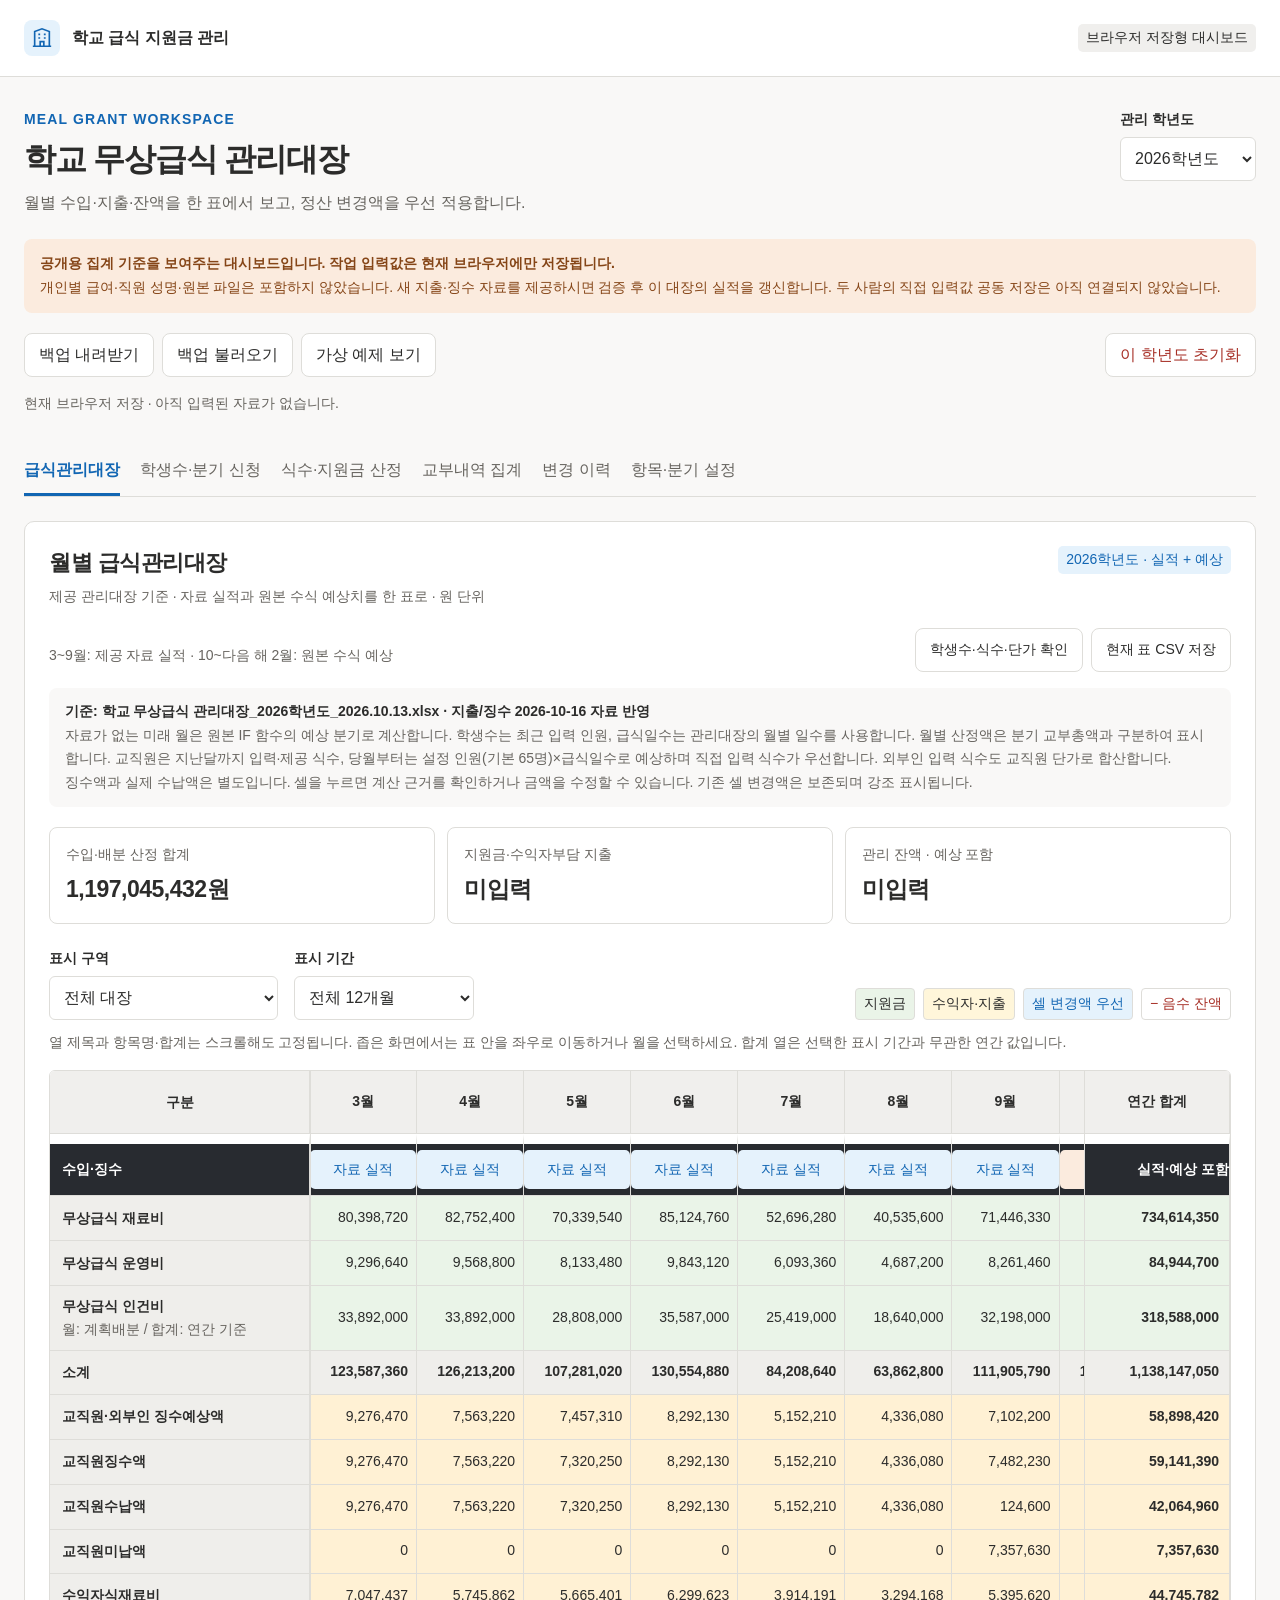
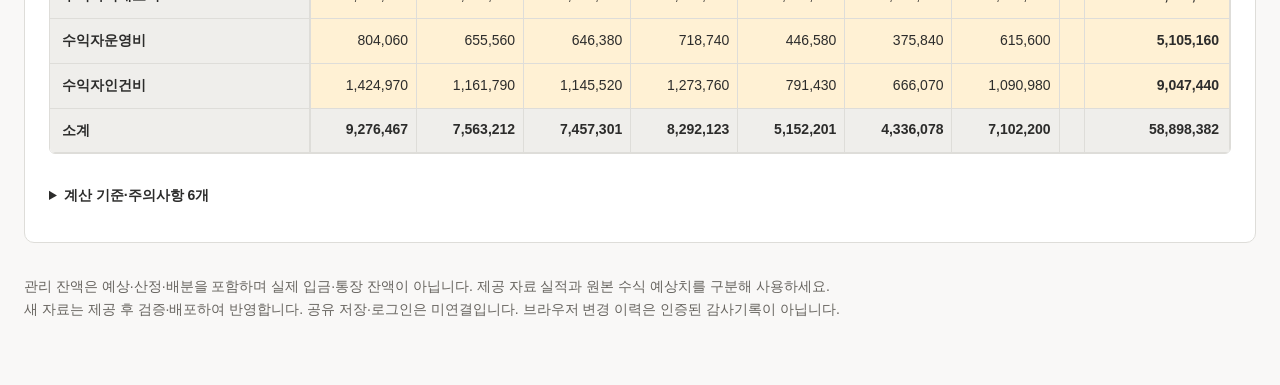
<file: index.html>
<!doctype html>
<html lang="ko"><head><meta charset="utf-8"><meta name="viewport" content="width=device-width, initial-scale=1"><meta name="color-scheme" content="light dark"><meta http-equiv="Content-Security-Policy" content="default-src 'none'; script-src 'unsafe-inline'; style-src 'unsafe-inline'; img-src data:; connect-src 'none'; base-uri 'none'; form-action 'none'; object-src 'none'"><title>학교 무상급식 관리대장</title><style>:root{color-scheme:light dark;--bg:#fff;--surface:#f9f8f7;--raised:#f0efed;--text:#2c2c2b;--muted:#67645f;--border:#deddd9;--blue:#1266b3;--blue-bg:#e5f2fc;--orange:#854517;--orange-bg:#fbebde;--green:#256442;--green-bg:#e8f1ec;--red:#a73027;--red-bg:#fce9e7}
*{box-sizing:border-box}body{margin:0;background:var(--surface);color:var(--text);font:16px/1.55 -apple-system,BlinkMacSystemFont,"Segoe UI","Noto Sans KR",sans-serif}button,input,select,textarea{font:inherit}button,a,input,select,textarea{outline-offset:3px}button:focus-visible,a:focus-visible,input:focus-visible,select:focus-visible,textarea:focus-visible{outline:3px solid var(--blue)}button{cursor:pointer;min-height:44px;border:1px solid var(--border);background:var(--bg);color:var(--text);padding:9px 14px;border-radius:8px;line-height:1.4}button:hover{background:var(--raised)}button.primary{background:var(--blue);color:white;border-color:var(--blue)}button.primary:hover{filter:brightness(.94)}button.danger{color:var(--red)}button:disabled{cursor:not-allowed;opacity:.5}input,select,textarea{min-height:44px;width:100%;border:1px solid var(--border);border-radius:6px;background:var(--bg);color:var(--text);padding:9px 10px}textarea{resize:vertical;min-height:70px}input[inputmode=numeric]{text-align:right;font-variant-numeric:tabular-nums}label{display:block;font-size:14px;font-weight:600;margin-bottom:6px}h1,h2,h3,p{margin:0}h1{font-size:32px;letter-spacing:-1.2px;line-height:1.25}h2{font-size:22px;letter-spacing:-.5px}h3{font-size:17px}small,.small{font-size:14px}.muted{color:var(--muted)}.mono{font-variant-numeric:tabular-nums}.top{background:var(--bg);border-bottom:1px solid var(--border)}.top-inner{max-width:1168px;margin:auto;padding:20px 24px;display:flex;align-items:center;justify-content:space-between;gap:16px}.brand{display:flex;align-items:center;gap:12px;font-weight:650}.mark{display:grid;place-items:center;width:36px;height:36px;border-radius:8px;background:var(--blue-bg);color:var(--blue)}.mark svg{width:22px;height:22px}.badge{display:inline-block;border-radius:5px;padding:3px 8px;background:var(--raised);font-size:14px;font-weight:500}.badge.blue{color:var(--blue);background:var(--blue-bg)}.badge.orange{color:var(--orange);background:var(--orange-bg)}main{max-width:1168px;margin:auto;padding:32px 24px 64px}.hero{display:flex;align-items:flex-start;justify-content:space-between;gap:24px}.eyebrow{font-size:14px;letter-spacing:.08em;font-weight:700;color:var(--blue);margin-bottom:8px}.hero p{margin-top:12px;color:var(--muted)}.yearbox{width:136px;flex-shrink:0}.notice{background:var(--orange-bg);color:var(--orange);padding:14px 16px;border-radius:8px;margin-top:24px;font-size:14px}.notice strong{display:block;margin-bottom:2px}.toolbar{display:flex;flex-wrap:wrap;gap:8px;margin-top:20px}.toolbar .push{margin-left:auto}.stats{display:grid;grid-template-columns:repeat(3,1fr);gap:16px;margin-top:24px}.stat{border:1px solid var(--border);border-radius:10px;background:var(--bg);padding:20px}.stat.accent{border-color:var(--blue);background:var(--blue-bg)}.stat label{color:var(--muted);font-weight:500}.stat .value{font-size:28px;font-weight:700;letter-spacing:-.7px;overflow-wrap:anywhere}.stat .caption{color:var(--muted);font-size:14px;margin-top:6px}.tabs{display:flex;border-bottom:1px solid var(--border);gap:20px;margin:32px 0 24px;overflow-x:auto}.tabs button{background:transparent;border:0;border-bottom:3px solid transparent;border-radius:0;padding:12px 0;white-space:nowrap;color:var(--muted)}.tabs button[aria-selected=true]{color:var(--blue);border-bottom-color:var(--blue);font-weight:700}.panel{background:var(--bg);border:1px solid var(--border);border-radius:10px;padding:24px;margin-top:20px}.panel:first-child{margin-top:0}.section-head{display:flex;align-items:flex-start;justify-content:space-between;gap:16px;margin-bottom:20px}.section-head p{font-size:14px;color:var(--muted);margin-top:6px}.selectors{display:grid;grid-template-columns:1fr 1fr;gap:16px;max-width:700px}.mode{display:flex;gap:8px;flex-wrap:wrap;margin:20px 0 12px}.mode button[aria-pressed=true]{color:var(--blue);border-color:var(--blue);background:var(--blue-bg);font-weight:650}.rules{display:flex;gap:10px;align-items:flex-start;background:var(--surface);border-radius:8px;padding:14px 16px;margin-bottom:20px;font-size:14px}.rules .step{color:var(--blue);font-weight:700;white-space:nowrap;flex-shrink:0}.entry-list{display:grid;gap:16px}.entry-card{border:1px solid var(--border);border-radius:8px;padding:20px}.entry-title{display:flex;justify-content:space-between;gap:12px;align-items:center;margin-bottom:14px}.entry-title strong{font-size:17px}.fields{display:grid;grid-template-columns:1fr 1fr 1fr;gap:16px}.field-help{font-size:14px;color:var(--muted);margin-top:6px}.effective{background:var(--blue-bg);border:1px solid transparent;border-radius:6px;padding:10px 12px;min-height:44px;font-weight:700;color:var(--blue);overflow-wrap:anywhere}.field.full{grid-column:1/-1}.reason{margin-top:14px}.entry-actions{display:flex;gap:8px;align-items:center;flex-wrap:wrap;margin-top:12px}.entry-actions button{font-size:14px;min-height:44px}.entry-actions .source{font-size:14px;color:var(--muted)}.savebar{display:flex;align-items:center;justify-content:space-between;gap:16px;margin-top:20px;padding-top:20px;border-top:1px solid var(--border)}.savebar p{font-size:14px;color:var(--muted)}.table-wrap{max-width:100%;overflow:auto}table{border-collapse:collapse;width:100%;font-size:14px}th,td{text-align:left;padding:13px 12px;border-bottom:1px solid var(--border);vertical-align:top}th{background:var(--surface);font-weight:650;white-space:nowrap}td.num,th.num{text-align:right;font-variant-numeric:tabular-nums;white-space:nowrap}tfoot td{font-weight:700;background:var(--blue-bg)}.list{display:grid;gap:12px}.history-item{padding:16px;border:1px solid var(--border);border-radius:8px}.history-item header{display:flex;justify-content:space-between;gap:12px;flex-wrap:wrap}.history-item p{font-size:14px;color:var(--muted);margin-top:8px;white-space:pre-wrap;overflow-wrap:anywhere}.history-item details{font-size:14px;margin-top:8px}.history-item summary{cursor:pointer;padding:8px 0;min-height:44px}.history-item ul{margin:8px 0 0;padding-left:20px;overflow-wrap:anywhere}.empty{background:var(--surface);text-align:center;padding:32px 16px;border-radius:8px;color:var(--muted)}.grid2{display:grid;grid-template-columns:1fr 1fr;gap:24px}.settings-fields{display:grid;grid-template-columns:repeat(3,1fr);gap:12px;margin:16px 0}.fund-list{margin-top:16px}.fund-row{display:flex;align-items:center;justify-content:space-between;gap:12px;padding:12px 0;border-bottom:1px solid var(--border)}.fund-row span{overflow-wrap:anywhere}.hint{font-size:14px;color:var(--muted);margin-top:12px}.error{padding:12px 16px;background:var(--red-bg);color:var(--red);border-radius:8px;margin:12px 0;font-size:14px}.status{font-size:14px;color:var(--muted);margin-top:16px;overflow-wrap:anywhere}#toast{position:fixed;left:50%;bottom:24px;transform:translateX(-50%);background:var(--text);color:var(--bg);border-radius:8px;padding:12px 18px;max-width:calc(100% - 32px);z-index:20;font-size:14px;box-shadow:0 4px 16px #0002}#toast[hidden]{display:none}.footer{margin-top:32px;font-size:14px;color:var(--muted);line-height:1.65}.help-list{margin:12px 0 0;padding-left:20px}.help-list li{margin:8px 0}.sr-only{position:absolute;width:1px;height:1px;padding:0;margin:-1px;overflow:hidden;clip:rect(0,0,0,0);white-space:nowrap;border:0}
@media(prefers-color-scheme:dark){:root{--bg:#191919;--surface:#202020;--raised:#30302e;--text:#f5f5f3;--muted:#b9b7b1;--border:#484845;--blue:#8bc3ff;--blue-bg:#203044;--orange:#edb080;--orange-bg:#392a20;--green:#92d4aa;--green-bg:#22342a;--red:#ffb0a8;--red-bg:#402724}button.primary{color:#152536}}
@media(max-width:700px){.top-inner{padding:16px}.top-inner .brand{font-size:14px}.top-inner>.badge{display:none}main{padding:24px 16px 48px}h1{font-size:28px}.hero{gap:12px;flex-wrap:wrap}.yearbox{width:100%;display:flex;align-items:center;gap:12px}.yearbox label{margin:0;white-space:nowrap}.yearbox select{max-width:150px}.stats{grid-template-columns:1fr;gap:10px}.stat{padding:16px}.stat .value{font-size:26px}.toolbar .push{margin-left:0}.panel{padding:18px}.section-head{flex-direction:column}.selectors,.fields,.grid2{grid-template-columns:1fr}.settings-fields{grid-template-columns:1fr}.savebar{align-items:stretch;flex-direction:column}.savebar button{width:100%}.entry-card{padding:16px}.tabs{gap:20px;margin-top:24px}.entry-title{align-items:flex-start}.entry-actions{align-items:flex-start}.rules{padding:12px}.field-help{margin-bottom:2px}.toolbar button{flex:1;white-space:nowrap}.notice{margin-top:20px}.fund-row{align-items:flex-start}.fund-row button{flex-shrink:0}}
.stats[hidden]{display:none}.funding-metrics{display:grid;grid-template-columns:repeat(3,minmax(0,1fr));gap:16px}.funding-metrics>div{border:1px solid var(--border);padding:16px;border-radius:8px;background:var(--surface);min-width:0}.funding-metrics strong{display:block;font-size:22px;letter-spacing:-.4px;font-variant-numeric:tabular-nums;overflow-wrap:anywhere}.funding-metrics p{font-size:14px;color:var(--muted);margin-top:8px}.grade-grid{display:grid;grid-template-columns:repeat(3,minmax(0,1fr));gap:16px;margin-top:16px}.grade-grid>div{min-width:0}
@media(max-width:700px){.funding-metrics,.grade-grid{grid-template-columns:1fr}}
@media(prefers-reduced-motion:no-preference){button{transition:background-color .12s,border-color .12s}}.catering-scroll{margin-top:16px;border:1px solid var(--border);border-radius:8px;max-height:740px}.catering-table{min-width:940px}.catering-table th,.catering-table td{vertical-align:middle}.catering-table thead th{position:sticky;top:0;z-index:2;background:var(--surface)}.catering-table th:first-child{min-width:75px}.catering-table td:nth-child(2){min-width:190px}.catering-table td:nth-child(3),.catering-table td:nth-child(4){min-width:170px}.catering-table small{display:block;font-size:14px;color:var(--muted);margin-top:6px;white-space:nowrap}.catering-table .catering-applied{color:var(--blue)}.catering-revenue{font-weight:700;background:var(--blue-bg);color:var(--blue)}.catering-table tfoot td{position:sticky;bottom:0;z-index:1}.catering-table input{max-width:160px}.catering-table output{font-variant-numeric:tabular-nums}
@media(max-width:700px){.catering-scroll{max-height:70vh}.catering-table{min-width:940px}}

.catering-table td:nth-child(2),.catering-table td:nth-child(3){min-width:170px}.catering-table td:nth-child(4){min-width:190px}.catering-table .catering-mobile-month{display:none}@media(max-width:700px){.catering-table .catering-mobile-month{display:block;color:var(--blue);margin:0 0 6px}}

body.matrix-page main{max-width:1900px}body.matrix-page .top-inner{max-width:1900px}
.ledger-panel{padding:24px;background:var(--bg);border:1px solid var(--border);border-radius:10px}
.ledger-controls{display:flex;justify-content:space-between;align-items:center;flex-wrap:wrap;gap:12px}.ledger-controls .mode{margin:0}
.ledger-actions{display:flex;gap:8px;flex-wrap:wrap}.ledger-actions button{font-size:14px}
.ledger-source{font-size:14px;line-height:1.7;padding:12px 16px;background:var(--surface);border-radius:8px;margin-top:16px;color:var(--muted)}.ledger-source strong{color:var(--text)}
.ledger-kpis{display:grid;grid-template-columns:repeat(3,minmax(0,1fr));gap:12px;margin-top:20px}.ledger-kpis>div{border:1px solid var(--border);border-radius:8px;padding:16px;min-width:0}.ledger-kpis label{font-weight:500;color:var(--muted)}.ledger-kpis strong{font-size:23px;letter-spacing:-.5px;font-variant-numeric:tabular-nums;overflow-wrap:anywhere}
.ledger-filters{display:flex;align-items:end;gap:16px;flex-wrap:wrap;margin-top:24px}.ledger-filters>div{min-width:180px}.ledger-legend{margin-left:auto;display:flex;gap:8px;flex-wrap:wrap;align-items:center;font-size:14px}.ledger-legend span{padding:4px 8px;border-radius:4px;border:1px solid var(--border)}.legend-budget{background:#eaf4e8}.legend-allocation{background:#fff6da}.legend-change{background:var(--blue-bg);color:var(--blue)}
.ledger-scroll{margin-top:16px;overflow:auto;max-height:76vh;border:1px solid var(--border);border-radius:6px;position:relative;overscroll-behavior-x:contain}
.ledger-table{table-layout:fixed;width:100%;min-width:1690px;border-collapse:separate;border-spacing:0;font-size:14px;color:var(--text);background:var(--bg);font-variant-numeric:tabular-nums}
.ledger-table th,.ledger-table td{border-right:1px solid var(--border);border-bottom:1px solid var(--border);padding:0;vertical-align:middle;height:44px}
.ledger-table thead th{position:sticky;top:0;z-index:6;text-align:center;background:var(--raised);height:48px;padding:8px;font-weight:700}
.ledger-table th:first-child{width:260px;text-align:left;padding:10px 12px;position:sticky;left:0;z-index:3;background:#efeeeb;box-shadow:1px 0 0 var(--border);font-weight:600;line-height:1.45}
.ledger-table thead th:first-child{z-index:8;background:var(--raised);text-align:center}
.ledger-table th:last-child,.ledger-table td:last-child{width:145px;position:sticky;right:0;z-index:4;box-shadow:-1px 0 0 var(--border)}
.ledger-table thead th:last-child{z-index:8}
.ledger-table td{text-align:right;background:var(--bg);white-space:nowrap}
.ledger-table td>span{display:block;padding:10px 8px}
.ledger-table td.ledger-annual{padding:10px 10px;font-weight:650;background:#f0f2f5}
.ledger-table td button{width:100%;height:100%;min-height:44px;border:0;border-radius:0;background:transparent;text-align:right;padding:10px 8px;color:inherit;font-size:14px;white-space:nowrap}
.ledger-table td button:hover{background:rgba(39,131,222,.12)}
.ledger-table td button:focus-visible{outline:2px solid var(--blue);outline-offset:-3px}
.ledger-table .ledger-budget td{background:#eaf4e8}
.ledger-table .ledger-allocation td{background:#fff1d4}
.ledger-table .ledger-cost td{background:#fffbdc}
.ledger-table .ledger-subtotal td,.ledger-table .ledger-subtotal th{background:#efeeeb;font-weight:650}
.ledger-table .ledger-grand td,.ledger-table .ledger-grand th{background:#dfe9f4;font-weight:750;border-top:2px solid #6d7f93}
.ledger-table .ledger-balance-row td,.ledger-table .ledger-balance-row th{background:#edf3fa;font-weight:650}
.ledger-table .ledger-section th,.ledger-table .ledger-section td{background:#282b30;color:#fff;font-size:14px;font-weight:650;border-top:10px solid var(--bg);height:62px}
.ledger-table .ledger-section th{z-index:5}
.ledger-table .ledger-section select{background:#282b30;border-color:#656970;color:white;min-height:44px;padding:8px 5px;font-size:14px;border-radius:0;text-align:center;appearance:auto}
.ledger-table .ledger-section td>span{font-size:14px;text-align:center;white-space:normal;line-height:1.35}
.ledger-table small{display:block;color:var(--muted);font-size:14px;font-weight:400;margin-top:3px}
.ledger-table .negative,.negative{color:var(--red)}
.ledger-table .ledger-overridden{box-shadow:inset 0 0 0 2px var(--blue)}.cell-dot{font-weight:900;color:var(--blue)}
.ledger-table.single{min-width:0;table-layout:fixed}.ledger-table.single th:first-child{width:40%}.ledger-table.single th:last-child,.ledger-table.single td:last-child{width:30%}
.ledger-notes{margin-top:20px;font-size:14px;line-height:1.7;color:var(--muted)}.ledger-notes summary{cursor:pointer;min-height:44px;padding:10px 0;font-weight:600;color:var(--text)}.ledger-notes li{margin:6px 0}
#ledger-editor{width:min(620px,calc(100% - 24px));max-height:90vh;overflow:auto;border:1px solid var(--border);border-radius:12px;background:var(--bg);color:var(--text);padding:24px}
#ledger-editor::backdrop{background:rgba(0,0,0,.4)}
#ledger-editor .section-head{align-items:center;flex-direction:row}
#ledger-edit-title{font-size:20px;overflow-wrap:anywhere}
#ledger-editor .rules{overflow-wrap:anywhere}
@media(prefers-color-scheme:dark){.legend-budget,.ledger-table .ledger-budget td{background:#223526}.legend-allocation,.ledger-table .ledger-allocation td{background:#3b301c}.ledger-table .ledger-cost td{background:#35331f}.ledger-table th:first-child,.ledger-table .ledger-subtotal td,.ledger-table .ledger-subtotal th{background:#30302d}.ledger-table .ledger-grand td,.ledger-table .ledger-grand th{background:#253549}.ledger-table .ledger-balance-row td,.ledger-table .ledger-balance-row th,.ledger-table td.ledger-annual{background:#26303c}.ledger-table .ledger-section th,.ledger-table .ledger-section td,.ledger-table .ledger-section select{background:#141619;color:#fff}}
@media(max-width:900px){.ledger-kpis{grid-template-columns:repeat(2,minmax(0,1fr))}.ledger-legend{margin-left:0}}
@media(max-width:700px){.ledger-panel{padding:16px}.ledger-kpis{grid-template-columns:1fr}.ledger-kpis strong{font-size:22px}.ledger-actions{width:100%}.ledger-actions button{flex:1 1 140px}.ledger-controls{align-items:stretch}.ledger-controls .mode{width:100%}.ledger-controls .mode button{flex:1}.ledger-filters>div{min-width:0;flex:1 1 100px}.ledger-table th:first-child{width:170px;padding:10px}.ledger-scroll{max-height:72vh}.ledger-table.single th:first-child{width:40%;padding:8px}.ledger-table.single td button,.ledger-table.single td>span{padding:8px 5px}.ledger-table.single td.ledger-annual{padding:8px 5px}.ledger-source{padding:12px}.ledger-table.single th:last-child,.ledger-table.single td:last-child{width:30%}.ledger-table.single{font-size:14px}#ledger-editor{padding:18px}.ledger-legend{gap:6px}.ledger-notes ul{padding-left:20px}.ledger-table.single{min-width:480px}.ledger-table.single th:first-child{width:36%;position:static}.ledger-table.single th:last-child,.ledger-table.single td:last-child{width:32%;position:static}.ledger-table.single thead th:first-child,.ledger-table.single thead th:last-child{position:sticky;top:0;left:auto;right:auto}.ledger-table.single td{white-space:nowrap;overflow-wrap:normal}.ledger-table.single th{white-space:normal;overflow-wrap:break-word}}
body:has(.request-layout) main,body:has(.request-layout) .top-inner{max-width:1900px}
.request-layout{margin-top:24px}.request-heading{display:flex;justify-content:space-between;align-items:flex-start;gap:16px}.request-heading .hint{margin-top:6px}.request-policy{display:flex;flex-wrap:wrap;gap:12px 24px;padding:12px 16px;margin-top:16px;border:1px solid var(--border);border-radius:8px;background:var(--surface);font-size:14px}.request-policy b{color:var(--blue);margin-right:8px}
.request-scroll{overflow:auto;max-width:100%;border:1px solid var(--border);border-radius:8px;margin-top:16px;overscroll-behavior-x:contain}.request-table,.request-grants-table,.request-legacy-table{font-size:14px;border-collapse:separate;border-spacing:0;table-layout:fixed;width:100%;font-variant-numeric:tabular-nums}.request-table{min-width:1740px}.request-table .request-quarter-col{width:140px}.request-input-col{width:80px}.request-month-col{width:80px}.request-days-col{width:70px}.request-meals-col{width:110px}.request-money-col{width:150px}
.request-layout table th,.request-layout table td{padding:10px 8px;border-right:1px solid var(--border);border-bottom:1px solid var(--border);vertical-align:middle}.request-layout table th{white-space:normal;line-height:1.4}.request-layout thead th{background:var(--surface);text-align:center;font-weight:650}.request-layout tbody th{background:var(--surface);text-align:left;font-weight:600}.request-layout small{display:block;color:var(--muted);font-size:14px;font-weight:400;margin-top:6px}.request-layout .num{white-space:nowrap;text-align:right}.request-layout table tr>:last-child{border-right:0}.request-layout input[inputmode=numeric]{min-width:0;min-height:44px;text-align:right;padding:8px 7px;font-size:16px;border-color:var(--border)}.request-layout input::placeholder{color:var(--muted);opacity:1}.request-table td.request-input{background:var(--bg)}.request-table .request-funder-total{background:var(--surface);font-weight:650}.request-table .request-grand{background:var(--blue-bg);color:var(--blue);font-weight:700}.request-table .request-subtotal th,.request-table .request-subtotal td{background:var(--surface);font-weight:650;border-top:1px solid var(--border)}.request-table tfoot th,.request-table tfoot td{background:var(--blue-bg);font-weight:700}.request-preview-status{margin-top:16px;padding:12px 16px;border-radius:8px;background:var(--surface);font-size:14px;color:var(--muted)}
.request-grants-heading{margin-top:32px}.request-grants-table{min-width:1430px}.request-grants-table th:nth-child(1){width:110px}.request-grants-table thead th:nth-child(2){width:90px}.request-grants-table thead th:nth-child(3){width:150px}.request-grants-table thead th:nth-child(7){width:220px}.request-grants-table thead th:last-child{width:130px}.request-grants-table input:not([type=checkbox]){font-size:16px}.request-check label{display:flex;gap:8px;align-items:center;font-weight:400;font-size:14px;line-height:1.4;margin:0}.request-check input[type=checkbox]{width:24px;height:24px;min-height:24px;flex:0 0 24px}.request-grants-table output{font-weight:500}.request-legacy{margin-top:24px;font-size:14px}.request-legacy summary{cursor:pointer;padding:12px 0;min-height:44px;font-weight:600}.request-legacy-table{min-width:1000px}.request-legacy-table th:nth-child(2){width:270px}.request-savebar{position:sticky;bottom:0;background:var(--bg);padding:16px 0 0;margin-top:24px;z-index:5}
@media(max-width:700px){.request-heading{flex-direction:column;gap:8px}.request-layout{margin-top:20px}.request-policy{gap:8px;padding:12px}.request-savebar{position:static}.request-layout .hint{line-height:1.6}.request-table thead tr:first-child>th:first-child,.request-table tbody th[scope=rowgroup]{position:sticky;left:0;z-index:2;background:var(--surface)}.request-table tfoot th:first-child,.request-table .request-subtotal th:first-child{position:static}.request-table .request-quarter-col{width:104px}}

.request-table{min-width:2000px}.request-settlement-col{width:220px}.request-settlement-cell{white-space:normal}.request-settlement summary,.request-history summary{min-height:44px;cursor:pointer;padding:10px 0;font-weight:600}.request-settlement label{font-size:14px;margin-top:12px}.request-settlement input{width:100%}.request-settlement .hint{white-space:normal;line-height:1.5}.request-count-basis{font-size:14px!important;color:var(--blue)!important;min-height:0}.request-count-basis:empty{display:none}.request-history{margin-top:24px}.request-history table{min-width:760px}.request-savebar{position:static}

@media(max-width:700px){.request-table:has(.request-settlement[open]) tbody th[scope=rowgroup],.request-table:has(.request-settlement[open]) thead tr:first-child>th:first-child{position:static}}

.grant-book{width:100%;min-width:1545px;table-layout:fixed;border-collapse:separate;border-spacing:0;font-size:14px}.grant-book input,.grant-book select{width:100%;min-height:44px;font-size:16px}.grant-book tbody th{background:var(--surface)}.grant-book .num{font-variant-numeric:tabular-nums}.grant-book td:has([data-grant-effective]){background:var(--blue-bg);color:var(--blue);font-weight:650}.grant-comparisons{display:flex;flex-wrap:wrap;gap:12px 24px;margin-top:16px}.grant-comparisons label{display:flex;align-items:center;gap:8px;font-size:14px;min-height:44px;margin:0}.grant-comparisons input{width:24px;height:24px}.grant-conflict{margin:16px 0;padding:20px;background:var(--orange-bg);border:1px solid var(--border);border-radius:8px}.grant-conflict p{overflow-wrap:anywhere;font-size:14px}.grant-conflict select{max-width:480px}.grant-excluded small{font-weight:600}.grant-archive{min-width:1000px;width:100%}.grant-book th small{display:block;color:var(--muted);font-size:14px;font-weight:400;margin-top:6px}body:has(#unified-grants) main,body:has(#unified-grants) .top-inner{max-width:1900px}
.grant-policy{display:block;line-height:1.65}.grant-book-scroll{max-height:720px}.grant-book thead th{position:sticky;top:0;z-index:2;background:var(--surface)}.grant-book tbody tr:focus-within{outline:2px solid var(--blue);outline-offset:-2px}@media(max-width:700px){.grant-book-scroll{max-height:70vh}}
.grant-mobile-id{display:none!important}@media(max-width:700px){.grant-mobile-id{display:block!important;font-size:14px!important;color:var(--blue)!important;white-space:normal;font-weight:500;line-height:1.4;margin:0 0 6px!important}}

.academic-calendar{margin-top:24px;padding:20px;border:1px solid var(--border);border-radius:10px;background:var(--bg);min-width:0}.calendar-heading{display:flex;justify-content:space-between;align-items:flex-start;gap:16px}.calendar-heading .hint{margin-top:6px}.calendar-heading .badge{flex-shrink:0}.calendar-source{margin-top:14px;background:var(--orange-bg);color:var(--orange);border-radius:8px;padding:0 14px;font-size:14px}.calendar-source summary{cursor:pointer;padding:12px 0;min-height:44px;font-weight:650}.calendar-source p{padding-bottom:14px;line-height:1.65}.calendar-months{display:flex;flex-wrap:wrap;gap:6px;margin-top:16px}.calendar-months button{font-size:14px;min-width:58px}.calendar-months button[aria-pressed=true]{background:var(--blue-bg);border-color:var(--blue);color:var(--blue);font-weight:700}.calendar-month-heading{display:flex;align-items:baseline;justify-content:space-between;gap:12px;margin-top:20px}.calendar-month-heading h4{font-size:18px;margin:0;white-space:nowrap}.calendar-month-heading .hint{margin:0}.calendar-scroll{overflow:auto;max-width:100%;border:1px solid var(--border);border-radius:8px;margin-top:12px;overscroll-behavior-x:contain}.calendar-table{table-layout:fixed;border-collapse:separate;border-spacing:0;width:max-content;font-size:14px;font-variant-numeric:tabular-nums}.request-layout .calendar-table th,.request-layout .calendar-table td{padding:6px 2px;text-align:center;vertical-align:middle}.request-layout .calendar-table tr>:first-child{position:sticky;left:0;background:var(--surface);z-index:2;text-align:left;padding:10px 12px;min-width:150px}.calendar-table thead th>span{display:block;font-size:14px;color:var(--muted);font-weight:400}.calendar-day{min-width:44px;width:44px;min-height:44px;border-color:transparent;border-radius:5px;padding:8px 0;font-size:15px;color:var(--muted);background:var(--surface)}.calendar-day[aria-pressed=true]{background:var(--blue-bg);color:var(--blue);border-color:var(--blue);font-weight:700}.calendar-total{font-weight:700;background:var(--blue-bg);color:var(--blue);white-space:nowrap}.calendar-events input{min-width:44px;min-height:44px;padding:8px 4px;font-size:14px}.calendar-events td{background:var(--surface)}.calendar-bulk{margin-top:12px}.calendar-bulk summary{min-height:44px;padding:10px 0;cursor:pointer;font-size:14px;font-weight:650}.calendar-bulk-fields{display:grid;grid-template-columns:150px 90px 90px 200px minmax(200px,1fr) auto;gap:12px;align-items:end;margin-top:12px}.calendar-bulk-fields label{margin:0;min-width:0}.calendar-bulk-fields input,.calendar-bulk-fields select{font-size:16px;margin-top:6px}.calendar-bulk-fields button{font-size:14px;min-height:44px}.calendar-edit-note{margin-top:12px}.calendar-edit-note>div{display:flex;gap:10px;max-width:750px}.calendar-edit-note select{max-width:130px;flex-shrink:0}.calendar-edit-note input{min-width:0}.request-month .calendar-jump{display:block;font-size:14px;padding:8px 3px;width:100%;margin-top:8px;color:var(--blue);min-height:44px}.request-days-source{color:var(--blue)!important;white-space:normal}.request-input input:disabled{color:var(--blue);background:var(--blue-bg);opacity:1;-webkit-text-fill-color:var(--blue)}
@media(max-width:1100px){.calendar-bulk-fields{grid-template-columns:repeat(3,minmax(0,1fr))}.calendar-bulk-note{grid-column:span 2}.calendar-heading{flex-direction:column;gap:10px}}
@media(max-width:700px){.academic-calendar{padding:14px 12px}.calendar-month-heading{align-items:flex-start;flex-direction:column;gap:6px}.calendar-months{display:grid;grid-template-columns:repeat(4,minmax(0,1fr))}.calendar-months button{min-width:0;padding:8px 4px}.calendar-table col:first-child{width:120px!important}.request-layout .calendar-table tr>:first-child{min-width:120px;padding:10px 8px}.calendar-bulk-fields{grid-template-columns:repeat(2,minmax(0,1fr))}.calendar-bulk-note{grid-column:1/-1}.calendar-bulk-fields button{grid-column:1/-1}.calendar-edit-note>div{flex-direction:column}.calendar-edit-note select{max-width:100%}.calendar-heading .badge{white-space:normal}.calendar-source{padding:0 10px}}

.calendar-note-button{width:44px;min-width:44px;min-height:44px;padding:6px 2px;font-size:14px;color:var(--muted);border-color:transparent;background:var(--surface)}.calendar-note-button.has-note{color:var(--blue);background:var(--blue-bg);font-weight:650;border-color:var(--border)}.calendar-edit-note textarea{min-width:0;min-height:76px;line-height:1.6;overflow-wrap:anywhere}.calendar-edit-note select{align-self:flex-start}

/* Public holidays are labels only: never change the saved meal schedule. */
.calendar-holidays{margin-top:12px;padding:12px 14px;border:1px solid var(--border);border-radius:8px;background:var(--surface)}
.calendar-holiday-key{color:var(--orange);font-weight:650}
.calendar-holidays>ul{display:flex;flex-wrap:wrap;gap:8px;list-style:none;padding:0;margin:10px 0 0}
.calendar-holidays>ul button{min-height:44px;white-space:normal;text-align:left;font-size:14px;color:var(--orange);background:var(--orange-bg);border-color:var(--border);padding:8px 12px}
.calendar-holidays>ul button:hover{border-color:var(--orange)}
.calendar-holidays>ul b{margin-right:4px;white-space:nowrap}
.calendar-holidays details{margin-top:8px;font-size:14px}
.calendar-holidays summary{min-height:44px;padding:10px 0;cursor:pointer;font-weight:600}
.calendar-holidays details .hint{margin:0 0 8px}
.calendar-holiday-sources{padding-left:20px;margin:8px 0;overflow-wrap:anywhere}
.calendar-holiday-sources a{display:inline-block;color:var(--blue);padding:8px 0;min-height:44px}
.request-layout .calendar-table thead th.calendar-weekend,.request-layout .calendar-table thead th.calendar-holiday{color:var(--orange);background:var(--orange-bg)}
.calendar-table thead th.calendar-weekend>span,.calendar-table thead th.calendar-holiday>span{color:var(--muted)}
.calendar-holiday-tag{display:block;color:var(--muted);font-size:14px;line-height:1.3;font-weight:650;margin-top:3px}
@media(max-width:700px){.calendar-holidays{padding:10px}.calendar-holidays>ul{gap:6px}.calendar-holidays>ul li{max-width:100%}.calendar-holidays>ul button{max-width:100%;overflow-wrap:anywhere}}

.calendar-bulk-actions{display:flex;gap:8px;align-items:center;flex-wrap:wrap}.calendar-bulk-actions button{white-space:nowrap}.calendar-bulk-actions #calendar-bulk-cancel:not(:disabled){color:var(--orange);border-color:var(--orange)}
@media(max-width:1100px){.calendar-bulk-actions{grid-column:1/-1}}
@media(max-width:700px){.calendar-bulk-actions{display:grid;grid-template-columns:1fr 1fr}.calendar-bulk-fields .calendar-bulk-actions button{grid-column:auto;width:100%}}
@media(min-width:701px) and (max-width:1300px){.calendar-bulk-fields{grid-template-columns:repeat(3,minmax(0,1fr))}.calendar-bulk-note{grid-column:span 2}.calendar-bulk-actions{grid-column:1/-1}}
</style></head><body><header class="top">
  <div class="top-inner">
    <div class="brand"><span class="mark" aria-hidden="true"><svg viewBox="0 0 24 24" fill="none" stroke="currentColor" stroke-width="1.8"><path d="M4 21V5l8-3 8 3v16M2 21h20M8 8h2m4 0h2M8 12h2m4 0h2M10 21v-5h4v5"/></svg></span>학교 급식 지원금 관리</div>
    <span class="badge">브라우저 저장형 대시보드</span>
  </div>
</header>
<main>
  <section class="hero">
    <div><div class="eyebrow">MEAL GRANT WORKSPACE</div><h1>학교 무상급식 관리대장</h1><p>월별 수입·지출·잔액을 한 표에서 보고, 정산 변경액을 우선 적용합니다.</p></div>
    <div class="yearbox"><label for="year">관리 학년도</label><select id="year"></select></div>
  </section>
  <div class="notice"><strong>공개용 집계 기준을 보여주는 대시보드입니다. 작업 입력값은 현재 브라우저에만 저장됩니다.</strong>개인별 급여·직원 성명·원본 파일은 포함하지 않았습니다. 새 지출·징수 자료를 제공하시면 검증 후 이 대장의 실적을 갱신합니다. 두 사람의 직접 입력값 공동 저장은 아직 연결되지 않았습니다.</div>
  <div class="toolbar">
    <button id="export">백업 내려받기</button><button id="import">백업 불러오기</button><button id="sample">가상 예제 보기</button><button id="clear" class="push danger">이 학년도 초기화</button>
    <input id="import-file" type="file" accept=".json,application/json" hidden>
  </div>
  <p class="status" id="storage-status" role="status"></p>
  <section class="stats" aria-label="저장된 지원금 요약">
    <div class="stat"><label>교부내역 · 최초 입력액</label><div class="value mono" id="stat-original">미입력</div><p class="caption">통합 교부표에 저장한 실제 교부내역</p></div>
    <div class="stat accent"><label>교부내역 · 정산 적용액</label><div class="value mono" id="stat-total">미입력</div><p class="caption" id="stat-difference">저장한 값이 여기에 반영됩니다.</p></div>
    <div class="stat"><label>교부내역 · 정산 변경</label><div class="value mono" id="stat-overrides">0건</div><p class="caption" id="stat-missing">미입력 항목을 확인하세요.</p></div>
  </section>
  <nav class="tabs" role="tablist" aria-label="지원금 관리 메뉴">
    <button id="tab-ledger" role="tab" aria-controls="content" data-tab="ledger" aria-selected="true">급식관리대장</button>
    <button id="tab-enrollment" role="tab" aria-controls="content" data-tab="enrollment" aria-selected="false">학생수·분기 신청</button>
    <button id="tab-calculation" role="tab" aria-controls="content" data-tab="calculation" aria-selected="false">식수·지원금 산정</button>
    <button id="tab-summary" role="tab" aria-controls="content" data-tab="summary" aria-selected="false">교부내역 집계</button>
    <button id="tab-history" role="tab" aria-controls="content" data-tab="history" aria-selected="false">변경 이력</button>
    <button id="tab-settings" role="tab" aria-controls="content" data-tab="settings" aria-selected="false">항목·분기 설정</button>
  </nav>
  <section id="content" role="tabpanel" aria-labelledby="tab-ledger"></section>
  <footer class="footer">관리 잔액은 예상·산정·배분을 포함하며 실제 입금·통장 잔액이 아닙니다. 제공 자료 실적과 원본 수식 예상치를 구분해 사용하세요.<br>새 자료는 제공 후 검증·배포하여 반영합니다. 공유 저장·로그인은 미연결입니다. 브라우저 변경 이력은 인증된 감사기록이 아닙니다.</footer>
</main>
<div id="toast" role="status" aria-live="polite" hidden></div><script>(function(root){const data={"year":2026,"actualThroughMonth":9,"asOf":"2026-10-16","staffMeals":[1489,1214,1197,1331,827,696,1140,1140,1140,1260,180,0],"expenseRows":{"19":[61836080.0,63958020.0,10742780.0,111939030.0,0,0,55328760.0,0,0,0,0,0],"20":[17567090.0,14983260.0,12862150.0,18592860.0,3101000.0,93272070.0,4341400.0,0,0,0,0,0],"21":[0,0,0,0,0,0,0,0,0,0,0,0],"22":[8183200.0,8317150.0,6902290.0,9101830.0,0,2046660.0,14483800.0,0,0,0,0,0],"23":[0,0,0,0,0,0,0,0,0,0,0,0],"26":[681000.0,691500.0,532500.0,730500.0,493500.0,313500.0,0,0,0,0,0,0],"27":[0,290400.0,523600.0,698500.0,795300.0,374000.0,277200.0,0,0,0,0,0],"28":[0,0,0,0,2868640.0,0,853300.0,0,0,0,0,0],"29":[184250.0,2549090.0,2132790.0,1553150.0,2054790.0,1454760.0,637990.0,0,0,0,0,0],"30":[313910.0,910930.0,1255070.0,1066950.0,1049950.0,688970.0,744010.0,0,0,0,0,0],"31":[1013460.0,1281110.0,1180910.0,1521110.0,1884970.0,1744570.0,2056340.0,0,0,0,0,0],"32":[740050.0,994850.0,860050.0,1038650.0,903850.0,0,742650.0,0,0,0,0,0],"33":[0,0,0,0,0,0,0,0,0,0,0,0],"34":[0,0,0,0,0,0,0,0,0,0,0,0],"35":[0,0,0,0,0,0,0,0,0,0,0,0],"38":[33713000.0,33713000.0,28656000.0,35399000.0,25285000.0,18542000.0,33713000.0,0,0,0,0,0],"43":[0,0,0,0,0,0,0,0,0,0,0,0],"44":[87000.0,87000.0,87000.0,87000.0,0,87000.0,87000.0,0,0,0,0,0],"45":[385000.0,0,976800.0,171600.0,0,2779800.0,451200.0,0,0,0,0,0],"46":[132000.0,132000.0,132000.0,132000.0,274120.0,132000.0,132000.0,0,0,0,0,0],"47":[0,0,0,0,0,0,0,0,0,0,0,0],"48":[130000.0,130000.0,130000.0,130000.0,130000.0,130000.0,130000.0,0,0,0,0,0],"49":[0,35000.0,0,0,0,0,0,0,0,0,0,0]},"receipts":{"charged":[9276470.0,7563220.0,7320250.0,8292130.0,5152210.0,4336080.0,7482230.0,0,0,0,0,0],"received":[9276470.0,7563220.0,7320250.0,8292130.0,5152210.0,4336080.0,124600.0,0,0,0,0,0],"writeoff":[0.0,0.0,0.0,0.0,0.0,0.0,0.0,0,0,0,0,0]},"grades":{"3":[312,282,292],"4":[312,282,292],"5":[312,282,292],"6":[307,272,289],"7":[307,272,289],"8":[307,272,289],"9":[307,272,289],"10":[307,272,289],"11":[307,272,289],"12":[307,272,289],"1":[307,272,289],"2":[307,272,289]},"days":{"3":[20,18,20],"4":[20,20,20],"5":[17,17,17],"6":[21,21,21],"7":[13,13,13],"8":[10,10,10],"9":[16,18,19],"10":[19,19,19],"11":[19,19,19],"12":[21,21,21],"1":[3,3,3],"2":[0,0,0]},"provenance":{"ledger":"학교 무상급식 관리대장_2026학년도_2026.10.13.xlsx","expenses":"지출실적조회(지출결의)_20261016.xlsx","receipts":"징수부_20261016.csv","expenseGrain":"지급확정 상세행 · 제목의 급식 대상월 우선, 없으면 확정일자 월","receiptGrain":"교직원 포함 적요의 급식 대상월 · 징수/수납/불납결손 분리","closedWindow":"2026-03~2026-09","forecastWindow":"2026-10~2027-02"},"quality":{"expenseRows":224,"matchedExpenseRows":120,"receiptEvents":35,"excludedExpenseAmount":47647550.0,"partialCurrentMonthExpense":0,"partialCurrentMonthCharge":0,"partialCurrentMonthReceipt":0}};if(typeof module!=='undefined'&&module.exports)module.exports=data;else root.LedgerData=data;})(typeof window!=='undefined'?window:globalThis);
</script><script>// Aggregate day marks only: original workbook 기초자료!BM5:CQ62.
// Source date headers differ from the selected academic year; reference stays inactive until confirmed.
(function(root){const data={"3":{"headerYear":2025,"grades":[[3,4,5,6,9,10,11,12,13,16,17,18,19,20,23,24,25,26,30,31],[3,4,5,6,9,10,11,12,13,16,17,18,19,20,23,24,30,31],[3,4,5,6,9,10,11,12,13,16,17,18,19,20,23,24,25,26,30,31]]},"4":{"headerYear":2025,"grades":[[1,2,3,7,8,9,10,13,14,15,16,17,20,21,22,23,24,27,28,29],[1,2,3,7,8,9,10,13,14,15,16,17,20,21,22,23,24,27,28,29],[1,2,3,7,8,9,10,13,14,15,16,17,20,21,22,23,24,27,28,29]]},"5":{"headerYear":2025,"grades":[[6,7,8,11,12,13,14,15,18,19,20,21,22,26,27,28,29],[6,7,8,11,12,13,14,15,18,19,20,21,22,26,27,28,29],[6,7,8,11,12,13,14,15,18,19,20,21,22,26,27,28,29]]},"6":{"headerYear":2025,"grades":[[1,2,4,5,8,9,10,11,12,15,16,17,18,19,22,23,24,25,26,29,30],[1,2,4,5,8,9,10,11,12,15,16,17,18,19,22,23,24,25,26,29,30],[1,2,4,5,8,9,10,11,12,15,16,17,18,19,22,23,24,25,26,29,30]]},"7":{"headerYear":2025,"grades":[[1,2,6,7,8,9,10,13,14,15,16,20,21],[1,2,6,7,8,9,10,13,14,15,16,20,21],[1,2,6,7,8,9,10,13,14,15,16,20,21]]},"8":{"headerYear":2025,"grades":[[18,19,20,21,24,25,26,27,28,31],[18,19,20,21,24,25,26,27,28,31],[18,19,20,21,24,25,26,27,28,31]]},"9":{"headerYear":2025,"grades":[[1,2,3,4,7,8,14,15,16,17,18,21,22,28,29,30],[1,2,3,4,7,8,9,10,14,15,16,17,18,21,22,28,29,30],[1,2,3,4,7,8,9,10,11,14,15,16,17,18,21,22,28,29,30]]},"10":{"headerYear":2025,"grades":[[1,2,6,7,8,12,13,14,15,19,20,21,22,23,26,27,28,29,30],[1,2,6,7,8,12,13,14,15,19,20,21,22,23,26,27,28,29,30],[1,2,6,7,8,12,13,14,15,19,20,21,22,23,26,27,28,29,30]]},"11":{"headerYear":2025,"grades":[[2,3,4,5,6,9,10,11,12,13,16,17,20,23,24,25,26,27,30],[2,3,4,5,6,9,10,11,12,13,16,17,20,23,24,25,26,27,30],[2,3,4,5,6,9,10,11,12,13,16,17,20,23,24,25,26,27,30]]},"12":{"headerYear":2025,"grades":[[1,2,3,4,7,8,9,10,11,14,15,16,17,21,22,23,24,28,29,30,31],[1,2,3,4,7,8,9,10,11,14,15,16,17,21,22,23,24,28,29,30,31],[1,2,3,4,7,8,9,10,11,14,15,16,17,21,22,23,24,28,29,30,31]]},"1":{"headerYear":2026,"grades":[[4,5,6],[4,5,6],[4,5,6]]},"2":{"headerYear":2026,"grades":[[],[],[]]}};if(typeof module!=='undefined'&&module.exports)module.exports=data;else root.MealCalendarReference=data;})(typeof window!=='undefined'?window:globalThis);
</script><script>(function(root){
'use strict';
const REF=typeof module!=='undefined'&&module.exports?require('./calendar-reference.cjs'):root.MealCalendarReference;
const M=[3,4,5,6,7,8,9,10,11,12,1,2];
function actualYear(year,m){return m<3?year+1:year;}
function length(year,m){return new Date(Date.UTC(actualYear(year,m),m,0)).getUTCDate();}
function initial(year=2026){return {year,months:Object.fromEntries(M.map(m=>[m,{use:[false,false,false],grades:[0,1,2].map(i=>Array.from({length:length(year,m)},(_,d)=>year===2026&&REF[m].grades[i].includes(d+1)?1:0)),notes:{}}]))};}
function validate(x,year=2026){if(x===undefined||x===null)return initial(year);if(!Number.isSafeInteger(year)||year<1900||year>2200||x.year!==year||!x.months||typeof x.months!=='object'||Array.isArray(x.months)||Object.keys(x.months).some(m=>!M.includes(Number(m))))throw Error('학사일정 학년도·월 형식이 올바르지 않습니다.');
const months=Object.fromEntries(M.map(m=>{const n=length(year,m),v=x.months[m],out=cleanMonth(v,n,m);if(v.bulkUndo!==undefined)out.bulkUndo=cleanUndo(v.bulkUndo,n,m);return [m,out];}));return {year,months};}
function cleanMonth(v,n,m){if(!v||!Array.isArray(v.use)||v.use.length!==3||v.use.some(a=>typeof a!=='boolean')||!Array.isArray(v.grades)||v.grades.length!==3||v.grades.some(a=>!Array.isArray(a)||a.length!==n||a.some(b=>b!==0&&b!==1)))throw Error(m+'월 학년별 일정은 실제 날짜별 0 또는 1이어야 합니다.');
if(!v.notes||typeof v.notes!=='object'||Array.isArray(v.notes)||Object.entries(v.notes).some(([d,t])=>!/^([1-9]|[12][0-9]|3[01])$/.test(d)||+d>n||typeof t!=='string'||t.length>120))throw Error(m+'월 학사일정 메모를 확인하세요 (날짜별 120자 이내).');return {use:[...v.use],grades:v.grades.map(a=>[...a]),notes:Object.fromEntries(Object.entries(v.notes).filter(([,t])=>t.trim()))};}
function checkPeriod(n,grade,from,to,value,note){if((grade!=='all'&&(!Number.isInteger(grade)||grade<0||grade>2))||!Number.isInteger(from)||!Number.isInteger(to)||from<1||to>n||from>to||![0,1,'keep'].includes(value)||typeof note!=='string'||note.length>120)throw Error('학사일정 학년·날짜·급식 여부·메모를 확인하세요.');}
function applyMonth(v,grade,from,to,value,note){if(value!=='keep')v.grades.forEach((g,i)=>{if(grade==='all'||grade===i){for(let d=from;d<=to;d++)g[d-1]=value;v.use[i]=true;}});if(note)for(let d=from;d<=to;d++)v.notes[d]=note;}
function cleanUndo(u,n,m){if(!u||typeof u!=='object'||Array.isArray(u))throw Error(m+'월 기간 반영 취소 기록을 확인하세요.');const {grade,from,to,value,note}=u;checkPeriod(n,grade,from,to,value,note);const before=cleanMonth(u.before,n,m),after=cleanMonth(u.after,n,m),expected=cleanMonth(before,n,m);applyMonth(expected,grade,from,to,value,note);if(JSON.stringify(expected)!==JSON.stringify(after))throw Error(m+'월 기간 반영 취소 기록이 일치하지 않습니다.');return {grade,from,to,value,note,before,after};}

function days(calendar,m,i){const v=calendar?.months?.[m];return v?.use?.[i]===true?v.grades[i].reduce((a,b)=>a+b,0):null;}
function totals(calendar,m){return calendar.months[m].grades.map(a=>a.reduce((x,y)=>x+y,0));}
function weekday(year,m,d){return new Date(Date.UTC(actualYear(year,m),m-1,d)).getUTCDay();}
// A date edit is itself the instruction to use the schedule for that month/grade.
// Unedited legacy inputs remain untouched; use[] is retained for backup compatibility.
function setRange(calendar,m,grade,from,to,value){const v=calendar?.months?.[m],n=length(calendar?.year,m);if(!M.includes(m)||!v||value==='keep')throw Error('학사일정 학년·날짜·급식 여부를 확인하세요.');checkPeriod(n,grade,from,to,value,'');applyMonth(v,grade,from,to,value,'');}
function setDay(calendar,m,i,d,value){setRange(calendar,m,i,d,d,value);}
// Save one reversible period operation per month, including the previous linkage flags.
// The record is included in normal saves/backups, never in financial/grant records.
function applyPeriod(calendar,m,grade,from,to,value,note=''){const v=calendar?.months?.[m],n=length(calendar?.year,m);if(!M.includes(m)||!v)throw Error('학사일정 대상 월을 확인하세요.');checkPeriod(n,grade,from,to,value,note);note=note.trim();const before=cleanMonth(v,n,m),after=cleanMonth(v,n,m);applyMonth(after,grade,from,to,value,note);if(JSON.stringify(before)===JSON.stringify(after))return false;Object.assign(v,cleanMonth(after,n,m),{bulkUndo:{grade,from,to,value,note,before,after}});return true;}
function undoPeriod(calendar,m){const v=calendar?.months?.[m],n=length(calendar?.year,m);if(!M.includes(m)||!v?.bulkUndo)throw Error('취소할 기간 반영이 없습니다.');const u=cleanUndo(v.bulkUndo,n,m),target=[0,1,2].filter(i=>u.value!=='keep'&&(u.grade==='all'||u.grade===i)),conflict=()=>{throw Error('기간 반영 후 같은 날짜의 급식 여부나 메모가 다시 수정되었습니다. 이후 입력을 보호하기 위해 취소하지 않았습니다. 해당 날짜를 확인해 직접 수정하세요.');};
// Check the entire reverse patch before touching anything. Other dates/grades stay intact.
for(const i of target)for(let d=u.from;d<=u.to;d++)if(v.grades[i][d-1]!==u.after.grades[i][d-1])conflict();if(u.note)for(let d=u.from;d<=u.to;d++)if((v.notes[d]??null)!==(u.after.notes[d]??null))conflict();
for(const i of target){const unchanged=v.grades[i].every((x,d)=>x===u.after.grades[i][d]);for(let d=u.from;d<=u.to;d++)v.grades[i][d-1]=u.before.grades[i][d-1];if(unchanged)v.use[i]=u.before.use[i];}
if(u.note)for(let d=u.from;d<=u.to;d++){if(u.before.notes[d]!==undefined)v.notes[d]=u.before.notes[d];else delete v.notes[d];}delete v.bulkUndo;return {grade:u.grade,from:u.from,to:u.to};}

const api={M,REF,actualYear,length,initial,validate,days,totals,weekday,setDay,setRange,applyPeriod,undoPeriod};if(typeof module!=='undefined'&&module.exports)module.exports=api;else root.MealCalendar=api;
})(typeof window!=='undefined'?window:globalThis);
</script><script>(function(root){
'use strict';
// Verified, offline civil-year dates. Do not infer substitute/temporary holidays.
// Calendar-year keys are independent of the academic-year data classification.
const SOURCES=Object.freeze([
 {name:'2026년 월력요항 · 한국천문연구원',url:'https://www.kasi.re.kr/kor/publication/post/newsMaterial/32031'},
 {name:'2027년 월력요항 · 우주항공청',url:'https://www.kasa.go.kr/prog/plcyBrf/brief/kor/sub01_01_04/view.do?plcyBrfNo=431'},
 {name:'노동절·제헌절 공휴일 지정 · 인사혁신처',url:'https://www.mpm.go.kr/mpm/comm/newsPress/newsPressRelease?boardId=bbs_0000000000000029&cntId=4250&mode=view'},
 {name:'2027년 부처님오신날 날짜 교차 확인',url:'https://publicholidays.co.kr/ko/buddhas-birthday'}
].map(Object.freeze));
const RAW={
 2026:[
 ['01-01','1월 1일'],['02-16','설 연휴'],['02-17','설날'],['02-18','설 연휴'],
 ['03-01','3·1절'],['03-02','대체공휴일 (3·1절)','substitute'],
 ['05-01','노동절'],['05-05','어린이날'],['05-24','부처님오신날'],['05-25','대체공휴일 (부처님오신날)','substitute'],
 ['06-03','제9회 전국동시지방선거','election'],['06-06','현충일'],['07-17','제헌절'],
 ['08-15','광복절'],['08-17','대체공휴일 (광복절)','substitute'],
 ['09-24','추석 연휴'],['09-25','추석'],['09-26','추석 연휴'],
 ['10-03','개천절'],['10-05','대체공휴일 (개천절)','substitute'],['10-09','한글날'],['12-25','성탄절']
 ],
 2027:[
 ['01-01','1월 1일'],['02-06','설 연휴'],['02-07','설날'],['02-08','설 연휴'],['02-09','대체공휴일 (설날)','substitute'],
 ['03-01','3·1절'],['05-01','노동절'],['05-03','대체공휴일 (노동절)','substitute'],['05-05','어린이날'],['05-13','부처님오신날'],
 ['06-06','현충일'],['07-17','제헌절'],['07-19','대체공휴일 (제헌절)','substitute'],
 ['08-15','광복절'],['08-16','대체공휴일 (광복절)','substitute'],
 ['09-14','추석 연휴'],['09-15','추석'],['09-16','추석 연휴'],
 ['10-03','개천절'],['10-04','대체공휴일 (개천절)','substitute'],['10-09','한글날'],['10-11','대체공휴일 (한글날)','substitute'],
 ['12-25','성탄절'],['12-27','대체공휴일 (성탄절)','substitute']
 ]
};
const DATA=Object.freeze(Object.fromEntries(Object.entries(RAW).map(([year,rows])=>[year,Object.freeze(Object.fromEntries(rows.map(([md,name,type='public'])=>[md,Object.freeze({date:year+'-'+md,name,type})])))])));
function supports(year){return Object.hasOwn(DATA,year);}
function month(year,m){if(!Number.isInteger(year)||!Number.isInteger(m)||m<1||m>12)return [];const prefix=String(m).padStart(2,'0')+'-';return Object.entries(DATA[year]??{}).filter(([md])=>md.startsWith(prefix)).map(([,h])=>h);}
function at(year,m,d){if(!Number.isInteger(year)||!Number.isInteger(m)||!Number.isInteger(d)||m<1||m>12||d<1||d>31)return null;return DATA[year]?.[String(m).padStart(2,'0')+'-'+String(d).padStart(2,'0')]??null;}
const api=Object.freeze({years:Object.freeze([2026,2027]),SOURCES,supports,month,at});
if(typeof module!=='undefined'&&module.exports)module.exports=api;else root.MealHolidays=api;
})(typeof window!=='undefined'?window:globalThis);
</script><script>(function(root){
'use strict';
const Calendar=typeof module!=='undefined'&&module.exports?require('./calendar.cjs'):root.MealCalendar;
const M=[3,4,5,6,7,8,9,10,11,12,1,2],QM=[[3,4,5],[6,7,8],[9,10,11],[12,1,2]],BASE=[2,5,8,11];
const blank=()=>({original:null,revised:null,reason:''});
const SOURCE_KEYS=['educationFood','cityFood','educationOperations'];
const sourceGrants=()=>Object.fromEntries(SOURCE_KEYS.map(k=>[k,blank()]));
function initial(){return {enabled:false,quarters:QM.map(months=>({people:[null,null,null],monthlyPeople:{},days:Object.fromEntries(months.map(m=>[m,[null,null,null]])),food:blank(),operations:blank(),grants:sourceGrants(),useReceived:false})),settlement:Object.fromEntries(M.map(m=>[m,{people:[null,null,null],reason:''}]))};}
function n(v,max=100000){if(v!==null&&(!Number.isSafeInteger(v)||v<0||v>max))throw Error('학생수·일수·금액은 허용 범위의 0 이상 정수여야 합니다.');return v;}
function triple(a,max){if(!Array.isArray(a)||a.length!==3)throw Error('1~3학년 값을 모두 확인하세요.');return a.map(v=>n(v,max));}
function validate(x){if(x===undefined||x===null)return initial();if(typeof x.enabled!=='boolean'||!Array.isArray(x.quarters)||x.quarters.length!==4)throw Error('분기 신청 형식이 올바르지 않습니다.');const out=initial();out.enabled=x.enabled;
out.quarters=x.quarters.map((q,i)=>{if(q.monthlyPeople!==undefined&&(!q.monthlyPeople||typeof q.monthlyPeople!=='object'||Array.isArray(q.monthlyPeople)||Object.keys(q.monthlyPeople).some(m=>!QM[i].includes(Number(m)))))throw Error('월별 신청 학생수 형식을 확인하세요.');const y={people:triple(q.people,100000),monthlyPeople:Object.fromEntries(QM[i].filter(m=>Object.prototype.hasOwnProperty.call(q.monthlyPeople??{},m)).map(m=>[m,triple(q.monthlyPeople[m],100000)])),days:Object.fromEntries(QM[i].map(m=>[m,triple(q.days?.[m],31)])),useReceived:q.useReceived===true};for(const k of ['food','operations']){const z=q[k];if(!z||typeof z.reason!=='string'||z.reason.length>500)throw Error('교부 변경 사유 형식을 확인하세요.');y[k]={original:n(z.original,9e12),revised:n(z.revised,9e12),reason:z.reason};if(z.revised!==null&&!z.reason.trim())throw Error('변경 교부액에는 사유가 필요합니다.');}y.grants=Object.fromEntries(SOURCE_KEYS.map(k=>{const z=q.grants?.[k]??blank();if(typeof z.reason!=='string'||z.reason.length>500)throw Error('재원별 교부 변경 사유를 확인하세요.');const v={original:n(z.original,9e12),revised:n(z.revised,9e12),reason:z.reason};if(v.revised!==null&&!v.reason.trim())throw Error('재원별 변경 교부액에는 사유가 필요합니다.');return [k,v];}));return y;});
out.settlement=Object.fromEntries(M.map(m=>{const s=x.settlement?.[m];if(!s||typeof s.reason!=='string'||s.reason.length>500)throw Error('월별 정산 인원 형식을 확인하세요.');const people=triple(s.people,100000);if(people.some(v=>v!==null)&&!s.reason.trim())throw Error('정산 인원을 수정하면 사유가 필요합니다.');return [m,{people,reason:s.reason}];}));return out;}
const mul=(a,b)=>a===null||b===null?null:a*b;
const sum=a=>a.some(v=>v===null)?null:a.reduce((x,y)=>x+y,0);
const effective=e=>e.revised??e.original;
// Expected funding shares supplied by the user. Keep cents; no invented whole-won truncation.
const cents=n=>Math.round(n*100)/100;
function fundingSplit(food,operations){const educationFood=food===null?null:Math.round(food*72)/100,cityFood=food===null?null:cents(food-educationFood);return {food,operations,educationFood,cityFood,educationOperations:operations,educationTotal:sum([educationFood,operations]),cityTotal:cityFood,total:sum([food,operations])};}
function received(q,type){const keys=type==='food'?['educationFood','cityFood']:['educationOperations'];const values=keys.map(k=>effective(q.grants?.[k]??blank()));return values.every(v=>v===null)?effective(q[type]):sum(values);}
// Monthly overrides are explicit, including null/zero. Legacy quarter counts apply only when a month has no override.
function requestPeople(q,m){return triple(Object.prototype.hasOwnProperty.call(q.monthlyPeople??{},m)?q.monthlyPeople[m]:q.people,100000);}
function requestSummary(calc,defaultDays={}){const p=calc.planning??initial();const monthly=M.map(m=>{const quarter=Math.floor(M.indexOf(m)/3),q=p.quarters[quarter],people=requestPeople(q,m),days=triple(q.days[m],31).map((v,i)=>Calendar.days(calc.calendar,m,i)??v??defaultDays[m]?.[i]??null),meals=sum(people.map((v,i)=>mul(v,days[i]))),food=mul(meals,calc.rates.studentFood),operations=mul(meals,calc.rates.studentOperations);return {month:m,quarter,people,days,meals,...fundingSplit(food,operations)};});const quarters=QM.map((months,index)=>{const rows=monthly.filter(r=>r.quarter===index);return {index,months,meals:sum(rows.map(r=>r.meals)),...fundingSplit(sum(rows.map(r=>r.food)),sum(rows.map(r=>r.operations)))};});return {monthly,quarters,annual:fundingSplit(sum(monthly.map(r=>r.food)),sum(monthly.map(r=>r.operations)))};}
// The unified editor uses one regular population/day entry per month; settlement stays an optional correction.
function managementMonth(calc,m){const q=calc.planning.quarters[Math.floor(M.indexOf(m)/3)],request=requestPeople(q,m),r=calc.meals[m];return {people:r.grades.map((g,i)=>g.people??request[i]),days:r.grades.map((g,i)=>g.days??q.days[m][i]),requestPeople:request,requestDays:[...q.days[m]],settlement:structuredClone(calc.planning.settlement[m])};}
function appliedSummary(calc){const r=compute(calc),monthly=r.monthly.map(x=>({...x,...fundingSplit(x.food,x.operations)}));const aggregate=rows=>fundingSplit(sum(rows.map(x=>x.food)),sum(rows.map(x=>x.operations)));return {monthly,quarters:QM.map((months,index)=>({index,months,...aggregate(monthly.filter(x=>x.quarter===index))})),annual:aggregate(monthly)};}
// Forward-fill only explicit monthly/settlement counts, never generated forecasts.
// Each grade keeps its own source month; zero is a real count and null is unset.
function resolve(calc){const p=validate(calc.planning),last=[null,null,null];return Object.fromEntries(M.map(m=>{const q=p.quarters[Math.floor(M.indexOf(m)/3)],r=structuredClone(calc.meals[m]);
r.peopleBasis=r.grades.map((g,i)=>{const settled=p.enabled?p.settlement[m].people[i]:null,explicit=settled??g.people;
if(explicit!==null){last[i]={people:explicit,month:m};return {people:explicit,month:m,kind:settled!==null?'정산 수정 인원':'월별 인원'};}
if(last[i]!==null)return {...last[i],kind:'자동 예상'};
return {people:p.enabled?requestPeople(q,m)[i]:null,month:null,kind:'신청 기준 인원'};});
r.grades=r.grades.map((g,i)=>({people:r.peopleBasis[i].people,days:Calendar.days(calc.calendar,m,i)??g.days??(p.enabled?q.days[m][i]:null)}));
return [m,r];}));}
function compute(calc){const p=validate(calc.planning),resolved=resolve(calc);const monthly=M.map(m=>{const qi=Math.floor(M.indexOf(m)/3),q=p.quarters[qi],s=p.settlement[m],r=resolved[m];const grades=r.grades.map(g=>g.people);const meals=r.actualStudent??sum(r.grades.map(g=>mul(g.people,g.days)));const requestMeals=sum(requestPeople(q,m).map((n,i)=>mul(n,Calendar.days(calc.calendar,m,i)??q.days[m][i])));return {month:m,quarter:qi,people:grades,days:r.grades.map(g=>g.days),totalPeople:sum(grades),peopleBasis:r.peopleBasis,projected:r.peopleBasis.some(b=>b.kind==='자동 예상'),meals,requestMeals,food:mul(meals,calc.rates.studentFood),operations:mul(meals,calc.rates.studentOperations),source:r.actualStudent!==null?'실제 정산 식수'+(r.peopleBasis.some(b=>b.kind==='자동 예상')?' · 학생수 자동 예상':''):r.peopleBasis.some(b=>b.kind==='자동 예상')?'자동 예상 · '+r.peopleBasis.map((b,i)=>(i+1)+'학년 '+(b.kind==='자동 예상'?b.month+'월 기준':b.kind)).join(' / '):s.people.some(v=>v!==null)?'정산 수정 인원':calc.meals[m].grades.some(g=>g.people!==null)?'월별 인원':'신청 기준 인원'};});
return {enabled:p.enabled,monthly,quarters:QM.map((months,i)=>{const q=p.quarters[i],rows=monthly.filter(r=>months.includes(r.month)),out={index:i,baseMonth:BASE[i],months,people:q.people,useReceived:q.useReceived};for(const [k,rate] of [['food',calc.rates.studentFood],['operations',calc.rates.studentOperations]]){const expected=mul(sum(rows.map(r=>r.requestMeals)),rate),settlement=sum(rows.map(r=>r[k])),receivedAmount=received(q,k);out[k]={expected,settlement,received:receivedAmount,difference:receivedAmount===null||settlement===null?null:receivedAmount-settlement};}return out;})};}
const api={M,QM,BASE,initial,validate,resolve,compute,effective,SOURCE_KEYS,sourceGrants,fundingSplit,received,requestPeople,requestSummary,managementMonth,appliedSummary};if(typeof module!=='undefined'&&module.exports)module.exports=api;else root.Enrollment=api;
})(typeof window!=='undefined'?window:globalThis);
</script><script>(function(root){
  'use strict';
  const Enrollment=typeof module!=='undefined'&&module.exports?require('./enrollment.cjs'):root.Enrollment;
  const Data=typeof module!=='undefined'&&module.exports?require('./ledger-data.cjs'):root.LedgerData;
  const Calendar=typeof module!=='undefined'&&module.exports?require('./calendar.cjs'):root.MealCalendar;
  const M=[3,4,5,6,7,8,9,10,11,12,1,2];
  const LIMIT=9_000_000_000_000;
  const keys=['studentFood','studentOperations','annualLabor','staffFood','staffOperations','staffLabor','staffVat','staffRice'];
  function initial(year=2026) {
    const known=year===2026;
    const defaults=[4670,540,318588000,4670,540,870,87,63];
    return {
      planning:Enrollment.initial(),
      calendar:Calendar.initial(year),
      mealForecast:{people:65},
      rates:Object.fromEntries(keys.map((k,i)=>[k,known?defaults[i]:null])),
      meals:Object.fromEntries(M.map(m=>[String(m),{grades:[0,1,2].map(()=>({people:null,days:null})),actualStudent:null,staff:null,external:null}])),
      corrections:{
        food:{mode:'monthly',months:Object.fromEntries(M.map(m=>[String(m),{value:null,reason:''}])),quarters:[0,1,2,3].map(()=>({value:null,reason:''}))},
        operations:{mode:'monthly',months:Object.fromEntries(M.map(m=>[String(m),{value:null,reason:''}])),quarters:[0,1,2,3].map(()=>({value:null,reason:''}))},
        labor:{value:null,reason:''}
      }
    };
  }
  function integer(n,max=LIMIT) {
    if(n!==null&&(typeof n!=='number'||!Number.isSafeInteger(n)||n<0||n>max))throw new Error('입력값은 허용 범위 안의 0 이상 정수여야 합니다.');
    return n;
  }
  function correction(x) {
    if(!x||typeof x.reason!=='string'||x.reason.length>500)throw new Error('정산 변경 사유는 500자 이내로 입력하세요.');
    integer(x.value);
    if(x.value!==null&&!x.reason.trim())throw new Error('정산 변경액을 입력하면 변경 사유가 필요합니다.');
    return {value:x.value,reason:x.reason};
  }
  function validate(obj,year=2026) {
    if(!obj)return initial(year);
    if(!obj.rates||!obj.meals||!obj.corrections)throw new Error('식수·단가 자료 형식이 올바르지 않습니다.');
    const rates=Object.fromEntries(keys.map(k=>[k,integer(obj.rates[k],k==='annualLabor'?LIMIT:1000000)]));
    const meals=Object.fromEntries(M.map(m=>{
      const r=obj.meals[String(m)];
      if(!r||!Array.isArray(r.grades)||r.grades.length!==3)throw new Error('학년별 인원·일수 자료가 올바르지 않습니다.');
      return [String(m),{
        grades:r.grades.map(g=>({people:integer(g.people,100000),days:integer(g.days,31)})),
        actualStudent:integer(r.actualStudent,10000000),staff:integer(r.staff,10000000),external:integer(r.external,10000000)
      }];
    }));
    const corrections={labor:correction(obj.corrections.labor)};
    for(const type of ['food','operations']){
      const x=obj.corrections[type];
      if(!x||!['monthly','quarter'].includes(x.mode)||!Array.isArray(x.quarters)||x.quarters.length!==4)throw new Error('정산 적용 단위가 올바르지 않습니다.');
      corrections[type]={mode:x.mode,months:Object.fromEntries(M.map(m=>[String(m),correction(x.months[String(m)])])),quarters:x.quarters.map(correction)};
    }
    return {calendar:Calendar.validate(obj.calendar,year),rates,meals,corrections,planning:Enrollment.validate(obj.planning),mealForecast:{people:integer(obj.mealForecast?.people??65,100000)}};
  }
  function product(a,b){return a===null||b===null?null:a*b;}
  function sum(values) {
    const known=values.filter(x=>x!==null);
    return {value:known.length?known.reduce((a,b)=>a+b,0):null,missing:values.length-known.length};
  }
  function compute(calc,ends=[2,5,8,11]) {
    const data=validate(calc,calc.calendar?.year??2026);
    const rates=data.rates;
    const resolved=Enrollment.resolve(data);
    const planning=Enrollment.compute(data);
    const staffRate=sum(['staffFood','staffOperations','staffLabor','staffVat','staffRice'].map(k=>rates[k]));
    const monthly=M.map(m=>{
      const r=resolved[String(m)];
      const planned=sum(r.grades.map(g=>product(g.people,g.days)));
      const plannedValue=planned.missing?null:planned.value;
      const studentMeals=r.actualStudent!==null?r.actualStudent:plannedValue;
      const staffFoodRate=rates.staffFood!==null&&rates.staffRice!==null?rates.staffFood+rates.staffRice:null;
      return {month:m,plannedStudent:plannedValue,studentMeals,studentSource:r.actualStudent!==null?'실제 식수':r.peopleBasis.some(b=>b.kind==='자동 예상')?'자동 예상 인원 × 급식일수':'인원 × 급식일수',
        food:product(studentMeals,rates.studentFood),operations:product(studentMeals,rates.studentOperations),
        staffMeals:r.staff,externalMeals:r.external,beneficiaryMeals:r.staff===null?(r.external>0?r.external:null):r.staff+(r.external??0),
        revenue:product(r.staff===null?(r.external>0?r.external:null):r.staff+(r.external??0),staffRate.missing?null:staffRate.value),
        staff:{food:product(r.staff,staffFoodRate),operations:product(r.staff,rates.staffOperations),labor:product(r.staff,rates.staffLabor),vat:product(r.staff,rates.staffVat),rice:product(r.staff,rates.staffRice),total:product(r.staff,staffRate.missing?null:staffRate.value)}
      };
    });
    let start=0;
    const quarters=ends.map((last,q)=>{
      const rows=monthly.slice(start,last+1);start=last+1;
      const out={index:q,months:rows.map(r=>r.month)};
      for(const type of ['food','operations']){
        const c=data.corrections[type];
        const base=sum(rows.map(r=>r[type]));
        const receipt=data.planning.enabled&&data.planning.quarters[q].useReceived?Enrollment.received(data.planning.quarters[q],type):null;
        if(receipt!==null&&!(c.mode==='quarter'&&c.quarters[q].value!==null)&&!(c.mode==='monthly'&&rows.some(r=>c.months[r.month].value!==null))){
          out[type]={base:base.missing?null:base.value,baseKnown:base.value,applied:receipt,missing:0,changed:false,mode:'received',source:'실제 교부액 · 분기 미배분',rows:rows.map(r=>({month:r.month,base:r[type],applied:null,source:'실제 교부액 · 월별 미배분'}))};
        }else if(c.mode==='quarter'){
          const changed=c.quarters[q].value;
          out[type]={base:base.missing?null:base.value,baseKnown:base.value,applied:changed!==null?changed:base.value,
            missing:changed!==null?0:base.missing,changed:changed!==null,mode:'quarter',
            source:changed!==null?'분기 정산 변경액':'식수 × 단가',rows:rows.map(r=>({month:r.month,base:r[type],applied:null,source:'분기 합계 · 월별 미배분'}))};
        }else{
          const applied=rows.map(r=>{
            const override=c.months[String(r.month)].value;
            return {month:r.month,base:r[type],applied:override!==null?override:r[type],source:override!==null?'월별 정산 변경액':'식수 × 단가'};
          });
          const ag=sum(applied.map(r=>r.applied));
          out[type]={base:base.missing?null:base.value,baseKnown:base.value,applied:ag.value,missing:ag.missing,
            changed:rows.some(r=>c.months[String(r.month)].value!==null),mode:'monthly',source:'월별 적용액 합산',rows:applied};
        }
      }
      return out;
    });
    const categories={};
    for(const type of ['food','operations']){
      const vals=quarters.map(q=>q[type]);
      const ag=sum(vals.map(x=>x.applied));
      categories[type]={base:sum(monthly.map(r=>r[type])),applied:ag.value,missing:vals.reduce((n,x)=>n+x.missing,0)};
    }
    categories.labor={base:rates.annualLabor,applied:data.corrections.labor.value??rates.annualLabor,changed:data.corrections.labor.value!==null,missing:(data.corrections.labor.value??rates.annualLabor)===null?1:0};
    const aggregate=sum(Object.values(categories).map(x=>x.applied));
    const staffSummary={};
    for(const k of ['food','operations','labor','vat','rice','total'])staffSummary[k]=sum(monthly.map(r=>r.staff[k]));
    const staffCombined=staffSummary.labor.value!==null&&staffSummary.vat.value!==null?staffSummary.labor.value+staffSummary.vat.value:null;
    return {monthly,quarters,categories,planning,total:aggregate.value,missing:Object.values(categories).reduce((n,x)=>n+x.missing,0),
      staffRate:staffRate.missing?null:staffRate.value,staffSummary,staffLaborVat:staffCombined,
      foodStaffRate:rates.staffFood!==null&&rates.staffRice!==null?rates.staffFood+rates.staffRice:null};
  }
  // Read-through source defaults. Never write derived/default values into user inputs.
  function mealContext(calc,year,now=new Date()){
    const raw=validate(calc,year),date=new Date(now),current=date.getFullYear()*12+date.getMonth();
    const resolved=Enrollment.resolve(raw);
    return M.map((m,i)=>{
      const calendar=(m<3?year+1:year)*12+m-1,forecast=calendar>=current;
      const days=resolved[m].grades.map((g,j)=>g.days??(year===Data.year?Data.days[m][j]:null));
      const operatingDays=days.some(x=>x!==null)?Math.max(...days.filter(x=>x!==null)):null;
      const explicit=raw.meals[m].staff;
      const sourceActual=year===Data.year&&i<=M.indexOf(Data.actualThroughMonth)?Data.staffMeals[i]:null;
      const staff=explicit??(forecast?product(raw.mealForecast.people,operatingDays):sourceActual);
      const external=raw.meals[m].external??0;
      return {month:m,forecast,days:operatingDays,people:raw.mealForecast.people,staff,external,
        source:explicit!==null?'입력 식수':forecast?'자동 예상':sourceActual!==null?'제공 자료 식수':'미입력'};
    });
  }
  function withBaseline(calc,year,now=new Date()){
    const out=validate(calc,year),context=mealContext(calc,year,now);
    const last=M.indexOf(Data.actualThroughMonth);
    M.forEach((m,i)=>{
      if(year===Data.year)out.meals[m].grades.forEach((g,j)=>{
        if(g.people===null&&i<=last)g.people=Data.grades[m][j];
        if(g.days===null)g.days=(out.planning.enabled?out.planning.quarters[Math.floor(i/3)].days[m][j]:null)??Data.days[m][j];
      });
      out.meals[m].staff=context[i].staff;
    });
    return out;
  }
  function changes(a,b,prefix=''){
    const out=[];
    for(const k of new Set([...Object.keys(a??{}),...Object.keys(b)])){
      const key=prefix?prefix+'.'+k:k;
      if(b[k]!==null&&typeof b[k]==='object')out.push(...changes(a?.[k],b[k],key));
      else if(a?.[k]!==b[k])out.push({key,before:a?.[k]??null,after:b[k]??null});
    }
    return out;
  }
  const api={M,keys,initial,validate,compute,withBaseline,mealContext,changes};
  if(typeof module!=='undefined'&&module.exports)module.exports=api;else root.MealFunding=api;
})(typeof window!=='undefined'?window:globalThis);</script><script>(function(r){const data={"schema":1,"year":2026,"sourceName":"ledger.xlsx","sourceLabel":"학교 무상급식 관리대장_2026학년도_2026.10.13.xlsx","sourceRange":"기초자료!Q2:AD49","months":[3,4,5,6,7,8,9,10,11,12,1,2],"rows":{"4":{"label":"무상급식 재료비","values":[80398720,82752400,70339540,85124760,52696280,40535600,71446330,77017640,77017640,85124760,12160680,0],"total":734614350},"5":{"label":"무상급식 운영비","values":[9296640,9568800,8133480,9843120,6093360,4687200,8261460,8905680,8905680,9843120,1406160,0],"total":84944700},"6":{"label":"무상급식 인건비","values":[33892000,33892000,28808000,35587000,25419000,18640000,32198000,32198000,32198000,35587000,5084500,5084500],"total":318588000},"7":{"label":"소계","values":[123587360,126213200,107281020,130554880,84208640,63862800,111905790,118121320,118121320,130554880,18651340,5084500],"total":1138147050},"8":{"label":"교직원징수예상액","values":[9276470,7563220,7457310,8292130,5152210,4336080,7102200,7102200,7102200,7849800,1121400,0],"total":72355220},"9":{"label":"교직원징수액","values":[9276470,7563220,7457310,8292130,5152210,80990,7102200,7102200,7102200,7849800,1121400,0],"total":68100130},"10":{"label":"교직원수납액","values":[9276470,7563220,7457310,8292130,5152210,80990,0,0,0,0,0,0],"total":37822330},"11":{"label":"교직원미납액","values":[null,null,null,null,null,null,null,null,null,null,null,null],"total":0},"12":{"label":"수익자식재료비","values":[7047437,5745862,5665401,6299623,3914191,3294168,5395620,5395620,5395620,5963580,851940,0],"total":54969062},"13":{"label":"수익자운영비","values":[804060,655560,646380,718740,446580,375840,615600,615600,615600,680400,97200,0],"total":6271560},"14":{"label":"수익자인건비","values":[1424970,1161790,1145520,1273760,791430,666070,1090980,1090980,1090980,1205820,172260,0],"total":11114560},"15":{"label":"소계","values":[9276467,7563212,7457301,8292123,5152201,4336078,7102200,7102200,7102200,7849800,1121400,0],"total":72355182},"16":{"label":"합계","values":[132863827,133776412,114738321,138847003,89360841,68198878,119007990,125223520,125223520,138404680,19772740,5084500],"total":1210502232},"19":{"label":"(도.231) 무상급식 식재료비","values":[61836080,63958020,56293140,66388670,0,0,51441357.6,55452700.8,55452700.8,61289827.199999996,8755689.6,0],"total":480868186.00000006},"20":{"label":"(기.101) 안산시 무상급식 식재료비","values":[17567090,14983260,14916630,16538380,3101000,93272070,20004972.400000002,21564939.200000003,21564939.200000003,23834932.8,3404990.4000000004,0],"total":250753204.00000003},"21":{"label":"(도.235) 자율선택급식 운영 재료비","values":[null,null,null,null,null,null,null,null,null,null,null,null],"total":0},"22":{"label":"(수.401) 급식용 식재료비","values":[8183200,8317150,6902290,9101830,0,2046660,5395620,5395620,5395620,5963580,851940,0],"total":57553510},"23":{"label":"자부담 식재료비","values":[0,0,0,0,0,0,0,0,0,0,0,0],"total":0},"24":{"label":"소계","values":[87586370,87258430,78112060,92028880,3101000,95318730,76841950,82413260,82413260,91088340,13012620,0],"total":789174900.0000001},"25":{"label":"식품비 잔액","values":[-140213,1239832,-2107119,-604497,53509471,-51488962,0,0,0,0,0,0],"total":408511.9999998808},"26":{"label":"(도.231) 음식물쓰레기 처리비","values":[681000,691500,532500,730500,493500,313500,900000,900000,900000,900000,0,0],"total":7042500},"27":{"label":"(도.231) 식기세척기 세제 구입비","values":[0,290400,523600,698500,795300,374000,900000,900000,900000,900000,900000,900000],"total":8081800},"28":{"label":"(도.231) 소모품 구입비","values":[0,0,0,0,2868640,853300,900000,900000,900000,900000,900000,900000],"total":9121940},"29":{"label":"(도.231) 무상급식 도시가스 요금","values":[184250,2549090,2132790,1553150,2054790,1454760,2200000,2200000,2200000,2200000,2200000,1100000],"total":22028830},"30":{"label":"(도.231) 무상급식 상하수도 요금","values":[313910,910930,1255070,1066950,1049950,688970,1000000,1000000,1000000,1000000,1000000,500000],"total":10785780},"31":{"label":"(도.231) 무상급식 전기요금","values":[1013460,1281110,1180910,1521110,1884970,1744570,1600000,1600000,1600000,1600000,1600000,800000],"total":17426130},"32":{"label":"(도.231) 무상급식 위탁학생 지원금","values":[740050,994850,860050,1038650,903850,742650,800000,800000,800000,800000,800000,800000],"total":10080100},"33":{"label":"(도.235) 자율선택급식 운영 업무추진비","values":[null,null,null,null,null,null,null,null,null,null,null,null],"total":0},"34":{"label":"(도.235) 자율선택급식 운영 복지물품 구입비","values":[null,null,null,null,null,null,null,null,null,null,null,null],"total":0},"35":{"label":"(도.235) 자율선택급식 운영 학생 교육비","values":[null,null,null,null,null,null,null,null,null,null,null,null],"total":0},"36":{"label":"소계","values":[2932670,6717880,6484920,6608860,10051000,6171750,8300000,8300000,8300000,8300000,7400000,5000000],"total":84567080},"37":{"label":"운영비 잔액","values":[7168030,3506480,2294940,3953000,-3511060,-1108710,577060,1221280,1221280,2223520,-5896640,-5000000],"total":6649180},"38":{"label":"(도.212) 무상급식 부분위탁 인건비","values":[33713000,33713000,28656000,35399000,25285000,18542000,32198000,32198000,32198000,35587000,5084500,5084500],"total":317658000},"39":{"label":"(수.401) 교직원급식 인건비","values":[1424970,1161790,1145520,1273760,791430,666070,1090980,1090980,1090980,1205820,172260,0],"total":11114560},"40":{"label":"소계","values":[35137970,34874790,29801520,36672760,26076430,19208070,33288980,33288980,33288980,36792820,5256760,5084500],"total":328772560},"41":{"label":"합계","values":[125657010,128851100,114398500,135310500,39228430,120698550,118430930,124002240,124002240,136181160,25669380,10084500],"total":1202514540},"43":{"label":"(일.505) 산재사고 예방 위생용품 구입비","values":[0,0,0,0,0,0,0,0,0,0,0,0],"total":0},"44":{"label":"급식 정수기 유지관리비","values":[87000,87000,87000,87000,0,87000,78000,78000,78000,78000,78000,78000],"total":903000},"45":{"label":"급식기구 수선비","values":[385000,0,976800,171600,0,2779800,500000,500000,500000,500000,500000,500000],"total":7313200},"46":{"label":"급식승강기 안전관리 용역비","values":[132000,132000,132000,132000,274120,132000,132000,132000,132000,132000,1320000,132000],"total":2914120},"47":{"label":"급식기구 구입비","values":[0,0,0,0,0,0,0,0,0,0,0,0],"total":0},"48":{"label":"급식실 방역비","values":[130000,130000,130000,130000,130000,130000,130000,130000,130000,130000,130000,130000],"total":1560000},"49":{"label":"학교급식 종사원 위생교육비","values":[0,35000,0,0,0,0,0,0,0,0,0,0],"total":35000}},"incomeStatus":["정산","정산","정산","정산","예상","정산","예상","예상","예상","예상","예상","예상"],"expenseStatus":["정산","정산","정산","정산","정산","정산","예상","예상","예상","예상","예상","예상"],"baseline":{"studentMeals":[17156,17720,15062,18228,11284,8680,15299,16492,16492,18228,2604,0],"staffMeals":[1489,1214,1197,1331,827,696,1140,1140,1140,1260,180,0],"foodAdjustments":[280200,0,0,0,0,0,0,0,0,0,0,0],"operationAdjustments":[32400,0,0,0,0,0,0,0,0,0,0,0],"laborAllocation":[33892000,33892000,28808000,35587000,25419000,18640000,32198000,32198000,32198000,35587000,5084500,5084500],"teacherLaborRound10":[true,true,true,true,true,true,false,false,false,false,false,false]},"forecasts":{"23":[0.0,0.0,0.0,0.0,0.0,0.0,0.0,0.0,0.0,0.0,0.0,0.0],"26":[900000.0,900000.0,900000.0,900000.0,493500.0,313500.0,900000.0,900000.0,900000.0,900000.0,0.0,0.0],"27":[0.0,900000.0,900000.0,900000.0,795300.0,374000.0,900000.0,900000.0,900000.0,900000.0,900000.0,900000.0],"28":[0.0,0.0,900000.0,900000.0,2868640.0,0.0,900000.0,900000.0,900000.0,900000.0,900000.0,900000.0],"29":[2200000.0,2200000.0,2200000.0,2200000.0,2054790.0,1454760.0,2200000.0,2200000.0,2200000.0,2200000.0,2200000.0,1100000.0],"30":[1000000.0,1000000.0,1000000.0,1000000.0,1049950.0,688970.0,1000000.0,1000000.0,1000000.0,1000000.0,1000000.0,500000.0],"31":[1600000.0,1600000.0,1600000.0,1600000.0,1884970.0,1744570.0,1600000.0,1600000.0,1600000.0,1600000.0,1600000.0,800000.0],"32":[800000.0,800000.0,800000.0,800000.0,903850.0,742650.0,800000.0,800000.0,800000.0,800000.0,800000.0,800000.0],"33":[null,null,null,null,null,null,null,null,null,null,null,null],"34":[null,null,null,null,null,null,null,null,null,null,null,null],"35":[null,null,null,null,null,null,null,null,null,null,null,null],"43":[0.0,0.0,0.0,0.0,0.0,0.0,0.0,0.0,0.0,0.0,0.0,0.0],"44":[78000.0,78000.0,78000.0,78000.0,78000.0,78000.0,78000.0,78000.0,78000.0,78000.0,78000.0,78000.0],"45":[0.0,513700.0,924000.0,70000.0,718000.0,500000.0,500000.0,500000.0,500000.0,500000.0,500000.0,500000.0],"46":[132000.0,132000.0,132000.0,132000.0,274120.0,132000.0,132000.0,132000.0,132000.0,132000.0,1320000.0,132000.0],"47":[0.0,0.0,0.0,0.0,0.0,0.0,0.0,0.0,0.0,0.0,0.0,0.0],"48":[130000.0,130000.0,130000.0,130000.0,130000.0,330000.0,130000.0,130000.0,130000.0,130000.0,130000.0,130000.0],"49":[0.0,35000.0,35000.0,0.0,0.0,0.0,0.0,0.0,0.0,0.0,0.0,0.0]},"foodExpenseShare":{"province":0.72,"city":0.28,"status":"원본 예상 수식에서 가져온 비율 · 현행 교부 기준 확인 필요"},"notes":["저장된 계산값을 원본 비교용으로 보존했습니다. 전체 엑셀 재계산 결과를 인증한 것이 아닙니다.","2026.10.13 파일 기준 대장입니다. 별도로 첨부한 10.16 지출·징수 자료까지 갱신한 값이 아닙니다.","수입 합계는 지원금 산정액+수익자 배분액이며, 은행 입금액·현금 잔액이 아닙니다.","직원 성명·생년월일·개인별 급여·거래 상세는 추출하지 않았습니다."]};if(typeof module!=="undefined"&&module.exports)module.exports=data;else r.LedgerReference=data;})(typeof window!=="undefined"?window:globalThis);</script><script>(function(root){
  'use strict';
  const Ref=typeof module!=='undefined'&&module.exports?require('./ledger-reference.cjs'):root.LedgerReference;
  const F=typeof module!=='undefined'&&module.exports?require('./funding.cjs'):root.MealFunding;
  const Data=typeof module!=='undefined'&&module.exports?require('./ledger-data.cjs'):root.LedgerData;
  const M=Ref.months;
  const groups=[
    {id:'income',name:'수입·징수',rows:[4,5,6,7,8,9,10,11,12,13,14,15,16]},
    {id:'expenses',name:'지출 · 지원금 / 수익자부담',rows:Array.from({length:23},(_,i)=>i+19)},
    {id:'school',name:'지출 · 학교 자체부담',rows:[43,44,45,46,47,48,49,50]}
  ];
  const derived=new Set([7,11,15,16,24,25,36,37,40,41,50]);
  const optional=new Set([21,23,33,34,35,43,47,49]);
  const editable=groups.flatMap(g=>g.rows).filter(r=>!derived.has(r));
  const sum=a=>a.every(x=>x===null)?null:a.reduce((n,x)=>n+(x??0),0);
  const strict=a=>a.some(x=>x===null)?null:a.reduce((n,x)=>n+x,0);
  const minus=(a,b)=>a===null||b===null?null:a-b;
  function initial(year,seeded=false){
    return {seeded:seeded&&year===Ref.year,incomeStatus:M.map((m,i)=>seeded&&year===Ref.year?Ref.incomeStatus[i]:'예상'),
      expenseStatus:M.map((m,i)=>seeded&&year===Ref.year?Ref.expenseStatus[i]:'예상'),
      overrides:{},legacyRound10:seeded&&year===Ref.year,foodShareConfirmed:false};
  }
  function validate(obj,year){
    if(obj===null||obj===undefined)return null;
    if(typeof obj.seeded!=='boolean'||typeof obj.legacyRound10!=='boolean')throw new Error('관리대장 설정 형식이 올바르지 않습니다.');
    if(obj.seeded&&year!==Ref.year)throw new Error('첨부 기준값은 2026학년도에서만 사용할 수 있습니다.');
    const out=initial(year,obj.seeded);
    for(const k of ['incomeStatus','expenseStatus']){
      if(!Array.isArray(obj[k])||obj[k].length!==12||obj[k].some(x=>!['정산','예상'].includes(x)))throw new Error('월별 정산·예상 상태가 올바르지 않습니다.');
      out[k]=[...obj[k]];
    }
    out.legacyRound10=obj.legacyRound10;
    out.foodShareConfirmed=obj.foodShareConfirmed===true;
    if(!obj.overrides||typeof obj.overrides!=='object'||Array.isArray(obj.overrides))throw new Error('관리대장 변경액 형식이 올바르지 않습니다.');
    if(Object.keys(obj.overrides).length>600)throw new Error('변경 항목이 너무 많습니다.');
    for(const [k,c] of Object.entries(obj.overrides)){
      const match=/^(\d+):(\d+)$/.exec(k);
      if(!match||!editable.includes(Number(match[1]))||!M.includes(Number(match[2])))throw new Error('변경할 수 없는 관리대장 셀입니다.');
      if(!c||!Number.isFinite(c.value)||Math.abs(c.value)>9e12||typeof c.reason!=='string'||!c.reason.trim()||c.reason.length>500)throw new Error('셀 변경액과 사유를 확인하세요.');
      out.overrides[k]={value:c.value,reason:c.reason};
    }
    return out;
  }
  function reference(){
    const rows=structuredClone(Ref.rows);rows['50']={label:'소계',values:M.map((m,i)=>sum([43,44,45,46,47,48,49].map(r=>rows[r].values[i]))),total:sum([43,44,45,46,47,48,49].map(r=>rows[r].total))};
    return {mode:'reference',rows,incomeStatus:[...Ref.incomeStatus],expenseStatus:[...Ref.expenseStatus],
      annualLabor:Ref.rows['6'].total,laborAllocation:sum(Ref.rows['6'].values),warnings:[...Ref.notes],sources:{}};
  }
  function compute(state,options={}){
    const unified=options.unified===true;
    const config=validate(state.matrix,state.year)??initial(state.year);
    const cal=F.validate(state.calculation,state.year),fund=F.compute(cal,state.ends);
    const seeded=config.seeded,base=Ref.baseline;
    const rows=Object.fromEntries(groups.flatMap(g=>g.rows).map(r=>[String(r),{label:r===50?'소계':Ref.rows[String(r)].label,values:Array(12).fill(null),total:null}]));
    const sources={},warnings=[];
    const original=(r,i)=>seeded?Ref.rows[String(r)].values[i]:null;
    const set=(r,i,n,why)=>{rows[String(r)].values[i]=n;sources[r+':'+M[i]]=why;};
    const get=(r,i)=>rows[String(r)].values[i];
    const over=(r,i)=>config.overrides[r+':'+M[i]];
    const corr=(type,i)=>{
      const c=cal.corrections[type],q=state.ends.findIndex(end=>i<=end);
      if(!unified&&c.mode==='quarter'&&c.quarters[q].value!==null)return {quarter:c.quarters[q].value,why:'분기 정산 변경액 · 월별 미배분'};
      if(!unified&&cal.planning.enabled&&fund.quarters[q][type].mode==='received')return {quarter:fund.quarters[q][type].applied,why:'실제 교부액 · 월별 미배분'};
      return {month:c.mode==='monthly'?c.months[String(M[i])].value:null};
    };
    const actual=(r,i)=>{
      if(unified)return i<=M.indexOf(Data.actualThroughMonth)?Data.expenseRows[r]?.[i]??null:null;
      if(seeded&&Ref.expenseStatus[i]==='정산')return original(r,i);
      return optional.has(r)?null:null;
    };
    const fore=(r,i)=>seeded?(Ref.forecasts[String(r)]?.[i]??original(r,i)):null;
    for(let i=0;i<12;i++){
      const m=M[i],row=fund.monthly[i];
      const student=row.studentMeals??(seeded&&!cal.planning.enabled?base.studentMeals[i]:null);
      const teacher=(row.staffMeals??(!unified&&seeded?base.staffMeals[i]:null));
      const beneficiary=teacher===null?(row.externalMeals>0?row.externalMeals:null):teacher+(row.externalMeals??0);
      for(const [r,type,rate,adjust] of [[4,'food',cal.rates.studentFood,base.foodAdjustments[i]],[5,'operations',cal.rates.studentOperations,base.operationAdjustments[i]]]){
        const c=corr(type,i);
        let value=student===null||rate===null?null:student*rate+(seeded&&(!cal.planning.enabled||unified)?adjust:0),why=seeded?'제공 관리대장 학생수·월별 급식일수 × 단가 + 원본 보정액':'식수 × 단가';
        if(c.quarter!==undefined){value=null;why=c.why;}
        else if(c.month!==null&&c.month!==undefined){value=c.month;why='식수·지원금 산정의 월별 정산 변경액';}
        if(c.quarter===undefined&&over(r,i)){value=over(r,i).value;why='대장 셀 변경액 우선 · '+over(r,i).reason;}
        set(r,i,value,why);
      }
      set(6,i,over(6,i)?.value??(seeded?base.laborAllocation[i]:null),over(6,i)?'인건비 월별 계획배분 변경액':'원본 인건비 월별 계획배분 · 실제 교부시점 아님');
      set(8,i,over(8,i)?.value??(beneficiary===null||fund.staffRate===null?null:beneficiary*fund.staffRate),over(8,i)?'셀 변경액':'교직원·외부인 총식수 × 교직원 급식 단가 · 수납액 아님');
      let charges=config.incomeStatus[i]==='예상'?get(8,i):(unified?Data.receipts.charged[i]:seeded&&Ref.incomeStatus[i]==='정산'?original(9,i):null);
      set(9,i,over(9,i)?.value??charges,over(9,i)?'셀 변경액':config.incomeStatus[i]==='예상'?'예상: 교직원·외부인 징수예상액':unified?'징수부 실적 · 적요의 급식 대상월 기준':'정산: 첨부 대장 징수액 · 신규 정산월은 입력 필요');
      set(10,i,over(10,i)?.value??(unified?Data.receipts.received[i]:original(10,i)),over(10,i)?'셀 변경액':unified?'징수부 실제 수납액 · 미래 수납을 예상 현금으로 만들지 않음':'첨부 대장 수납액 · 실제 신규 수납자료 미연결');
      set(11,i,config.incomeStatus[i]==='정산'?(minus(get(9,i),get(10,i))===null?null:minus(get(9,i),get(10,i))-(unified?Data.receipts.writeoff[i]:0)):null,'자료 실적월 징수액 - 수납액 - 불납결손액 · 예상월 미납액은 미확정');
      const tf=beneficiary===null||fund.foodStaffRate===null?null:beneficiary*fund.foodStaffRate;
      const to=beneficiary===null||cal.rates.staffOperations===null?null:beneficiary*cal.rates.staffOperations;
      let tl=beneficiary===null||cal.rates.staffLabor===null||cal.rates.staffVat===null?null:beneficiary*(cal.rates.staffLabor+cal.rates.staffVat);
      if(tl!==null&&config.legacyRound10&&Ref.baseline.teacherLaborRound10[i]&&(!unified||(teacher===Data.staffMeals[i]&&!row.externalMeals&&cal.rates.staffLabor===870&&cal.rates.staffVat===87)))tl=Math.floor(tl/10)*10;
      for(const [r,value] of [[12,tf],[13,to],[14,tl]])set(r,i,over(r,i)?.value??value,over(r,i)?'셀 변경액':r===14?'교직원 인건비 + 부가세 · 원본 절사 옵션 반영':'교직원·외부인 식수별 배분 · 쌀지원금은 식재료비에 포함');
      set(7,i,strict([get(4,i),get(5,i),get(6,i)]),'무상급식 재료비 + 운영비 + 인건비');
      set(15,i,strict([get(12,i),get(13,i),get(14,i)]),'수익자 식재료비 + 운영비 + 인건비(부가세 포함)');
      set(16,i,strict([get(7,i),get(15,i)]),'지원금 소계 + 수익자 배분 소계 · 징수/수납행 중복 합산 안 함');
      for(const r of [19,20,21,22,23,26,27,28,29,30,31,32,33,34,35,38,39,43,44,45,46,47,48,49]){
        let value=null,why='';
        if(r===39){value=get(14,i);why='원본 방식: 수익자인건비 배분액';}
        else if(config.expenseStatus[i]==='정산'){value=actual(r,i);why=unified?'지출실적조회 지급확정 합계 · 제목의 대상월 / 산출내역 일치':'첨부 대장 정산월 집계값 · 신규 정산월은 입력 필요';}
        else{
          if(r===19||r===20){
            // Original forecast split, not a newly asserted funding policy.
            value=seeded&&get(4,i)!==null?get(4,i)*(r===19?Ref.foodExpenseShare.province:Ref.foodExpenseShare.city):null;
            why=(r===19?'교육청 식재료비 72%':'안산시 식재료비 28%')+' · 사용자 제공 재원 기준';
          }else if(r===22){value=get(12,i);why='예상: 수익자 식재료비 배분액';}
          else if(r===38){value=get(6,i);why='예상: 인건비 월별 계획배분액';}
          else{value=fore(r,i);why='원본 예상 지출 가정값 · 정산 실적 아님';}
        }
        if(over(r,i)){value=over(r,i).value;why='대장 셀 변경액 우선 · '+over(r,i).reason;}
        set(r,i,value,why);
      }
      // Optional blank lines keep their visible blank state but participate like Excel SUM.
      const subtotal=(list)=>list.some(r=>!optional.has(r)&&get(r,i)===null)?null:list.reduce((n,r)=>n+(get(r,i)??0),0);
      set(24,i,subtotal([19,20,21,22,23]),'식재료비 지출 소계 · 선택항목 빈칸은 원본 SUM 방식');
      set(25,i,minus(strict([get(4,i),get(12,i)]),get(24,i)),'무상급식 재료비 + 수익자 식재료비 - 식재료비 지출 소계');
      set(36,i,subtotal([26,27,28,29,30,31,32,33,34,35]),'운영비 지출 소계');
      set(37,i,minus(strict([get(5,i),get(13,i)]),get(36,i)),'무상급식 운영비 + 수익자 운영비 - 운영비 지출 소계');
      set(40,i,strict([get(38,i),get(39,i)]),'인건비 지출 소계');
      set(41,i,strict([get(24,i),get(36,i),get(40,i)]),'식재료비 + 운영비 + 인건비 지출 소계');
      set(50,i,sum([43,44,45,46,47,48,49].map(r=>get(r,i))),'학교 자체부담 월별 지출 소계 · 빈칸 제외');
    }
    for(const [r,data] of Object.entries(rows)){
      data.total=sum(data.values);
      if(seeded&&optional.has(Number(r))&&data.total===null)data.total=0;
    }
    // Quarterly overrides remain unallocated in monthly cells; count them once in annual totals.
    for(const [r,type] of [[4,'food'],[5,'operations']]){
      if(!unified&&(cal.corrections[type].mode==='quarter'||fund.quarters.some(q=>q[type].mode==='received'))){
        let start=0,parts=[];
        state.ends.forEach((end,q)=>{
          const changed=fund.quarters[q][type].mode==='received'?fund.quarters[q][type].applied:cal.corrections[type].mode==='quarter'?cal.corrections[type].quarters[q].value:null;
          parts.push(changed!==null?changed:sum(rows[String(r)].values.slice(start,end+1)));
          start=end+1;
        });
        rows[String(r)].total=sum(parts);
      }
    }
    const labor=fund.categories.labor.applied;
    rows['6'].total=labor;
    const total=r=>rows[String(r)].total;
    rows['7'].total=strict([total(4),total(5),total(6)]);
    rows['15'].total=strict([total(12),total(13),total(14)]);
    rows['16'].total=strict([total(7),total(15)]);
    for(const r of [24,36,40,41])if(rows[String(r)].values.some(x=>x===null))rows[String(r)].total=null;
    rows['25'].total=minus(strict([total(4),total(12)]),total(24));
    rows['37'].total=minus(strict([total(5),total(13)]),total(36));
    const allocation=sum(rows['6'].values);
    if(labor!==null&&allocation!==labor)warnings.push('인건비 연간 기준 '+labor.toLocaleString('ko-KR')+'원과 월별 계획배분 '+(allocation===null?'미입력':allocation.toLocaleString('ko-KR')+'원')+'이 일치하지 않습니다. 실제 교부로 간주하지 말고 계획배분을 확인하세요.');
    if(seeded)warnings.push('지원금 재원 구분: 식재료비 교육청 72%·안산시 28%, 운영비 교육청 100%·안산시 0%. 사용자 제공 기준입니다.');
    if(!unified&&Object.values(cal.corrections).some(c=>c.mode==='quarter'&&c.quarters.some(x=>x.value!==null)))warnings.push('분기 정산액은 합계에 한 번 반영하고 월별로 임의 배분하지 않았습니다. 해당 월의 파생 잔액은 확정할 수 없습니다.');
    if(rows['41'].total===null)warnings.push('지출에 미입력·미배분 월이 있어 연간 지출 합계와 관리 잔액을 확정하지 않았습니다. 정산으로 전환한 월의 실적을 입력하세요.');
    if(!unified&&cal.planning.enabled&&fund.missing>0)warnings.push('학생수 신청·산정에 미입력 기간이 있습니다. 표시된 지원금 연간 합계는 입력분만 포함하므로 전체 학년도 확정액이 아닙니다.');
    if(!unified&&fund.quarters.some(q=>q.food.mode==='received'||q.operations.mode==='received'))warnings.push('실제 교부액은 분기 합계로 1회 적용했습니다. 해당 월은 미배분이며 월별 잔액을 확정하지 않습니다.');
    warnings.push('관리 잔액은 산정·예상액을 포함합니다. 실제 입금·통장 잔액이 아닙니다. 학교 자체부담 지출은 지원금 잔액에서 별도 분리합니다.');
    if(unified)warnings.push('징수·지출은 '+Data.asOf+' 제공 자료를 대상월로 집계했습니다. 3~9월은 자료 기준 실적이며 월 마감이 검증된 확정액이라는 뜻은 아닙니다. 10~다음 해 2월은 원본 함수의 예상 분기를 적용합니다.');
    if(unified)warnings.push('교직원 급식비는 지난달까지 입력·제공 식수, 당월부터 학년도 말까지 65명(설정 인원)×월별 급식일수로 예상합니다. 직접 입력한 총식수가 있으면 우선하며 외부인은 입력 식수만 동일 단가로 합산합니다. 실제 징수·수납 실적은 예상액으로 덮어쓰지 않습니다.');
    if(unified)warnings.push('분기 교부액·분기 총액 변경은 신청 화면의 비교용 기록입니다. 이 대장의 무상급식 재료비·운영비는 원본처럼 월별 학생수×급식일수×단가로 표시하여 분기 금액 때문에 월별 칸을 비우지 않습니다.');
    return {mode:unified?'unified':'working',rows,incomeStatus:config.incomeStatus,expenseStatus:config.expenseStatus,annualLabor:labor,laborAllocation:allocation,warnings,sources};
  }
  function unified(state){
    const next=structuredClone(state),sameYear=state.year===Data.year;
    next.matrix=validate(state.matrix,state.year)??initial(state.year,sameYear);
    if(sameYear){
      next.matrix.seeded=true;next.matrix.legacyRound10=true;
      next.matrix.incomeStatus=M.map((m,i)=>i<=M.indexOf(Data.actualThroughMonth)?'정산':'예상');
      next.matrix.expenseStatus=[...next.matrix.incomeStatus];
      
    }
    next.calculation=F.withBaseline(state.calculation,state.year);
    return compute(next,{unified:sameYear});
  }
  function sourceConfig(state){
    const x=validate(state.matrix,state.year)??initial(state.year,state.year===Data.year);
    if(state.year===Data.year){x.seeded=true;x.legacyRound10=true;x.incomeStatus=M.map((m,i)=>i<=M.indexOf(Data.actualThroughMonth)?'정산':'예상');x.expenseStatus=[...x.incomeStatus];}
    return x;
  }
  function totals(report){
    return {income:report.rows['16'].total,supportExpenses:report.rows['41'].total,
      foodBalance:report.rows['25'].total,operationsBalance:report.rows['37'].total,
      balance:minus(report.rows['16'].total,report.rows['41'].total),
      schoolExpenses:sum([43,44,45,46,47,48,49].map(r=>report.rows[String(r)].total))};
  }
  const api={Ref,M,groups,editable,derived,initial,validate,reference,compute,unified,sourceConfig,Data,totals};
  if(typeof module!=='undefined'&&module.exports)module.exports=api;else root.LedgerMatrix=api;
})(typeof window!=='undefined'?window:globalThis);</script><script>(function(root) {
  'use strict';
  const MAX = 9_000_000_000_000;
  const MONTHS = [3,4,5,6,7,8,9,10,11,12,1,2];
  const Funding=typeof module!=='undefined'&&module.exports?require('./funding.cjs'):root.MealFunding;
  const Matrix=typeof module!=='undefined'&&module.exports?require('./ledger-matrix.cjs'):root.LedgerMatrix;
  function amount(value) {
    const text = String(value ?? '').trim().replace(/,/g, '');
    if (text === '') return null;
    if (!/^\d+$/.test(text)) throw new Error('금액은 0 이상의 정수로 입력해주세요.');
    const n = Number(text);
    if (!Number.isSafeInteger(n) || n > MAX) throw new Error('금액이 허용 범위를 벗어났습니다.');
    return n;
  }
  function money(n) {
    return n === null || n === undefined ? '미입력' : n.toLocaleString('ko-KR') + '원';
  }
  function effective(entry) {
    if (!entry) return {value:null, source:'미입력'};
    if (entry.revised !== null && entry.revised !== undefined) return {value:entry.revised, source:'정산 변경액'};
    if (entry.original !== null && entry.original !== undefined) return {value:entry.original, source:'최초 입력액'};
    return {value:null, source:'미입력'};
  }
  function emptyEntry() { return {original:null, revised:null, reason:''}; }
  function emptyPeriod() {
    return {mode:'quarter', quarter:emptyEntry(), months:Object.fromEntries(MONTHS.map(m=>[String(m),emptyEntry()]))};
  }
  function initial(year = 2026) {
    return {
      version:1, year, ends:[2,5,8,11], updatedAt:null, history:[],
      funds:[
        {id:'food-edu', name:'식재료비 · 교육청', category:'식재료비'},
        {id:'food-city', name:'식재료비 · 안산시', category:'식재료비'},
        {id:'operations', name:'운영비 · 교육청', category:'운영비'},
        {id:'labor', name:'인건비', category:'인건비'}
      ],
      records:{}, calculation:Funding.initial(year),matrix:null,grantIntegration:{version:1,archive:[],manualArchive:{},conflicts:[]}
    };
  }
  function ranges(state) {
    let from = 0;
    return state.ends.map((end,i)=> {
      const list = MONTHS.slice(from,end+1); from=end+1;
      return {index:i, months:list, label:`${i+1}분기`, span:list.map(m=>m+'월').join(' · ')};
    });
  }
  function period(state, fundId, index) {
    return state.records[fundId]?.[String(index)] ?? emptyPeriod();
  }
  function entries(state, fundId, index, override) {
    const p = override ?? period(state,fundId,index);
    if(p.mode === 'quarter') return [{label:ranges(state)[index].label, entry:p.quarter}];
    return ranges(state)[index].months.map(m=>({label:m+'월', entry:p.months[String(m)]}));
  }
  function summarize(state, selectedFund = null) {
    state=integrateGrants(state);
    let original = 0, total = 0, overridden=0, missing=0, active=0,conflicts=0;
    const byQuarter = [0,0,0,0];
    const byCategory = {};
    for(const fund of state.funds.filter(x=>!selectedFund||x.id===selectedFund)) {
      byCategory[fund.category] ??= 0;
      for(let q=0;q<4;q++) {
        if(grantStatus(state,fund.id,q)==='conflict'){conflicts++;continue;}
        if(grantStatus(state,fund.id,q)==='excluded')continue;
        for(const {entry} of entries(state,fund.id,q)) {
        const e=effective(entry);
        if(e.value===null) { missing++; continue; }
        active++;
        original+=entry.original??0;
        total+=e.value; byQuarter[q]+=e.value; byCategory[fund.category]+=e.value;
        if(entry.revised!==null && entry.revised!==undefined) overridden++;
      }}
    }
    return {original,total,difference:total-original,overridden,missing,active,byQuarter,byCategory,conflicts};
  }
  function validateEntry(entry) {
    if(!entry || typeof entry!=='object') throw new Error('입력 항목 형식이 올바르지 않습니다.');
    for(const k of ['original','revised']) if(entry[k]!==null) {
      if(typeof entry[k]!=='number'||!Number.isSafeInteger(entry[k])||entry[k]<0||entry[k]>MAX) throw new Error('백업의 금액이 올바르지 않습니다.');
    }
    if(typeof entry.reason!=='string'||entry.reason.length>500) throw new Error('변경 사유는 500자 이내로 입력해주세요.');
    if(entry.revised!==null && !entry.reason.trim()) throw new Error('정산 변경액을 입력했다면 변경 사유도 적어주세요.');
    return {original:entry.original,revised:entry.revised,reason:entry.reason};
  }
  function validatePeriod(p) {
    if(!p||!['quarter','monthly'].includes(p.mode)) throw new Error('입력 방식이 올바르지 않습니다.');
    if(!p.months||typeof p.months!=='object') throw new Error('월별 항목이 없습니다.');
    return {mode:p.mode,quarter:validateEntry(p.quarter), months:Object.fromEntries(MONTHS.map(m=>[String(m),validateEntry(p.months[String(m)])]))};
  }
  function cleanText(s, max) {return typeof s==='string'?s.slice(0,max):'';}
  function validateState(obj) {
    if(!obj||obj.version!==1||!Number.isInteger(obj.year)||obj.year<2000||obj.year>2100) throw new Error('지원하지 않는 백업 형식 또는 학년도입니다.');
    if(!Array.isArray(obj.ends)||obj.ends.length!==4||obj.ends[3]!==11||obj.ends.some((x,i)=>!Number.isInteger(x)||x<0||x>11||(i>0&&x<=obj.ends[i-1]))) throw new Error('분기 구간이 올바르지 않습니다.');
    if(!Array.isArray(obj.funds)||obj.funds.length<1||obj.funds.length>20) throw new Error('지원 항목은 1~20개여야 합니다.');
    if(obj.calculation?.planning?.enabled&&obj.ends.join(',')!=='2,5,8,11')throw new Error('학생수 신청 기능은 학년도 고정 분기를 사용합니다.');
    const ids=new Set();
    const funds=obj.funds.map(f=>{
      if(!f||typeof f.id!=='string'||!/^[a-z0-9][a-z0-9-]{0,63}$/.test(f.id)||ids.has(f.id)) throw new Error('지원 항목 ID가 올바르지 않습니다.');
      if(!['식재료비','운영비','인건비','기타'].includes(f.category)||typeof f.name!=='string'||!f.name.trim()||f.name.length>60) throw new Error('지원 항목 이름·분류가 올바르지 않습니다.');
      ids.add(f.id); return {id:f.id,name:f.name,category:f.category};
    });
    const records={};
    for(const f of funds) {
      const periods={};
      for(let q=0;q<4;q++) if(obj.records?.[f.id]?.[String(q)]) periods[String(q)]=validatePeriod(obj.records[f.id][String(q)]);
      if(Object.keys(periods).length) records[f.id]=periods;
    }
    const history=Array.isArray(obj.history)?obj.history.slice(-500).map(h=>{
      // Re-validate history as well: imported audit text is not executable markup.
      if(!h||typeof h!=='object') throw new Error('변경 이력 형식이 올바르지 않습니다.');
      const out={at:cleanText(h.at,40),action:cleanText(h.action,80),fund:cleanText(h.fund,60),quarter:cleanText(h.quarter,20)};
      if(h.before && h.after) {out.before=validatePeriod(h.before);out.after=validatePeriod(h.after);}
      if(h.detail) out.detail=cleanText(h.detail,500);
      return out;
    }):[];
    return integrateGrants({version:1,year:obj.year,ends:[...obj.ends],funds,records,history,updatedAt:cleanText(obj.updatedAt,40)||null,calculation:Funding.validate(obj.calculation,obj.year),matrix:Matrix.validate(obj.matrix,obj.year),grantIntegration:obj.grantIntegration});
  }
  function savePeriod(state,fundId,index,next,now=new Date().toISOString()) {
    const clean=validatePeriod(next);
    const before=period(state,fundId,index);
    if(JSON.stringify(before)===JSON.stringify(clean)) return state;
    const out=structuredClone(state);
    out.records[fundId]??={}; out.records[fundId][String(index)]=clean;
    out.updatedAt=now;
    out.history.push({at:now,action:'지원금 입력·변경',fund:state.funds.find(f=>f.id===fundId).name,quarter:(index+1)+'분기',before:structuredClone(before),after:structuredClone(clean)});
    out.history=out.history.slice(-500); return integrateGrants(out);
  }
  function hasData(state) {
    if(state.grantIntegration?.conflicts.length||state.grantIntegration?.archive.some(q=>[q.food,q.operations,...Object.values(q.grants)].some(e=>e.original!==null||e.revised!==null||e.reason!=='')))return true;
    return state.funds.some(f=>[0,1,2,3].some(q=>{
      const p=period(state,f.id,q);
      return [p.quarter,...Object.values(p.months)].some(e=>e.original!==null||e.revised!==null||e.reason!=='');
    }));
  }

  // One authoritative grant book. Planning grant fields below are derived views only.
  const GRANT_MAP={'food-edu':'educationFood','food-city':'cityFood','operations':'educationOperations'};
  const GRANT_NAMES={'food-edu':['식재료비 · 교육청','식재료비'],'food-city':['식재료비 · 안산시','식재료비'],'operations':['운영비 · 교육청','운영비'],'legacy-food':['식재료비 · 기존 재원 미분리','식재료비']};
  const hasEntry=e=>e.original!==null||e.revised!==null||e.reason!=='';
  function grantStatus(s,id,q){
    if(s.grantIntegration?.conflicts.some(c=>c.fundId===id&&c.quarter===q))return 'conflict';
    if(id==='legacy-food'&&['food-edu','food-city'].some(f=>entries(s,f,q).some(x=>hasEntry(x.entry))||s.grantIntegration?.conflicts.some(c=>c.fundId===f&&c.quarter===q)))return 'excluded';
    return 'active';
  }
  function grantAggregate(s,id,q){
    if(grantStatus(s,id,q)!=='active')return emptyEntry();
    const p=period(s,id,q);if(p.mode==='quarter')return structuredClone(p.quarter);
    const list=entries(s,id,q).map(x=>x.entry),all=list.every(e=>effective(e).value!==null),changed=list.some(e=>e.revised!==null);
    if(list.reduce((a,e)=>a+(e.original??0),0)>MAX||list.reduce((a,e)=>a+(effective(e).value??0),0)>MAX)throw Error('월별 교부액의 분기 합계가 허용 범위를 넘었습니다.');
    return {original:list.every(e=>e.original!==null)?list.reduce((a,e)=>a+e.original,0):null,revised:all&&changed?list.reduce((a,e)=>a+effective(e).value,0):null,reason:all&&changed?'월별 교부액 합계 · 개별 변경 사유는 통합 교부표 참조':''};
  }
  function syncGrants(s){
    const fixed=s.ends.join(',')==='2,5,8,11';
    s.calculation.planning.quarters.forEach((q,i)=>{
      q.grants=Object.fromEntries(Object.entries(GRANT_MAP).map(([id,k])=>[k,fixed?grantAggregate(s,id,i):emptyEntry()]));
      q.food=fixed?grantAggregate(s,'legacy-food',i):emptyEntry();q.operations=emptyEntry();
    });
    return s;
  }
  function integrateGrants(input){
    const s=structuredClone(input),meta=s.grantIntegration;
    for(const id of Object.keys(GRANT_MAP)){if(!s.funds.some(f=>f.id===id)){if(s.funds.length>=20)throw Error('기본 교부 재원을 복원하려면 빈 지원 항목을 정리한 후 백업을 다시 불러오세요.');s.funds.push({id,name:GRANT_NAMES[id][0],category:GRANT_NAMES[id][1]});}}
    for(const f of s.funds){if(f.id==='food-city'&&f.name==='식재료비 · 지자체')f.name='식재료비 · 안산시';if(f.id==='operations'&&f.name==='운영비')f.name='운영비 · 교육청';}
    if(meta!==undefined){
      if(!meta||meta.version!==1||!Array.isArray(meta.archive)||![0,4].includes(meta.archive.length)||!Array.isArray(meta.conflicts)||meta.conflicts.length>16)throw Error('통합 교부 기록 형식을 확인하세요.');
      s.grantIntegration={version:1,manualArchive:Object.fromEntries(Object.entries(meta.manualArchive??{}).map(([id,qs])=>{if(!/^[a-z0-9][a-z0-9-]{0,63}$/.test(id)||!qs||Object.keys(qs).some(q=>!['0','1','2','3'].includes(q)))throw Error('통합 전 수기 원본 형식을 확인하세요.');return [id,Object.fromEntries(Object.entries(qs).map(([q,p])=>[q,validatePeriod(p)]))];})),archive:meta.archive.map(q=>({grants:Object.fromEntries(Object.values(GRANT_MAP).map(k=>[k,validateEntry(q.grants?.[k])])),food:validateEntry(q.food),operations:validateEntry(q.operations)})),conflicts:[]};
      const seen=new Set();
      for(const c of meta.conflicts){const key=c.fundId+':'+c.quarter;if(!GRANT_NAMES[c.fundId]||!s.funds.some(f=>f.id===c.fundId)||!Number.isInteger(c.quarter)||c.quarter<0||c.quarter>3||seen.has(key))throw Error('교부액 대조 기록을 확인하세요.');seen.add(key);s.grantIntegration.conflicts.push({fundId:c.fundId,quarter:c.quarter,entry:validateEntry(c.entry)});}
      return syncGrants(s);
    }
    const archive=s.calculation.planning.quarters.map(q=>({grants:structuredClone(q.grants),food:structuredClone(q.food),operations:structuredClone(q.operations)}));
    s.grantIntegration={version:1,archive,manualArchive:structuredClone(s.records),conflicts:[]};
    function migrate(id,q,entry){
      if(!hasEntry(entry))return;
      if(!s.funds.some(f=>f.id===id)){if(s.funds.length>=20)throw Error('기존 교부 재원을 보존하려면 빈 지원 항목을 정리한 후 백업을 다시 불러오세요.');s.funds.push({id,name:GRANT_NAMES[id][0],category:GRANT_NAMES[id][1]});}
      const current=period(s,id,q),active=entries(s,id,q).some(x=>hasEntry(x.entry));
      // Different quarter boundaries cannot silently reinterpret the old student grant.
      if(s.ends.join(',')!=='2,5,8,11'||((active||hasEntry(current.quarter))&&(current.mode!=='quarter'||JSON.stringify(current.quarter)!==JSON.stringify(entry))))s.grantIntegration.conflicts.push({fundId:id,quarter:q,entry:structuredClone(entry)});
      else if(!active){s.records[id]??={};s.records[id][q]={...structuredClone(current),mode:'quarter',quarter:structuredClone(entry)};}
    }
    archive.forEach((q,i)=>{
      for(const [id,k] of Object.entries(GRANT_MAP))migrate(id,i,k==='educationOperations'&&!hasEntry(q.grants[k])?q.operations:q.grants[k]);
      if(!['educationFood','cityFood'].some(k=>hasEntry(q.grants[k])))migrate('legacy-food',i,q.food);
    });
    return syncGrants(s);
  }
  function saveGrantBook(state,draft,now=new Date().toISOString()){
    // Validate as one transaction; failures never mutate the original state.
    let out=integrateGrants(state);
    const before=structuredClone(out);out.records=structuredClone(draft.records);
    const choices=draft.choices??{};
    out.grantIntegration.conflicts=out.grantIntegration.conflicts.filter(c=>{
      const choice=choices[c.fundId+':'+c.quarter];if(!choice)return true;
      if(!['manual','planning'].includes(choice))throw Error('기존 교부액 중 사용할 기록을 선택하세요.');
      if(choice==='planning'){const p=period(out,c.fundId,c.quarter);out.records[c.fundId]??={};out.records[c.fundId][c.quarter]={...structuredClone(p),mode:'quarter',quarter:structuredClone(c.entry)};}
      out.history.push({at:now,action:'교부액 중복 대조 확정',fund:out.funds.find(f=>f.id===c.fundId).name,quarter:(c.quarter+1)+'분기',detail:(choice==='manual'?'기존 수기 입력 기록':'기존 학생수 탭 교부 기록')+'을 적용. 다른 원본은 통합 전 기록 및 변경 이력에 보존. 수기 원본: '+JSON.stringify(period(before,c.fundId,c.quarter))});return false;
    });
    if(draft.useReceived)out.calculation.planning.quarters.forEach((q,i)=>q.useReceived=draft.useReceived[i]===true);
    out=validateState(out);
    out.calculation.planning.quarters.forEach((q,i)=>{if(q.useReceived!==before.calculation.planning.quarters[i].useReceived)out.history.push({at:now,action:'분기 교부 비교 설정',fund:'통합 교부내역',quarter:(i+1)+'분기',detail:q.useReceived?'교부 비교 적용':'교부 비교 해제'});});
    for(const f of out.funds)for(let q=0;q<4;q++){
      const a=period(before,f.id,q),b=period(out,f.id,q);if(JSON.stringify(a)!==JSON.stringify(b))out.history.push({at:now,action:'통합 교부내역 변경',fund:f.name,quarter:(q+1)+'분기',before:structuredClone(a),after:structuredClone(b)});
    }
    if(JSON.stringify(before.records)!==JSON.stringify(out.records)||JSON.stringify(before.grantIntegration.conflicts)!==JSON.stringify(out.grantIntegration.conflicts)||JSON.stringify(before.calculation.planning)!==JSON.stringify(out.calculation.planning))out.updatedAt=now;
    out.history=out.history.slice(-500);return out;
  }
  const api={MAX,MONTHS,amount,money,effective,emptyEntry,emptyPeriod,initial,ranges,period,entries,summarize,validateEntry,validatePeriod,validateState,savePeriod,hasData,Funding,Matrix,GRANT_MAP,integrateGrants,grantStatus,grantAggregate,saveGrantBook};
  if(typeof module!=='undefined'&&module.exports) module.exports=api;
  else root.MealGrant=api;
})(typeof window!=='undefined'?window:globalThis);</script><script>(()=>{'use strict';
let page='meals',dirty=false;
const F=window.MealFunding,rateKeys=['staffFood','staffOperations','staffLabor','staffVat','staffRice'];
const labels={staffFood:'식재료비',staffOperations:'운영비',staffLabor:'인건비',staffVat:'부가세',staffRice:'쌀지원금'};
function render(o){
 const {$,esc,money,C,notify,getState,persist,setDirty}=o,state=getState(),calc=state.calculation;
 const num=n=>n===null?'—':n.toLocaleString('ko-KR'),text=n=>n===null?'':String(n);
 const mark=v=>{dirty=v;setDirty(v);};mark(false);
 function save(next){try{const clean=F.validate(next,state.year),changes=F.changes(calc,clean);if(!changes.length){mark(false);error('');notify('변경된 내용이 없습니다.');return;}const out=structuredClone(getState());out.calculation=clean;out.updatedAt=new Date().toISOString();for(const d of changes)out.history.push({at:out.updatedAt,action:'교직원·외부인 식수·단가 변경',fund:'수익자 급식비',quarter:'',detail:d.key+' : '+JSON.stringify(d.before)+' → '+JSON.stringify(d.after)});out.history=out.history.slice(-500);persist(out);mark(false);render(o);notify('월별 식수와 수익 산정을 반영했습니다.');}catch(e){error(e.message);}}
 function error(msg){$('#funding-error').textContent=msg;$('#funding-error').className=msg?'error':'';}
 $('#content').innerHTML=`<section class="panel"><div class="section-head"><div><h2>교직원·외부인 월별 식수·수익 정산</h2><p>월별 총식수만 입력하면 급식비와 수익자 배분액을 자동 계산합니다. 학생수·지원금은 ‘학생수·분기 신청’에서 관리합니다.</p></div><span class="badge blue">${state.year}학년도</span></div>
 <div class="funding-metrics"><div><label>교직원 급식비 · 실적+예상</label><strong id="catering-staff-total">—</strong></div><div><label>외부인 급식비 · 입력분</label><strong id="catering-external-total">—</strong></div><div><label>수익자 급식비 합계 · 산정</label><strong id="catering-total">—</strong></div></div>
 <div class="mode" aria-label="교직원·외부인 산정 메뉴"><button data-catering-page="meals" aria-pressed="${page==='meals'}">월별 총식수 입력</button><button data-catering-page="rates" aria-pressed="${page==='rates'}">급식 단가·예상 인원</button></div><div id="funding-form"></div><div id="funding-error" role="alert"></div><div class="savebar"><p>저장하면 급식관리대장의 징수예상액·수익자 배분에 반영됩니다.</p><button id="funding-save" class="primary">${page==='meals'?'월별 식수 전체 저장':'단가·예상 인원 저장'}</button></div></section>`;
 const actions=document.querySelectorAll('[data-catering-page]');actions.forEach(b=>b.onclick=()=>{if(dirty&&!confirm('저장하지 않은 입력을 버리고 이동할까요?'))return;page=b.dataset.cateringPage;render(o);});
 const context=F.mealContext(calc,state.year);
 if(page==='meals'){
  $('#funding-form').innerHTML=`<div class="rules"><span class="step">자동 예상</span><span><b>지난달까지: 입력·제공 식수 / 당월부터 다음 해 2월까지: 교직원 ${calc.mealForecast.people}명 × 월별 급식일수</b><br>직접 입력한 총식수는 예상값보다 우선합니다. 빈칸은 자동 기준으로 복귀하고 0식은 급식 없음으로 적용합니다. 외부인은 입력 식수만 교직원과 같은 단가로 계산합니다.</span></div>
  <p class="hint">교직원·외부인 두 열에 엑셀의 12행×2열을 복사해 붙여넣을 수 있습니다. 빈칸 아래 파란 숫자가 현재 적용 식수입니다. 인원과 급식일수는 입력하지 않아도 됩니다. 좁은 화면에서는 표 안을 좌우로 이동하세요.</p>
  <div class="table-wrap catering-scroll" tabindex="0" role="region" aria-label="월별 교직원·외부인 총식수 입력표"><table class="catering-table"><caption class="sr-only">월별 총식수와 급식비 산정 · 금액 단위 원</caption><thead><tr><th scope="col">대상 월</th><th scope="col">교직원 총식수 (식)</th><th scope="col">외부인 총식수 (식)</th><th scope="col">적용 기준</th><th scope="col" class="num">총식수 합계</th><th scope="col" class="num">급식비 산정액 (원)</th></tr></thead><tbody>${context.map((r,i)=>`<tr><th scope="row">${r.month}월${r.month<3?`<small>${state.year+1}년</small>`:''}</th>${['staff','external'].map((k,j)=>`<td><input id="catering-${k}-${r.month}" data-meal-row="${i}" data-meal-col="${j}" inputmode="numeric" aria-label="${r.month}월 ${k==='staff'?'교직원':'외부인'} 총식수" value="${text(calc.meals[r.month][k])}" placeholder="${k==='staff'?num(r.staff):'0'}"><small class="catering-applied" id="catering-applied-${k}-${r.month}"></small></td>`).join('')}<td><span id="catering-source-${r.month}" class="badge ${r.forecast?'orange':'blue'}">${esc(r.source)}</span><small id="catering-days-${r.month}">${r.forecast?num(r.people)+'명 × '+num(r.days)+'일':'지난달까지 실제 식수'}</small></td><td class="num"><output id="catering-count-${r.month}">—</output></td><td class="num catering-revenue"><small class="catering-mobile-month">${r.month}월</small><output id="catering-revenue-${r.month}">—</output></td></tr>`).join('')}</tbody><tfoot><tr><td colspan="4">학년도 합계 · 실적+예상</td><td class="num" id="catering-count-total">—</td><td class="num" id="catering-revenue-total">—</td></tr></tfoot></table></div>
  <p class="hint">자동 예상 급식일수는 ‘학생수·분기 신청’의 해당 월 학년별 급식일수 중 최댓값을 사용합니다. 교직원의 실제 운영일수가 다르면 월별 총식수를 직접 입력하세요. 현재 1식 합계: <b>${money(F.compute(calc).staffRate)}</b>.</p>
  <p class="hint">여기서 계산하는 금액은 부과·배분 산정액이며 실제 수납액이 아닙니다. 제공된 징수부의 징수액·수납액·미납액은 그대로 보존합니다. 기존 관리대장 셀 변경액이 있으면 해당 셀이 우선합니다.</p>`;
 }else{
  $('#funding-form').innerHTML=`<h3>교직원·외부인 공통 급식 단가</h3><p class="hint">1식 단가를 항목별로 설정합니다. 학생 지원금 단가는 이 화면에서 변경하지 않습니다.</p><div class="grade-grid">${rateKeys.map(k=>`<div><label for="rate-${k}">${labels[k]} (원/식)</label><input id="rate-${k}" inputmode="numeric" value="${text(calc.rates[k])}"></div>`).join('')}<div><label for="catering-people">당월 이후 교직원 예상 인원 (명)</label><input id="catering-people" inputmode="numeric" value="${calc.mealForecast.people}"></div></div><div class="rules" style="margin-top:24px"><span class="step">배분</span><span>식재료비에는 재료비+쌀지원금, 인건비에는 인건비+부가세를 포함합니다. 쌀지원금과 부가세는 다시 중복 합산하지 않습니다. 예상 인원 변경 시 직접 입력한 총식수는 보존됩니다.</span></div>`;
 }
 function draft(){const next=structuredClone(calc);if(page==='meals'){F.M.forEach(m=>{for(const k of ['staff','external'])next.meals[m][k]=C.amount($(`#catering-${k}-${m}`).value);});}else{for(const k of rateKeys)next.rates[k]=C.amount($('#rate-'+k).value);const raw=$('#catering-people').value;if(!raw.trim())throw Error('교직원 예상 인원을 입력하세요. 급식이 없으면 0명을 입력하세요.');next.mealForecast.people=C.amount(raw);}return F.validate(next,state.year);}
 function preview(){try{const next=draft(),ctx=F.mealContext(next,state.year),r=F.compute(F.withBaseline(next,state.year),state.ends);let staff=0,external=0,total=0,meals=0,missing=false,staffKnown=false,externalKnown=false;ctx.forEach((x,i)=>{const rate=r.staffRate,s=x.staff===null||rate===null?null:x.staff*rate,e=rate===null?null:x.external*rate,t=s===null?e:s+(e??0);staffKnown ||= s!==null;externalKnown ||= e!==null;staff+=s??0;external+=e??0;total+=t??0;meals+=(x.staff??0)+x.external;if(s===null||e===null)missing=true;if(page==='meals'){$(`#catering-applied-staff-${x.month}`).textContent='적용 '+num(x.staff)+'식';$(`#catering-applied-external-${x.month}`).textContent='적용 '+num(x.external)+'식';$(`#catering-source-${x.month}`).textContent=x.source;$(`#catering-count-${x.month}`).textContent=num(x.staff===null&&x.external===0?null:(x.staff??0)+x.external);$(`#catering-revenue-${x.month}`).textContent=money(x.staff===null&&x.external===0?null:t);}});$('#catering-staff-total').textContent=money(staffKnown?staff:null)+(missing?' · 입력분':'');$('#catering-external-total').textContent=money(externalKnown?external:null);$('#catering-total').textContent=money(staffKnown||externalKnown?total:null)+(missing?' · 입력분':'');if(page==='meals'){$('#catering-count-total').textContent=num(meals)+(missing?' · 입력분':'');$('#catering-revenue-total').textContent=money(staffKnown||externalKnown?total:null)+(missing?' · 입력분':'');}error('');}catch(e){error(e.message);}}
 document.querySelectorAll('#funding-form input').forEach(x=>x.addEventListener('input',()=>{mark(true);preview();}));
 document.querySelectorAll('[data-meal-row]').forEach(x=>x.addEventListener('paste',e=>{const raw=e.clipboardData.getData('text/plain');if(!/[\t\n\r]/.test(raw))return;e.preventDefault();try{const grid=raw.replace(/\r/g,'').replace(/\n$/,'').split('\n').map(r=>r.split('\t')),row=+x.dataset.mealRow,col=+x.dataset.mealCol;if(row+grid.length>12||grid.some(r=>col+r.length>2))throw Error('식수 붙여넣기는 최대 12행 × 2열 범위입니다.');const pending=[];grid.forEach((r,i)=>r.forEach((v,j)=>{const n=C.amount(v);if(n!==null&&(!Number.isSafeInteger(n)||n>10000000))throw Error('총식수는 0~10,000,000 사이 정수로 입력하세요.');pending.push([document.querySelector(`[data-meal-row="${row+i}"][data-meal-col="${col+j}"]`),v.trim()]);}));pending.forEach(([el,v])=>el.value=v);mark(true);preview();}catch(err){error(err.message);}}));
 $('#funding-save').onclick=()=>{try{save(draft());}catch(e){error(e.message);}};preview();
}
window.FundingUI={render};})();
</script><script>(() => {
  'use strict';
  let page='rates', month=3, kind='food', qindex=0, dirty=false;
  const F=window.MealFunding;
  const rateLabels={studentFood:'학생 식재료비 / 식',studentOperations:'학생 운영비 / 식',annualLabor:'지원금 인건비 / 연간 총액',staffFood:'교직원 재료비 / 식',staffOperations:'교직원 운영비 / 식',staffLabor:'교직원 인건비 / 식',staffVat:'교직원 부가세 / 식',staffRice:'교직원 쌀지원금 / 식'};
  const names={food:'식재료비',operations:'운영비',labor:'인건비'};
  function render(options){
    dirty=false;
    const {$,esc,money,C,notify,getState,persist,setDirty}=options;
    setDirty(false);
    const state=getState(),calc=state.calculation,result=F.compute(F.withBaseline(calc,state.year),state.ends);
    const text=n=>n===null?'':String(n);
    const count=n=>n===null?'미입력':n.toLocaleString('ko-KR')+'식';
    function mark(v){dirty=v;setDirty(v);}
    function previewMoney(value,missing=0){return money(value)+(value!==null&&missing?' · 입력분':'');}
    $('#enroll-body').innerHTML=`
      <div class="panel">
        <div class="section-head"><div><h2>학생 지원금 기준·금액 정산</h2><p>학생 지원금의 단가·연간 기준과 금액 정산 변경을 관리합니다. 아래는 입금액이 아닌 산정·정산 비교 기준입니다. 분기 교부액·분기 총액 변경은 이 비교 화면에 적용하며, 통합 대장의 월별 산정행은 원본 수식을 유지합니다.</p></div><span class="badge blue">${state.year}학년도</span></div>
        <div class="funding-metrics">
          <div><label>학생 식재료비 적용액</label><strong id="calc-food">${previewMoney(result.categories.food.applied,result.categories.food.missing)}</strong><p>식수 × ${money(calc.rates.studentFood)}${result.categories.food.missing?' · 미완료 '+result.categories.food.missing+'개월':''}</p></div>
          <div><label>학생 운영비 적용액</label><strong id="calc-operations">${previewMoney(result.categories.operations.applied,result.categories.operations.missing)}</strong><p>식수 × ${money(calc.rates.studentOperations)}${result.categories.operations.missing?' · 미완료 '+result.categories.operations.missing+'개월':''}</p></div>
          <div><label>연간 인건비 적용액</label><strong id="calc-labor">${money(result.categories.labor.applied)}</strong><p>${result.categories.labor.changed?'연간 정산 변경액 우선 적용':'연간 총액 · 식수와 무관 · 1회만 합산'}</p></div>
        </div>
        <div class="rules" style="margin-top:20px"><span class="step">우선순위</span><span><b>정산 변경액 → 식수 × 단가</b> 순서로 계산합니다. 인건비는 연간 총액을 기준으로 하며, 교직원 급식비는 학생 지원금에 합산하지 않습니다.</span></div>
        <div class="mode" role="group" aria-label="산정 설정 메뉴"><button data-calc-page="corrections" aria-pressed="${page==='corrections'}">정산 변경</button><button data-calc-page="rates" aria-pressed="${page==='rates'}">단가·총액 설정</button></div>
        <div id="funding-form"></div>
      </div>`;
    document.querySelectorAll('[data-calc-page]').forEach(b=>b.onclick=()=>{
      if(dirty&&!confirm('저장하지 않은 산정 입력을 버리고 이동할까요?'))return;
      page=b.dataset.calcPage;mark(false);render(options);
    });
    function report(error){
      const box=$('#funding-error');if(box){box.className=error?'error':'';box.textContent=error;}
      else notify(error);
    }
    function save(next,action){
      try{
        const clean=F.validate(next,state.year);
        const changes=F.changes(calc,clean);
        if(!changes.length){notify('변경된 내용이 없습니다.');return;}
        const out=structuredClone(getState());out.calculation=clean;out.updatedAt=new Date().toISOString();
        for(const d of changes)out.history.push({at:out.updatedAt,action,fund:'산정·정산 설정',quarter:'',
          detail:d.key+' : '+(d.before===null?'빈칸':String(d.before))+' → '+(d.after===null?'빈칸':String(d.after))});
        out.history=out.history.slice(-500);
        persist(out);mark(false);render(options);notify('산정·정산 값을 저장했습니다.');
      }catch(e){report(e.message);}
    }
    const error='<div id="funding-error" role="alert"></div>';
    const actions=`${error}<div class="savebar"><p>저장 후 산정 결과와 변경 이력에 반영됩니다.</p><button id="funding-save" class="primary">산정 입력 저장</button></div>`;
    function listen(){document.querySelectorAll('#funding-form input').forEach(x=>x.addEventListener('input',()=>mark(true)));}
    if(page==='rates'){
      $('#funding-form').innerHTML=`<h3>학생 지원금 기준</h3><p class="hint">사용자가 제공한 2026학년도 기준을 기본값으로 반영했습니다. 다른 학년도의 값은 직접 확인해 입력하세요. 변경 시 해당 학년도의 전체 산정에 적용되며 기존 정산 변경액은 유지됩니다.</p>
        <div class="grade-grid">${['studentFood','studentOperations','annualLabor'].map(k=>`<div><label for="rate-${k}">${rateLabels[k]} (원)</label><input id="rate-${k}" inputmode="numeric" value="${text(calc.rates[k])}" placeholder="단가·총액 입력"></div>`).join('')}</div>
        <p class="hint">교직원·외부인 단가는 ‘식수·지원금 산정’에서 관리합니다.</p>${actions}`;
      $('#funding-save').onclick=()=>{
        try{const next=structuredClone(calc);for(const k of ['studentFood','studentOperations','annualLabor'])next.rates[k]=C.amount($('#rate-'+k).value);save(next,'단가·연간 총액 변경');}catch(e){report(e.message);}
      };listen();
    }
    if(page==='corrections'){
      const labor=kind==='labor',c=labor?calc.corrections.labor:calc.corrections[kind],q=result.quarters[qindex];
      const mode=labor?'annual':c.mode;
      let list;
      if(labor)list=[{key:'annual',label:'연간 인건비',base:calc.rates.annualLabor,entry:c}];
      else if(mode==='quarter')list=[{key:'quarter',label:(qindex+1)+'분기 · '+q.months.map(m=>m+'월').join(' · '),base:q[kind].base,entry:c.quarters[qindex]}];
      else list=q[kind].rows.map(r=>({key:String(r.month),label:r.month+'월',base:r.base,entry:c.months[String(r.month)]}));
      $('#funding-form').innerHTML=`
        <div class="selectors"><div><label for="correction-kind">정산 변경 대상</label><select id="correction-kind">${Object.entries(names).map(([k,v])=>`<option value="${k}" ${k===kind?'selected':''}>${v}${k==='labor'?' · 연간 총액':''}</option>`).join('')}</select></div>${!labor?`<div><label for="correction-quarter">정산 기간</label><select id="correction-quarter">${C.ranges(state).map(r=>`<option value="${r.index}" ${r.index===qindex?'selected':''}>${r.label} · ${r.span}</option>`).join('')}</select></div>`:''}</div>
        ${!labor?`<div class="mode"><button id="correction-monthly" aria-pressed="${mode==='monthly'}">월별 변경액 적용</button><button id="correction-quarterly" aria-pressed="${mode==='quarter'}">분기 변경액 적용</button></div>`:'<p class="hint">연간 인건비는 월별 식수로 산정하거나 분기별로 반복 합산하지 않습니다.</p>'}
        <p class="hint">${mode==='quarter'?'분기 변경액이 우선합니다. 월별 변경액은 보존하지만 계산에서 제외하며, 분기 금액을 월별로 임의 배분하지 않습니다.':'변경액에는 증감액이 아닌 변경 후 총액을 입력합니다. 빈칸은 기준액으로 복귀, 0원은 0원 우선 적용입니다.'}${!labor?' 선택한 월별·분기 적용 방식은 이 항목의 모든 분기에 동일하게 적용됩니다.':''}</p>
        <div class="entry-list" style="margin-top:16px">${list.map(x=>`<article class="entry-card" data-correction="${x.key}"><div class="entry-title"><strong>${esc(x.label)}</strong><span class="badge ${x.entry.value!==null?'blue':''}">${x.entry.value!==null?'정산 변경액 우선':'산정 기준액'}</span></div><div class="fields"><div><label>산정 기준액</label><output class="effective" style="display:block">${money(x.base)}</output></div><div><label for="change-${x.key}">정산 변경 후 총액 (원)</label><input id="change-${x.key}" inputmode="numeric" value="${text(x.entry.value)}" placeholder="변경 없으면 빈칸"></div><div><label>현재 적용액 · 저장 기준</label><output class="effective" style="display:block">${money(x.entry.value??x.base)}</output></div></div><div class="reason"><label for="change-reason-${x.key}">변경 사유</label><input id="change-reason-${x.key}" maxlength="500" value="${esc(x.entry.reason)}" placeholder="변경액 입력 시 사유 필수"></div><button data-clear-correction="${x.key}" style="margin-top:12px">변경액 비우기</button></article>`).join('')}</div>${actions}`;
      const leave=()=>!dirty||confirm('저장하지 않은 정산 변경액을 버릴까요?');
      $('#correction-kind').onchange=e=>{if(!leave()){e.target.value=kind;return;}kind=e.target.value;mark(false);render(options);};
      if(!labor){
        $('#correction-quarter').onchange=e=>{if(!leave()){e.target.value=qindex;return;}qindex=Number(e.target.value);mark(false);render(options);};
        function switchMode(value){
          if(!leave())return;
          const next=structuredClone(calc);next.corrections[kind].mode=value;save(next,'정산 적용 단위 변경');
        }
        $('#correction-monthly').onclick=()=>switchMode('monthly');$('#correction-quarterly').onclick=()=>switchMode('quarter');
      }
      document.querySelectorAll('[data-clear-correction]').forEach(b=>b.onclick=()=>{$('#change-'+b.dataset.clearCorrection).value='';mark(true);});
      $('#funding-save').onclick=()=>{
        try{
          const next=structuredClone(calc);
          for(const x of list){
            const ent={value:C.amount($('#change-'+x.key).value),reason:$('#change-reason-'+x.key).value.trim()};
            if(labor)next.corrections.labor=ent;
            else if(mode==='quarter')next.corrections[kind].quarters[qindex]=ent;
            else next.corrections[kind].months[x.key]=ent;
          }
          save(next,'산정액 정산 변경');
        }catch(e){report(e.message);}
      };listen();
    }

  }
  window.StudentFundingUI={render};
})();</script><script>(() => {
  'use strict';
  let group='all',period='all';
  const L=window.LedgerMatrix;
  const subtotal=new Set([7,15,24,36,40,50]),grand=new Set([16,41]),balance=new Set([25,37]);
  const num=n=>n===null?'—':n.toLocaleString('ko-KR',{maximumFractionDigits:0});
  function render(o){
    const {$,esc,money,C,notify,getState,persist}=o,state=getState();
    const config=L.sourceConfig(state),report=L.unified(state),totals=L.totals(report);
    const canEdit=true;
    const indexes=period==='first'?[0,1,2,3,4,5]:period==='second'?[6,7,8,9,10,11]:period.startsWith('month-')?[L.M.indexOf(Number(period.slice(6)))]:L.M.map((_,i)=>i);
    function commit(matrix,action,detail){
      try{
        const next=structuredClone(getState());next.matrix=L.validate(matrix,next.year);next.updatedAt=new Date().toISOString();
        next.history.push({at:next.updatedAt,action,fund:'급식관리대장',quarter:'',detail});next.history=next.history.slice(-500);
        persist(next);render(o);notify('관리대장에 반영했습니다.');
      }catch(e){notify(e.message);}
    }
    $('#content').innerHTML=`
      <section class="ledger-panel">
        <div class="section-head"><div><h2>월별 급식관리대장</h2><p>제공 관리대장 기준 · 자료 실적과 원본 수식 예상치를 한 표로 · 원 단위</p></div><span class="badge blue">${state.year}학년도 · 실적 + 예상</span></div>
        <div class="ledger-controls">
          <p class="hint">${state.year===L.Data.year?'3~9월: 제공 자료 실적 · 10~다음 해 2월: 원본 수식 예상':'이 학년도는 제공된 원본 자료가 없습니다. 학생수·일수 및 실제 자료 입력이 필요합니다.'}</p>
          <div class="ledger-actions"><button id="ledger-settings">학생수·식수·단가 확인</button><button id="ledger-csv">현재 표 CSV 저장</button></div>
        </div>
        <div class="ledger-source"><strong>${state.year===L.Data.year?'기준: '+esc(L.Data.provenance.ledger)+' · 지출/징수 '+L.Data.asOf+' 자료 반영':'선택 학년도 직접 입력 기준'}</strong><br>자료가 없는 미래 월은 원본 IF 함수의 예상 분기로 계산합니다. 학생수는 최근 입력 인원, 급식일수는 관리대장의 월별 일수를 사용합니다. 월별 산정액은 분기 교부총액과 구분하여 표시합니다. 교직원은 지난달까지 입력·제공 식수, 당월부터는 설정 인원(기본 65명)×급식일수로 예상하며 직접 입력 식수가 우선합니다. 외부인 입력 식수도 교직원 단가로 합산합니다.<br><span>징수액과 실제 수납액은 별도입니다. 셀을 누르면 계산 근거를 확인하거나 금액을 수정할 수 있습니다. 기존 셀 변경액은 보존되며 강조 표시됩니다.</span></div>
        <div class="ledger-kpis">
          <div><label>수입·배분 산정 합계</label><strong id="ledger-income">${money(totals.income)}</strong></div>
          <div><label>지원금·수익자부담 지출</label><strong id="ledger-expenses">${money(totals.supportExpenses)}</strong></div>
          <div><label>관리 잔액 · 예상 포함</label><strong id="ledger-balance" class="${totals.balance<0?'negative':''}">${money(totals.balance)}</strong></div>
        </div>
        <div class="ledger-filters"><div><label for="ledger-group">표시 구역</label><select id="ledger-group"><option value="all">전체 대장</option>${L.groups.map(g=>`<option value="${g.id}" ${group===g.id?'selected':''}>${esc(g.name)}</option>`).join('')}</select></div><div><label for="ledger-period">표시 기간</label><select id="ledger-period"><option value="all">전체 12개월</option><option value="first" ${period==='first'?'selected':''}>상반기 · 3~8월</option><option value="second" ${period==='second'?'selected':''}>하반기 · 9~2월</option>${L.M.map(m=>`<option value="month-${m}" ${period==='month-'+m?'selected':''}>${m}월만 보기</option>`).join('')}</select></div><p class="ledger-legend"><span class="legend-budget">지원금</span><span class="legend-allocation">수익자·지출</span><span class="legend-change">셀 변경액 우선</span><span class="negative">− 음수 잔액</span></p></div>
        <p class="hint">열 제목과 항목명·합계는 스크롤해도 고정됩니다. 좁은 화면에서는 표 안을 좌우로 이동하거나 월을 선택하세요. 합계 열은 선택한 표시 기간과 무관한 연간 값입니다.</p>
        <div class="ledger-scroll" tabindex="0" role="region" aria-label="월별 급식관리대장 표 · 가로 세로 스크롤">
          <table class="ledger-table ${indexes.length===1?'single':''}"><caption class="sr-only">${state.year}학년도 급식관리대장 · 제공 자료 실적 + 원본 수식 예상</caption>
            <thead><tr><th scope="col">구분</th>${indexes.map(i=>`<th scope="col">${L.M[i]}월${L.M[i]<3?'<small>'+(state.year+1)+'년</small>':''}</th>`).join('')}<th scope="col">연간 합계</th></tr></thead>
            ${L.groups.filter(g=>group==='all'||g.id===group).map(g=>`
              <tbody data-ledger-group="${g.id}">
                <tr class="ledger-section"><th scope="row">${esc(g.name)}</th>${indexes.map(i=>`<td>${g.id==='school'?'':`<span class="badge ${report[g.id==='income'?'incomeStatus':'expenseStatus'][i]==='정산'?'blue':'orange'}">${report[g.id==='income'?'incomeStatus':'expenseStatus'][i]==='정산'?'자료 실적':'예상'}</span>`}</td>`).join('')}<td>실적·예상 포함</td></tr>
                ${g.rows.map(r=>{
                  const row=report.rows[String(r)];
                  const cls=grand.has(r)?'ledger-grand':subtotal.has(r)?'ledger-subtotal':balance.has(r)?'ledger-balance-row':r<=6?'ledger-budget':r<=15?'ledger-allocation':g.id==='expenses'?'ledger-cost':'ledger-own';
                  return `<tr class="${cls}" data-ledger-row="${r}"><th scope="row">${esc(r===8?'교직원·외부인 징수예상액':row.label)}${r===6?'<small>월: 계획배분 / 합계: 연간 기준</small>':''}</th>${indexes.map(i=>{
                    const n=row.values[i],change=config.overrides[r+':'+L.M[i]],title=report.sources[r+':'+L.M[i]];
                    return `<td class="${n!==null&&n<0?'negative':''} ${change?'ledger-overridden':''}" data-ledger-cell="${r}:${L.M[i]}" title="${esc(title)}">${canEdit&&L.editable.includes(r)?`<button data-ledger-edit="${r}:${L.M[i]}" aria-label="${esc(row.label)} ${L.M[i]}월 ${num(n)}원 수정">${num(n)}${change?'<span class="cell-dot" aria-hidden="true"> •</span>':''}</button>`:`<span>${num(n)}</span>`}</td>`;
                  }).join('')}<td class="ledger-annual ${row.total!==null&&row.total<0?'negative':''}" data-ledger-total="${r}">${num(row.total)}</td></tr>`;
                }).join('')}
              </tbody>`).join('')}
          </table>
        </div>
        <details class="ledger-notes"><summary>계산 기준·주의사항 ${report.warnings.length}개</summary><ul>${report.warnings.map(x=>'<li>'+esc(x)+'</li>').join('')}<li>원본의 13월·14월 표기는 화면에서 다음 해 1월·2월로 표시합니다.</li><li>교직원 미납액은 자료 실적월의 징수액−수납액−불납결손액입니다. 예상월 미납액은 미확정으로 표시합니다.</li><li>학교 자체부담 지출은 별도 재원이므로 지원금 관리 잔액에서 중복 차감하지 않습니다.</li><li>선택 지출 항목의 빈칸은 원본 SUM 방식으로 소계에서 제외합니다. 신규 정산월의 필수 실적이 없으면 —로 표시합니다.</li><li>분기 교부액은 별도 신청 화면에서 비교합니다. 이 대장의 월별 재료비·운영비 산정행을 분기 총액으로 대체하거나 중복 합산하지 않습니다.</li></ul></details>
      </section>
      <dialog id="ledger-editor" aria-labelledby="ledger-edit-title"><form method="dialog"><div class="section-head"><h2 id="ledger-edit-title">셀 변경</h2><button value="cancel" aria-label="닫기">닫기</button></div></form><div id="ledger-edit-content"></div></dialog>`;
    $('#ledger-group').value=group;$('#ledger-period').value=period;
    $('#ledger-settings').onclick=()=>$('#tab-enrollment').click();
    $('#ledger-group').onchange=e=>{group=e.target.value;render(o);};
    $('#ledger-period').onchange=e=>{period=e.target.value;render(o);};
    document.querySelectorAll('[data-ledger-edit]').forEach(btn=>btn.onclick=()=>{
      const [rs,ms]=btn.dataset.ledgerEdit.split(':'),r=Number(rs),m=Number(ms),i=L.M.indexOf(m);
      if(state.year!==L.Data.year&&(r===4||r===5)){
        const type=r===4?'food':'operations',c=state.calculation.corrections[type],q=state.ends.findIndex(end=>i<=end);
        if(state.calculation.planning?.enabled&&C.Funding.compute(state.calculation,state.ends).quarters[q][type].mode==='received'){notify('실제 분기 교부액 적용 중입니다. 학생수·분기 신청 → 분기 신청·실제 교부에서 수정하세요.');return;}
        if(c.mode==='quarter'&&c.quarters[q].value!==null){notify('분기 변경액 적용 중입니다. 학생수·분기 신청 → 지원금 기준·정산 설정 → 정산 변경에서 수정하거나 월별 방식으로 바꾸세요.');return;}
      }
      const entry=config.overrides[btn.dataset.ledgerEdit],without=structuredClone(state);
      without.matrix=structuredClone(config);
      delete without.matrix.overrides[btn.dataset.ledgerEdit];const baseReport=L.unified(without),base=baseReport.rows[rs].values[i];
      $('#ledger-edit-title').textContent=report.rows[rs].label+' · '+m+'월';
      $('#ledger-edit-content').innerHTML=`
        <div class="rules"><span class="step">기준값</span><span>${money(base)}<br>${esc(baseReport.sources[btn.dataset.ledgerEdit])}</span></div>
        ${r===6?'<p class="hint">이 셀은 월별 관리용 계획배분입니다. 연간 인건비 총액을 바꾸려면 학생수·분기 신청의 지원금 기준·정산 설정에서 연간 기준·정산값을 수정하세요. 월별 배분은 실제 입금액이 아닙니다.</p>':''}
        <label for="ledger-edit-value">변경 후 총액 (원)</label><input id="ledger-edit-value" inputmode="decimal" value="${entry?entry.value:''}" placeholder="비우면 위 기준값으로 복귀"><p class="field-help">0원도 유효합니다. 증감액이 아닌 변경 후 총액을 입력하세요. —는 미입력·미배분입니다.</p>
        <label for="ledger-edit-reason" style="margin-top:16px">변경 사유</label><input id="ledger-edit-reason" maxlength="500" value="${esc(entry?.reason??'')}" placeholder="금액 변경·삭제 시 사유 필수">
        <div id="ledger-edit-error" role="alert"></div><div class="savebar"><button id="ledger-remove">변경액 비우기</button><button id="ledger-save" class="primary">변경액 저장</button></div>`;
      const dialog=$('#ledger-editor');dialog.showModal();
      $('#ledger-edit-value').focus();
      $('#ledger-remove').onclick=()=>{$('#ledger-edit-value').value='';};
      $('#ledger-save').onclick=()=>{
        try{
          const raw=$('#ledger-edit-value').value.trim().replace(/,/g,''),reason=$('#ledger-edit-reason').value.trim();
          if(raw!==''&&!/^-?\d+(?:\.\d{1,2})?$/.test(raw))throw new Error('변경 후 총액은 숫자로 입력하세요. 소수는 최대 2자리까지 지원합니다.');
          if(!reason&&(raw!==''||entry))throw new Error('변경 또는 삭제 사유를 입력하세요.');
          const next=structuredClone(config);
          if(raw==='')delete next.overrides[btn.dataset.ledgerEdit];
          else next.overrides[btn.dataset.ledgerEdit]={value:Number(raw),reason};
          dialog.close();commit(next,'관리대장 셀 변경',report.rows[rs].label+' '+m+'월: '+num(report.rows[rs].values[i])+' → '+(raw===''?'기준값 '+num(base):num(Number(raw)))+' / 사유: '+reason);
        }catch(e){$('#ledger-edit-error').className='error';$('#ledger-edit-error').textContent=e.message;}
      };
    });
    $('#ledger-csv').onclick=()=>{
      const lines=[['자료','제공 자료 실적 + 원본 수식 예상'],['기준파일',L.Ref.sourceLabel],['실적자료',L.Data.provenance.expenses+' / '+L.Data.provenance.receipts],['적용구분','3~9월 자료 실적 / 10~다음 해 2월 원본 수식 예상'],['주의','산정·예상 포함. 실제 입금·통장잔액 아님. 공개 기준 집계값. 입력값은 이 브라우저에만 저장됩니다.'],['구역','항목',...indexes.map(i=>L.M[i]+'월'),'연간 합계']];
      for(const g of L.groups.filter(g=>group==='all'||g.id===group))for(const r of g.rows){const row=report.rows[String(r)];lines.push([g.name,row.label,...indexes.map(i=>row.values[i]),row.total]);}
      const csv='\ufeff'+lines.map(a=>a.map(x=>'"'+String(x??'').replace(/"/g,'""')+'"').join(',')).join('\r\n');
      const url=URL.createObjectURL(new Blob([csv],{type:'text/csv;charset=utf-8'})),a=document.createElement('a');
      a.href=url;a.download=`급식관리대장_${state.year}_실적예상통합.csv`;a.click();setTimeout(()=>URL.revokeObjectURL(url),10000);
    };
  }
  window.LedgerUI={render};
})();</script><script>(()=>{'use strict';
function render(o){
  const {$,C,state,esc,mark}=o,base=C.integrateGrants(state),ranges=C.ranges(base),text=n=>n===null?'':String(n),num=n=>n===null?'—':n.toLocaleString('ko-KR',{maximumFractionDigits:2});
  let records=structuredClone(base.records),choices={},expected=null;
  const id=(f,q,m)=>`${f}-${q}-${m}`,entryFields=(f,q,m,e)=>`<td><input id="grant-original-${id(f,q,m)}" data-grant="original" data-fund="${f}" data-quarter="${q}" data-month="${m}" aria-label="${q+1}분기 ${esc(base.funds.find(x=>x.id===f).name)} ${m==='q'?'분기 합계':m+'월'} 최초 교부액" inputmode="numeric" value="${text(e.original)}" placeholder="미확인"></td><td><input data-grant="revised" data-fund="${f}" data-quarter="${q}" data-month="${m}" aria-label="${q+1}분기 ${esc(base.funds.find(x=>x.id===f).name)} ${m==='q'?'분기 합계':m+'월'} 변경 후 총액" inputmode="numeric" value="${text(e.revised)}" placeholder="변경 시 입력"></td><td><input data-grant="reason" data-fund="${f}" data-quarter="${q}" data-month="${m}" aria-label="${q+1}분기 ${esc(base.funds.find(x=>x.id===f).name)} ${m==='q'?'분기 합계':m+'월'} 변경 사유" value="${esc(e.reason)}" maxlength="500" placeholder="변경 시 사유 필수"></td>`;
  function period(f,q){return records[f]?.[q]??C.emptyPeriod();}
  function capture(){document.querySelectorAll('#unified-grants [data-grant]').forEach(x=>{const f=x.dataset.fund,q=x.dataset.quarter,m=x.dataset.month;records[f]??={};records[f][q]??=C.emptyPeriod();const e=m==='q'?records[f][q].quarter:records[f][q].months[m];e[x.dataset.grant]=x.dataset.grant==='reason'?x.value.trim():C.amount(x.value);});}
  function collect(){capture();return {records:structuredClone(records),choices:{...choices},useReceived:[0,1,2,3].map(q=>$(`#grant-apply-${q}`).checked)};}
  function projected(){const s=structuredClone(base);s.records=structuredClone(records);s.grantIntegration.conflicts=s.grantIntegration.conflicts.filter(c=>{const choice=choices[c.fundId+':'+c.quarter];if(choice==='planning'){s.records[c.fundId]??={};s.records[c.fundId][c.quarter]={...structuredClone(period(c.fundId,c.quarter)),mode:'quarter',quarter:structuredClone(c.entry)};}return !choice;});return s;}
  function conflict(c){const p=C.period(base,c.fundId,c.quarter),old=C.entries(base,c.fundId,c.quarter).map(x=>`${x.label}: 최초 ${C.money(x.entry.original)} / 변경 ${C.money(x.entry.revised)} / 사유 ${x.entry.reason||'없음'}`).join(' · ');return `<article class="grant-conflict"><h4>${c.quarter+1}분기 · ${esc(base.funds.find(f=>f.id===c.fundId).name)} — 기존 값 대조 필요</h4>${base.ends.join(',')!=='2,5,8,11'?'<p><b>분기 구간 주의:</b> 이전 학생수 탭은 3~5 / 6~8 / 9~11 / 12~2월 기준입니다. 현재 교부 분기의 대상 기간과 다르므로 원본 통지서의 기간을 확인한 뒤 선택하세요.</p>':''}<p><b>기존 수기 입력:</b> ${esc(old)}${p.mode==='monthly'?' (월별 기록 유지)':''}</p><p><b>기존 학생수 탭:</b> 최초 ${C.money(c.entry.original)} / 변경 ${C.money(c.entry.revised)} / 사유 ${esc(c.entry.reason||'없음')}</p><label for="grant-conflict-${c.fundId}-${c.quarter}">사용할 원본 선택 · 두 값을 더하지 않습니다</label><select id="grant-conflict-${c.fundId}-${c.quarter}" data-conflict="${c.fundId}:${c.quarter}"><option value="">미확인 · 이 항목은 집계 제외</option><option value="manual">기존 수기 입력 기록 사용</option><option value="planning">기존 학생수 탭 교부 기록 사용</option></select></article>`;}
  $('#unified-grants').innerHTML=`<div class="request-heading request-grants-heading"><div><h3>실제 교부내역 통합 관리</h3><p class="hint">학생수 탭과 수기 입력의 교부액을 하나의 기록으로 관리합니다. 최초액·변경 후 총액·사유를 한 번만 입력하며 ‘교부내역 집계’도 같은 기록을 읽습니다.</p></div><span class="badge blue">단일 교부 기록</span></div><div id="grant-conflicts">${base.grantIntegration.conflicts.map(conflict).join('')}</div><div class="request-policy grant-policy">교육청 식재료비 72% · 안산시 식재료비 28% · 운영비 교육청 100%는 <b>산정 기준</b>입니다. 실제 교부액은 통지서의 금액을 입력하세요.</div><p class="hint">분기 합계 또는 월별 중 한 방식만 집계합니다. 방식을 바꿔도 이전 값은 보존됩니다. 빈칸은 미확인, 0은 실제 0원입니다. 분기 금액을 월별로 임의 배분하지 않으며, 실제 교부액은 관리대장의 월별 산정액에 더하지 않습니다.</p><div class="grant-comparisons">${ranges.map(r=>`<label><input id="grant-apply-${r.index}" type="checkbox" ${base.calculation.planning.quarters[r.index].useReceived?'checked':''}>${r.label} 교부 비교 적용</label>`).join('')}</div><div id="grant-book-table"></div><p id="grant-book-status" class="request-preview-status" role="status"></p>${base.grantIntegration.archive.length?'<details class="request-history"><summary>통합 전 교부 원본 확인 · 읽기 전용</summary><p class="hint">기존 두 화면의 기록을 따로 보존했습니다. 아래 원본은 집계에 다시 더하지 않습니다.</p><div id="grant-original-archive"></div></details>':''}`;
  if(base.grantIntegration.archive.length){const rows=[];base.grantIntegration.archive.forEach((q,i)=>{for(const [k,label] of [['educationFood','교육청 식재료비'],['cityFood','안산시 식재료비'],['educationOperations','교육청 운영비'],['food','재원 미분리 식재료비'],['operations','기존 합산 운영비']]){const e=q.grants[k]??q[k];if(e.original!==null||e.revised!==null||e.reason)rows.push(`<tr><td>${i+1}분기 · 이전 학생수 탭</td><td>${label}</td><td>${C.money(e.original)}</td><td>${C.money(e.revised)}</td><td>${esc(e.reason)}</td></tr>`);}});for(const [f,qs] of Object.entries(base.grantIntegration.manualArchive??{}))for(const [q,p] of Object.entries(qs))for(const [m,e] of [['분기 합계',p.quarter],...Object.entries(p.months).map(([m,e])=>[m+'월',e])])if(e.original!==null||e.revised!==null||e.reason)rows.push(`<tr><td>${+q+1}분기 · 이전 수기 입력</td><td>${esc(base.funds.find(x=>x.id===f)?.name??f)} · ${m}</td><td>${C.money(e.original)}</td><td>${C.money(e.revised)}</td><td>${esc(e.reason)}</td></tr>`);$('#grant-original-archive').innerHTML=`<div class="request-scroll"><table class="grant-archive"><thead><tr><th>원본 위치</th><th>항목·기간</th><th>최초액</th><th>변경 총액</th><th>사유</th></tr></thead><tbody>${rows.join('')||'<tr><td colspan="5">통합 전 입력 기록 없음</td></tr>'}</tbody></table></div>`;}
  function draw(){
    const s=projected();$('#grant-book-table').innerHTML=`<div class="request-scroll grant-book-scroll" tabindex="0" role="region" aria-label="분기별 실제 교부내역 통합 입력 표"><table class="grant-book"><colgroup><col style="width:105px"><col style="width:180px"><col style="width:140px"><col style="width:100px"><col style="width:155px"><col style="width:160px"><col style="width:160px"><col style="width:220px"><col style="width:165px"><col style="width:160px"></colgroup><thead><tr><th>분기</th><th>재원·항목</th><th>입력 방식</th><th>대상 기간</th><th>인원 반영 산정액</th><th>최초 실제 교부액</th><th>변경 후 총액</th><th>변경 사유</th><th>현재 적용 교부액</th><th>교부−산정 차이</th></tr></thead><tbody>${ranges.map(r=>base.funds.map(f=>{const q=r.index,p=period(f.id,q),status=C.grantStatus(s,f.id,q),pending=base.grantIntegration.conflicts.some(c=>c.fundId===f.id&&c.quarter===q),chosen=choices[f.id+':'+q],list=pending?[['확인 후 표시',C.emptyEntry()]]:p.mode==='quarter'?[['q',p.quarter]]:r.months.map(m=>[m,p.months[m]]);return list.map(([m,e],i)=>`<tr class="${status==='excluded'?'grant-excluded':''}">${i===0?`<th rowspan="${list.length}">${r.label}<small>${r.months.length===3&&r.index<3?r.months[0]+'~'+r.months[2]+'월':r.months.map(m=>m+'월').join('·')}</small></th><th rowspan="${list.length}">${esc(f.name)}<small>${status==='excluded'?'재원별 기록 우선 · 합산액 제외':pending?(chosen?'원본 선택됨 · 저장 후 수정':'기존 값 대조 필요'):f.id==='labor'?'실제 교부액 · 연간 기준액과 별도':''}</small></th><td rowspan="${list.length}"><select data-grant-mode="${f.id}:${q}" aria-label="${r.label} ${esc(f.name)} 교부 입력 방식" ${pending?'disabled':''}><option value="quarter" ${p.mode==='quarter'?'selected':''}>분기 합계</option><option value="monthly" ${p.mode==='monthly'?'selected':''}>월별 입력</option></select></td>`:''}<td>${m==='q'?'분기 합계':typeof m==='number'?m+'월':m}</td><td class="num"><output data-grant-expected="${f.id}:${q}:${m}">—</output></td>${pending?'<td colspan="3">위의 기존 값 대조에서 사용할 원본을 선택하세요. 원본끼리 합산하지 않습니다.</td>':entryFields(f.id,q,m,e)}<td class="num"><small class="grant-mobile-id">${r.label} · ${esc(f.name)}${typeof m==='number'?' · '+m+'월':''}</small><output data-grant-effective="${f.id}:${q}:${m}">—</output></td><td class="num"><output data-grant-diff="${f.id}:${q}:${m}">—</output></td></tr>`).join('');}).join('')).join('')}</tbody></table></div>`;
    document.querySelectorAll('[data-grant-mode]').forEach(x=>x.onchange=()=>{try{capture();const [f,q]=x.dataset.grantMode.split(':');records[f]??={};records[f][q]??=C.emptyPeriod();records[f][q].mode=x.value;mark();draw();}catch(e){o.error(e);x.value=period(...x.dataset.grantMode.split(':')).mode;}});
    document.querySelectorAll('#grant-book-table input').forEach(x=>x.oninput=()=>{mark();refresh();});refresh();
  }
  function refresh(r=expected){expected=r;try{capture();const s=projected();document.querySelectorAll('[data-grant-effective]').forEach(x=>{const [f,qi,m]=x.dataset.grantEffective.split(':'),q=+qi,k=C.GRANT_MAP[f],row=typeof m==='string'&&m==='q'?expected?.quarters[q]:expected?.monthly.find(a=>a.month===+m),n=k&&s.ends.join(',')==='2,5,8,11'?row?.[k]??null:null,status=C.grantStatus(s,f,q),pending=base.grantIntegration.conflicts.some(c=>c.fundId===f&&c.quarter===q),e=pending?C.grantAggregate(s,f,q):m==='q'?period(f,q).quarter:period(f,q).months[m],v=status==='active'?C.effective(e).value:null;const query=a=>document.querySelector(`[data-grant-${a}="${f}:${qi}:${m}"]`);query('expected').textContent=num(n);x.textContent=status==='conflict'?'확인 필요':status==='excluded'?'집계 제외':num(v);query('diff').textContent=v===null||n===null?'—':num(v-n);});const sum=C.summarize(s);$('#grant-book-status').textContent=`교부액 미리보기 ${C.money(sum.total)} · 미확인 입력 ${sum.missing}건${sum.conflicts?' · 기존 값 대조 필요 '+sum.conflicts+'건 (집계 제외)':''} · 월별 미입력이 있으면 분기 비교 합계는 미확정입니다.`;}catch(e){$('#grant-book-status').textContent=e.message;}}
  document.querySelectorAll('[data-conflict]').forEach(x=>x.onchange=()=>{choices[x.dataset.conflict]=x.value;mark();draw();});document.querySelectorAll('.grant-comparisons input').forEach(x=>x.onchange=()=>{mark();});draw();return {collect,refresh};
}
window.GrantUI={render};})();
</script><script>(()=>{'use strict';
let selectedYear=null,selectedMonth=10;
function render({host,calendar,year,esc,onChange}){
 const A=window.MealCalendar,H=window.MealHolidays;let data=A.validate(calendar,year);if(selectedYear!==year){selectedYear=year;const now=new Date();selectedMonth=A.actualYear(year,now.getMonth()+1)===now.getFullYear()?now.getMonth()+1:3;}
 const $=s=>host.querySelector(s),changed=()=>{onChange();};
 function draw(){const m=selectedMonth,v=data.months[m],n=A.length(year,m),t=A.totals(data,m),yr=A.actualYear(year,m),holidays=H.month(yr,m),dayHeaders=Array.from({length:n},(_,i)=>{const d=i+1,w=A.weekday(year,m,d),h=H.at(yr,m,d);return `<th scope="col" data-calendar-date="${d}" class="${h?'calendar-holiday':w===0||w===6?'calendar-weekend':''}" ${h?`title="${esc(h.name)}" aria-label="${yr}년 ${m}월 ${d}일 ${'일월화수목금토'[w]}요일 · ${esc(h.name)}"`:''}>${d}<span>${'일월화수목금토'[w]}</span>${h?`<small class="calendar-holiday-tag">${h.type==='substitute'?'대체':'공휴'}</small>`:''}</th>`;}).join('');
 host.innerHTML=`<section class="academic-calendar" aria-labelledby="calendar-title"><div class="calendar-heading"><div><h3 id="calendar-title">학사일정 · 학년별 날짜와 급식일수</h3><p class="hint">날짜는 가로로, 학년은 세로로 봅니다. 날짜별 <b>1 = 급식 / 0 = 미급식</b>을 바꾸면 해당 월·학년의 일수가 아래 표와 지원금 계산에 즉시 반영됩니다.</p></div><span class="badge blue">일정 → 일수 → 식수 → 지원금</span></div>
 ${year===2026?`<details class="calendar-source"><summary>원본 일정 참고 · 날짜 배치 확인</summary><p>제공한 2026학년도 관리대장의 ‘기초자료’ 날짜별 1 표시를 그대로 옮겼으며, 합계는 기존 월별 일수와 일치합니다. 원본 날짜 머리글에는 2025년 3~12월·2026년 1~2월이 들어 있고 일부 월 표시도 실제 날짜와 다릅니다. 자료를 전학년도로 분류한 것이 아닙니다. 이 화면의 날짜·요일은 선택 학년도(${year}년 3월~${year+1}년 2월) 기준입니다. 급식일 배치를 확인하세요. 날짜의 0/1을 변경하면 해당 월·학년의 일정 합계가 아래 표에 바로 반영됩니다. 변경하지 않은 월·학년의 기존 입력값은 유지합니다.</p></details>`:'<p class="hint">새 학년도는 빈 일정으로 시작합니다. 학교 학사일정을 확인해 급식일을 지정하세요.</p>'}
 <nav class="calendar-months" aria-label="학사일정 대상 월">${A.M.map(x=>`<button type="button" data-calendar-month="${x}" aria-pressed="${m===x}">${x}월${data.months[x].use.some(Boolean)?'<span class="sr-only"> · 일정 자동 연결 중</span><span aria-hidden="true"> •</span>':''}</button>`).join('')}</nav>
 <div class="calendar-month-heading"><h4>${yr}년 ${m}월</h4><p class="hint">${v.use.some(Boolean)?'자동 연결: '+v.use.map((b,i)=>b?(i+1)+'학년':null).filter(Boolean).join(' · '):'0/1 변경 즉시 아래 표 자동 반영'} · 좌우로 이동해 말일까지 확인하세요.</p></div>
 <div class="calendar-holidays" aria-label="이 달의 한국 공휴일"><p class="hint"><span class="calendar-holiday-key">공휴일·대체공휴일</span> ${H.supports(yr)?'이름을 누르면 해당 날짜로 이동합니다.':'이 연도의 공휴일 자료는 아직 반영되지 않았습니다. 주말만 표시하며, 학교 일정과 공식 공고를 확인하세요.'}</p>${H.supports(yr)?(holidays.length?`<ul>${holidays.map(h=>`<li><button type="button" data-calendar-holiday-jump="${Number(h.date.slice(-2))}"><b>${m}/${Number(h.date.slice(-2))}</b> ${esc(h.name)}</button></li>`).join('')}</ul>`:'<p class="hint">이 달에는 등록된 공휴일·대체공휴일이 없습니다. 토·일요일은 표에서 별도 표시합니다.</p>'):''}<details><summary>공휴일 표시 기준 · 급식 일정과 별도</summary><p class="hint">확인된 2026·2027년 공휴일을 내장 자료로 표시합니다. 실시간 조회가 아니므로 이후 지정되는 임시공휴일·법령 변경은 자료 갱신이 필요합니다. <b>표시만으로 급식 여부·일수·금액·메모를 바꾸지 않습니다.</b> 학교 일정을 확인한 뒤 날짜별 0/1을 직접 지정하세요.</p><ul class="calendar-holiday-sources">${H.SOURCES.map(x=>`<li><a href="${esc(x.url)}" target="_blank" rel="noopener noreferrer">${esc(x.name)}</a></li>`).join('')}</ul></details></div>
 <div class="calendar-scroll" tabindex="0" role="region" aria-label="${yr}년 ${m}월 학년별 날짜별 급식 일정"><table class="calendar-table"><caption class="sr-only">${yr}년 ${m}월 · 1 급식, 0 미급식 · 0 또는 1 변경 즉시 급식일수와 지원금 계산에 자동 연결</caption><colgroup><col style="width:150px"><col span="${n}" style="width:48px"><col style="width:90px"></colgroup><thead><tr><th scope="col">학년</th>${dayHeaders}<th scope="col">일수</th></tr></thead><tbody>${v.grades.map((g,i)=>`<tr><th scope="row"><b>${i+1}학년</b></th>${g.map((b,d)=>`<td class="${H.at(yr,m,d+1)?'calendar-holiday-cell':''}"><button type="button" class="calendar-day" data-calendar-grade="${i}" data-calendar-day="${d+1}" aria-pressed="${b===1}" aria-label="${yr}년 ${m}월 ${d+1}일${H.at(yr,m,d+1)?' '+esc(H.at(yr,m,d+1).name):''} ${i+1}학년 ${b?'급식 1일':'미급식'} · 누르면 변경">${b}</button></td>`).join('')}<td class="calendar-total"><output aria-label="${m}월 ${i+1}학년 일정 일수">${t[i]}일</output></td></tr>`).join('')}<tr class="calendar-events"><th scope="row">학사일정 메모<small>공통 · 날짜별</small></th>${Array.from({length:n},(_,i)=>`<td><button type="button" class="calendar-note-button ${v.notes[i+1]?'has-note':''}" data-calendar-note="${i+1}" aria-label="${yr}년 ${m}월 ${i+1}일 학사일정 메모 보기·수정" title="${esc(v.notes[i+1]??'메모 추가')}">${v.notes[i+1]?'보기':'+'}</button></td>`).join('')}<td></td></tr></tbody></table></div>
 <details class="calendar-bulk"><summary>기간으로 일정 입력 · 메모 편집</summary><p class="hint">방학·시험·체험학습 등은 학년과 기간을 선택해 한 번에 반영하세요. 주말·공휴일은 자동 제외하지 않으며, 학교 일정에 맞춰 직접 지정합니다. 메모만 입력해도 급식 여부가 자동 변경되지는 않습니다.</p><div class="calendar-bulk-fields"><label>대상 학년<select id="calendar-bulk-grade"><option value="all">전 학년</option>${[0,1,2].map(i=>`<option value="${i}">${i+1}학년</option>`).join('')}</select></label><label>시작일<input id="calendar-bulk-from" type="number" min="1" max="${n}" value="1"></label><label>종료일<input id="calendar-bulk-to" type="number" min="1" max="${n}" value="${n}"></label><label>급식 여부<select id="calendar-bulk-value"><option value="0">0 · 미급식</option><option value="1">1 · 급식</option><option value="keep">변경 안 함 · 메모만</option></select></label><label class="calendar-bulk-note">공통 메모 (빈칸이면 기존 메모 유지)<input id="calendar-bulk-note" type="text" maxlength="120" placeholder="예: 2학년 체험학습"></label><div class="calendar-bulk-actions"><button type="button" id="calendar-bulk-apply">선택 기간 반영</button><button type="button" id="calendar-bulk-cancel" ${v.bulkUndo?'':'disabled'} aria-describedby="calendar-bulk-undo-help">반영 취소</button></div></div><p id="calendar-bulk-undo-help" class="hint">${v.bulkUndo?`취소 대상: ${m}월 ${v.bulkUndo.from}~${v.bulkUndo.to}일 · ${v.bulkUndo.grade==='all'?'전 학년':(v.bulkUndo.grade+1)+'학년'}. `:'취소할 기간 반영이 없습니다. '}이 달의 마지막 기간 반영 1건을 직전 상태로 되돌립니다. 저장 후에도 취소할 수 있으며, 취소 결과도 전체 저장하세요.</p><p id="calendar-bulk-error" role="alert"></p></details>
 <div id="calendar-edit-note" class="calendar-edit-note"><label for="calendar-note-text">날짜별 메모 전체 보기·수정</label><div><select id="calendar-note-date" aria-label="학사일정 메모 날짜">${Array.from({length:n},(_,i)=>`<option value="${i+1}">${m}월 ${i+1}일</option>`).join('')}</select><textarea id="calendar-note-text" maxlength="120" aria-label="선택 날짜 학사일정 메모" rows="2" placeholder="예: 3학년 수능 이후 미등교">${esc(v.notes[1]??'')}</textarea></div></div>
 <p class="hint">별도 적용 체크 없이 날짜의 0/1 변경 즉시 아래 표의 해당 월·학년 급식일수·식수·지원금이 자동 계산됩니다. 기간 입력도 같습니다. 변경하지 않은 월·학년의 기존 입력값은 유지합니다. 학생 실제 정산 식수·금액 변경액·교부액은 그대로 보존됩니다. 일정과 메모도 아래 <b>통합 표 전체 저장</b>으로 함께 저장합니다.</p><p id="calendar-status" role="status" class="hint" aria-live="polite">${m}월 일정: 1학년 ${t[0]}일 · 2학년 ${t[1]}일 · 3학년 ${t[2]}일</p></section>`;
 host.querySelectorAll('[data-calendar-holiday-jump]').forEach(b=>b.onclick=()=>{const d=b.dataset.calendarHolidayJump,target=$(`[data-calendar-grade="0"][data-calendar-day="${d}"]`),scroller=$('.calendar-scroll'),cell=target.closest('td');scroller.scrollLeft=cell.offsetLeft-parseFloat(getComputedStyle($('.calendar-table col:first-child')).width)-12;target.focus({preventScroll:true});});
 host.querySelectorAll('[data-calendar-month]').forEach(b=>b.onclick=()=>show(+b.dataset.calendarMonth));
 host.querySelectorAll('[data-calendar-grade]').forEach(b=>b.onclick=()=>{const i=+b.dataset.calendarGrade,d=+b.dataset.calendarDay;A.setDay(data,m,i,d,1-v.grades[i][d-1]);const focus=`[data-calendar-grade="${i}"][data-calendar-day="${d}"]`,scroll=$('.calendar-scroll').scrollLeft;draw();$('.calendar-scroll').scrollLeft=scroll;$(focus).focus({preventScroll:true});changed();});
 const noteDate=$('#calendar-note-date'),noteText=$('#calendar-note-text');noteDate.onchange=()=>{noteText.value=v.notes[noteDate.value]??'';};
 function saveNote(d,t){if(t.trim())v.notes[d]=t;else delete v.notes[d];$(`[data-calendar-note="${d}"]`).textContent=t.trim()?'보기':'+';$(`[data-calendar-note="${d}"]`).classList.toggle('has-note',!!t.trim());$(`[data-calendar-note="${d}"]`).title=t||'메모 추가';if(+noteDate.value===d)noteText.value=t;changed();}
 host.querySelectorAll('[data-calendar-note]').forEach(button=>{button.onclick=()=>{noteDate.value=button.dataset.calendarNote;noteText.value=v.notes[noteDate.value]??'';noteText.focus({preventScroll:true});$('#calendar-edit-note').scrollIntoView({block:'center'});};});
 noteText.oninput=()=>saveNote(+noteDate.value,noteText.value);
 function redrawBulk(){const scroll=$('.calendar-scroll').scrollLeft;draw();$('.calendar-scroll').scrollLeft=scroll;$('.calendar-bulk').open=true;}
 $('#calendar-bulk-cancel').onclick=()=>{try{const u=A.undoPeriod(data,m);redrawBulk();$('#calendar-status').textContent=`${m}월 ${u.from}~${u.to}일 기간 반영을 취소하고 직전 일정·메모로 되돌렸습니다. 아래 전체 저장으로 보존하세요.`;$('#calendar-bulk-apply').focus({preventScroll:true});changed();}catch(e){$('#calendar-bulk-error').className='error';$('#calendar-bulk-error').textContent=e.message;}};
 $('#calendar-bulk-apply').onclick=()=>{try{const from=Number($('#calendar-bulk-from').value),to=Number($('#calendar-bulk-to').value),grade=$('#calendar-bulk-grade').value,status=$('#calendar-bulk-value').value,note=$('#calendar-bulk-note').value.trim();if(!Number.isInteger(from)||!Number.isInteger(to)||from<1||to>n||from>to)throw Error('시작일과 종료일을 확인하세요. 해당 월 안에서 입력해야 합니다.');const applied=A.applyPeriod(data,m,grade==='all'?'all':Number(grade),from,to,status==='keep'?'keep':Number(status),note);redrawBulk();$('#calendar-status').textContent=applied?`${m}월 ${from}~${to}일 일정을 반영했습니다. 잘못 입력했다면 ‘반영 취소’를 누르세요. 아래 전체 저장으로 보존합니다.`:'변경된 내용이 없습니다. 기존 취소 대상은 유지합니다.';if(applied)changed();}catch(e){$('#calendar-bulk-error').className='error';$('#calendar-bulk-error').textContent=e.message;}};
 }
 function show(m){if(!A.M.includes(m))return;selectedMonth=m;draw();}
 draw();return {collect:()=>A.validate(data,year),show(m){show(m);host.scrollIntoView({block:'start'});}};
}
window.CalendarUI={render};})();
</script><script>(()=>{'use strict';
const OUTPUTS=['educationFood','cityFood','educationOperations','educationTotal','cityTotal','total'];
function render(o){
  const {$,E,C,state,calc,p,esc,year,mark,save}=o,A=window.MealCalendar;
  const manualDays=Object.fromEntries(E.M.map(m=>[m,E.managementMonth(calc,m).days.map(n=>n===null?'':String(n))]));
  const defaults=state.year===C.Matrix.Data.year?C.Matrix.Data.days:{};
  const initial=Object.fromEntries(E.M.map(m=>[m,E.managementMonth(calc,m)])),initialApplied=E.appliedSummary(C.Funding.withBaseline(calc,state.year));
  const text=n=>n===null?'':String(n),amount=n=>n===null?'—':n.toLocaleString('ko-KR',{maximumFractionDigits:2});
  const fields=(id,label,value,extra='')=>`<input id="${id}" aria-label="${esc(label)}" inputmode="numeric" value="${text(value)}" autocomplete="off" ${extra}>`;
  const outputs=(prefix,tag='td')=>OUTPUTS.map(k=>`<${tag} class="num ${k==='educationTotal'||k==='cityTotal'?'request-funder-total':''} ${k==='total'?'request-grand':''}"><output id="${prefix}-${k}">—</output></${tag}>`).join('');
  $('#enroll-body').innerHTML=`<div class="request-layout">
    <div class="request-heading"><div><h3>월별 학생수·정산 통합 관리 · 지원금 자동 계산</h3><p class="hint">학생수와 일수는 아래 표에서 한 번만 입력하세요. 정산 수정은 표 오른쪽 해당 월의 펼침 영역에서 처리합니다.</p></div><span class="badge blue">금액은 자동 산정</span></div>
    <div class="request-policy"><span><b>교육청</b> 식재료비 72% + 운영비 100%</span><span><b>안산시</b> 식재료비 28% · 운영비 0%</span></div>
    <div id="academic-calendar"></div>
    <p class="hint">학생수와 일수는 엑셀에서 여러 셀을 복사해 표에 붙여넣을 수 있습니다. 학생수·일수 모두 3월부터 다음 해 2월까지 12행×3열 순서입니다. 빈 학생수는 최근 인원·관리대장 기준으로 자동 예상하며 실제 입력값으로 복사 저장하지 않습니다. 0은 실제 0명입니다. 기존 신청·월별 입력·정산 값은 보존됩니다. 저장 시 직접 입력된 신청 인원·일수도 월별 공통 입력에 연결합니다.</p>
    <div class="request-scroll" tabindex="0" role="region" aria-label="분기별 학생수와 월별 재원별 지원금 입력 표">
      <table class="request-table"><caption class="sr-only">${state.year}학년도 월별 학생수·정산과 지원금 · 금액 단위 원</caption><colgroup><col class="request-quarter-col"><col class="request-month-col"><col span="3" class="request-input-col"><col span="3" class="request-days-col"><col class="request-meals-col"><col span="6" class="request-money-col"><col class="request-settlement-col"></colgroup>
        <thead><tr><th rowspan="2">분기·신청 기준</th><th rowspan="2">대상 월</th><th colspan="3">학생수 (명) · 월별 공통 입력</th><th colspan="3">급식일수 (일) · 월별</th><th rowspan="2">적용 식수<br>실제 식수 우선</th><th colspan="3">지원금 항목별 자동 산정 (원)</th><th colspan="3">재원별 합계 (원)</th><th rowspan="2">정산 수정<br>필요한 달만</th></tr><tr><th>1학년</th><th>2학년</th><th>3학년</th><th>1학년</th><th>2학년</th><th>3학년</th><th>교육청 식재료비<br>72%</th><th>안산시 식재료비<br>28%</th><th>교육청 운영비<br>100%</th><th>교육청 합계</th><th>안산시 합계</th><th>지원금 총계</th></tr></thead>
        ${E.QM.map((months,q)=>`<tbody data-request-quarter="${q}">${months.map((m,mi)=>`<tr>${mi===0?`<th rowspan="3" scope="rowgroup">${q+1}분기<small>${state.year}년 ${E.BASE[q]}월 기준</small></th>`:''}<th scope="row" class="request-month">${m}월${m<3?`<small>${year(m)}년</small>`:''}<button type="button" class="calendar-jump" data-calendar-jump="${m}" aria-label="${m}월 학사일정 보기">일정</button></th>${initial[m].people.map((n,i)=>`<td class="request-input">${fields(`request-people-${m}-${i}`,`${q+1}분기 ${year(m)}년 ${m}월 ${i+1}학년 학생수`,n,`data-grid="people" data-row="${E.M.indexOf(m)}" data-col="${i}" placeholder="${initialApplied.monthly.find(x=>x.month===m).people[i]===null?'미입력':'자동'}"`)}<small id="request-basis-${m}-${i}" class="request-count-basis"></small></td>`).join('')}${[0,1,2].map(i=>`<td class="request-input">${fields(`request-days-${m}-${i}`,`${q+1}분기 ${year(m)}년 ${m}월 ${i+1}학년 급식일수`,initial[m].days[i],`data-grid="days" data-row="${E.M.indexOf(m)}" data-col="${i}" placeholder="${defaults[m]?.[i]??'일수'}"`)}<small id="request-days-source-${m}-${i}" class="request-days-source"></small></td>`).join('')}<td class="num"><output id="request-meals-${m}">—</output><small id="request-meal-source-${m}"></small></td>${outputs(`request-out-m-${m}`)}<td class="request-settlement-cell">${settlementEditor(m)}</td></tr>`).join('')}<tr class="request-subtotal"><th colspan="9" scope="row">${q+1}분기 인원 반영 산정 합계</th>${outputs(`request-out-q-${q}`)}<td></td></tr></tbody>`).join('')}
        <tfoot><tr><th colspan="9" scope="row">학년도 전체 인원 반영 산정 합계</th>${outputs('request-out-annual')}<td></td></tr></tfoot>
      </table>
    </div>
    <p class="hint">금액 = 학년별 학생수×급식일수 합계×단가. 현재 식재료비 ${amount(calc.rates.studentFood)}원/식, 운영비 ${amount(calc.rates.studentOperations)}원/식입니다. 원 미만은 소수 둘째 자리까지 표시하며 임의로 원 단위 절사하지 않습니다. 정산 인원이 있으면 우선 적용하며, 기존 신청 기준은 보존합니다. 실제 정산 식수나 금액 정산 변경액은 기존 우선순위를 유지합니다. 이 표는 인원·식수 산정액이며 금액 정산액은 관리대장에서 확인하세요. 인건비는 이 학생수 산정표에 중복 합산하지 않습니다.</p>
    <div id="request-preview-status" class="request-preview-status" role="status" aria-live="polite">입력 즉시 계산됩니다.</div>
    <div id="unified-grants"></div>
    ${savedRequestHistory()}
    <div class="savebar request-savebar"><p>미리보기는 즉시 계산 · 저장하면 학사일정·월별 입력·정산 사유·분기 교부내역을 함께 보존합니다.</p><button class="primary" id="enroll-save">통합 표 전체 저장</button></div>
  </div>`;
  function settlementEditor(m){const s=initial[m].settlement;return `<details class="request-settlement"><summary id="request-settlement-summary-${m}">정산 수정</summary><p class="hint">${m}월 정산 확정 인원만 입력합니다. 빈칸이면 위 공통 입력·자동 예상을 적용합니다.</p>${[0,1,2].map(i=>`<label for="request-settled-${m}-${i}">${i+1}학년 정산 인원</label>${fields(`request-settled-${m}-${i}`,`${year(m)}년 ${m}월 ${i+1}학년 정산 수정 학생수`,s.people[i],`placeholder="수정 시 입력"`)}`).join('')}<label for="request-actual-meals-${m}">학생 실제 정산 총식수</label>${fields(`request-actual-meals-${m}`,`${year(m)}년 ${m}월 학생 실제 정산 총식수`,calc.meals[m].actualStudent,`placeholder="빈칸이면 인원 × 일수"`)}<label for="request-settlement-reason-${m}">정산 변경 사유</label><input id="request-settlement-reason-${m}" aria-label="${year(m)}년 ${m}월 정산 변경 사유" value="${esc(s.reason)}" maxlength="500" placeholder="정산 인원 입력 시 필수"></details>`;}
  function savedRequestHistory(){const rows=E.M.filter(m=>initial[m].people.some((n,i)=>n!==initial[m].requestPeople[i])||initial[m].days.some((n,i)=>n!==initial[m].requestDays[i]));if(!rows.length)return '';return `<details class="request-history"><summary>기존 신청 기준 확인 · ${rows.length}개월 (읽기 전용)</summary><p class="hint">월별 실제 입력과 다른 이전 신청 기준입니다. 중복 입력 없이 원본을 보존합니다. 위 표의 공통 값을 변경하면 해당 항목의 신청·월별 값을 함께 갱신하며 변경 전 값은 변경 이력에 남깁니다.</p><div class="request-scroll"><table><thead><tr><th>월</th><th>기존 신청 인원 · 1/2/3학년</th><th>기존 신청 일수 · 1/2/3학년</th></tr></thead><tbody>${rows.map(m=>`<tr><th>${year(m)}년 ${m}월</th><td>${initial[m].requestPeople.map(amount).join(' / ')}</td><td>${initial[m].requestDays.map(amount).join(' / ')}</td></tr>`).join('')}</tbody></table></div></details>`;}
  function readDraft(){
    const next=structuredClone(calc);next.planning=structuredClone(p);next.planning.enabled=true;next.calendar=calendarEditor.collect();
    E.QM.forEach((ms,q)=>{const x=next.planning.quarters[q];
      ms.forEach(m=>{const item=next.meals[m];[0,1,2].forEach(i=>{const people=C.amount($(`#request-people-${m}-${i}`).value),days=C.amount(A.days(next.calendar,m,i)!==null?manualDays[m][i]:$(`#request-days-${m}-${i}`).value);
        item.grades[i].people=people;item.grades[i].days=days;
        if(people!==initial[m].people[i]){x.monthlyPeople??={};x.monthlyPeople[m]??=[...E.requestPeople(p.quarters[q],m)];x.monthlyPeople[m][i]=people;}
        if(days!==initial[m].days[i]){x.days[m][i]=days;}
      });next.meals[m].actualStudent=C.amount($(`#request-actual-meals-${m}`).value);next.planning.settlement[m]={people:[0,1,2].map(i=>C.amount($(`#request-settled-${m}-${i}`).value)),reason:$(`#request-settlement-reason-${m}`).value.trim()};});
    });
    return next;
  }
  function showError(e){$('#enroll-error').className='error';$('#enroll-error').textContent=e.message;}
  function refresh(){try{
    const draft=readDraft(),r=E.appliedSummary(C.Funding.withBaseline(draft,state.year));
    const set=(id,n)=>{$('#'+id).textContent=amount(n);};
    r.monthly.forEach(row=>{row.people.forEach((n,i)=>{const basis=$(`#request-basis-${row.month}-${i}`),s=draft.planning.settlement[row.month].people[i];basis.textContent=s!==null?'정산 '+amount(n)+'명':row.peopleBasis[i].kind==='자동 예상'?'예상 '+amount(n)+'명':n!==null&&C.amount($(`#request-people-${row.month}-${i}`).value)!==n?'기준 '+amount(n)+'명':'';});$(`#request-settlement-summary-${row.month}`).textContent=draft.planning.settlement[row.month].people.some(n=>n!==null)?row.month+'월 정산 적용 중':row.month+'월 정산 수정';set(`request-meals-${row.month}`,row.meals);$(`#request-meal-source-${row.month}`).textContent=draft.meals[row.month].actualStudent!==null?'실제 정산 식수':'인원 × 일수';OUTPUTS.forEach(k=>set(`request-out-m-${row.month}-${k}`,row[k]));});
    r.quarters.forEach(row=>{OUTPUTS.forEach(k=>set(`request-out-q-${row.index}-${k}`,row[k]));});
    grantEditor.refresh(r);
    OUTPUTS.forEach(k=>set('request-out-annual-'+k,r.annual[k]));
    const ready=r.monthly.filter(x=>x.total!==null).length;
    $('#request-preview-status').textContent=`${ready}/12개월 자동 계산 완료 · ${dirtyHint()}`;
    $('#enroll-error').className='';$('#enroll-error').textContent='';
  }catch(e){document.querySelectorAll('.request-layout output').forEach(x=>x.textContent='—');$('#request-preview-status').textContent='입력 오류를 수정하면 다시 계산됩니다.';showError(e);}}
  const grantEditor=window.GrantUI.render({$,C,state,esc,mark,error:showError});
  let modified=false;
  const calendarEditor=window.CalendarUI.render({host:$('#academic-calendar'),calendar:calc.calendar,year:state.year,esc,onChange(){modified=true;mark();syncDays();refresh();}});
  function syncDays(){const calendar=calendarEditor.collect();E.M.forEach(m=>[0,1,2].forEach(i=>{const input=$(`#request-days-${m}-${i}`),n=A.days(calendar,m,i);if(!input.disabled)manualDays[m][i]=input.value;input.disabled=n!==null;input.value=n!==null?String(n):manualDays[m][i];$(`#request-days-source-${m}-${i}`).textContent=n!==null?'일정 자동 '+n+'일':'';}));}
  syncDays();document.querySelectorAll('[data-calendar-jump]').forEach(b=>b.onclick=()=>calendarEditor.show(+b.dataset.calendarJump));
  function dirtyHint(){return modified?'저장 전 미리보기':'저장된 값 / 자동 예상 기준';}
  document.querySelectorAll('.request-layout input:not(#unified-grants input):not(#academic-calendar input)').forEach(input=>{input.addEventListener('input',()=>{modified=true;mark();refresh();});if(input.type==='checkbox')input.addEventListener('change',()=>{modified=true;mark();refresh();});});
  document.querySelectorAll('.request-layout input[data-grid]').forEach(input=>{
    input.addEventListener('paste',e=>{const raw=e.clipboardData?.getData('text/plain');if(!raw||!/[\t\n]/.test(raw))return;e.preventDefault();try{const rows=raw.replace(/\r/g,'').replace(/\n$/,'').split('\n').map(r=>r.split('\t'));const changes=[];rows.forEach((row,ri)=>row.forEach((value,ci)=>{const target=document.querySelector(`.request-layout input[data-grid="${input.dataset.grid}"][data-row="${+input.dataset.row+ri}"][data-col="${+input.dataset.col+ci}"]`);if(target?.disabled)throw Error('자동 연결된 급식일수는 위 학사일정의 날짜별 0/1로 수정하세요.');if(!target)throw Error('붙여넣기 범위가 입력 표를 벗어났습니다. 학생수·일수 모두 12행×3열입니다.');const n=C.amount(value.trim());if(n!==null&&(n<0||n>(input.dataset.grid==='days'?31:input.dataset.grid==='people'?100000:9e12)))throw Error('붙여넣은 학생수·일수·금액 범위를 확인하세요.');changes.push([target,value.trim()]);}));changes.forEach(([target,value])=>target.value=value);modified=true;mark();refresh();}catch(error){showError(error);}});
    input.addEventListener('keydown',e=>{if(e.key==='Enter'){const next=document.querySelector(`.request-layout input[data-grid="${input.dataset.grid}"][data-row="${+input.dataset.row+1}"][data-col="${input.dataset.col}"]`);if(next){e.preventDefault();next.focus();next.select();}}});
  });
  $('#enroll-save').onclick=()=>{try{save(readDraft(),grantEditor.collect());}catch(e){showError(e);}};
  refresh();
}
window.RequestUI={render};})();
</script><script>(()=>{'use strict';
let page='request',dirty=false;
function render(o){const {$,esc,money,C,notify,getState,persist,setDirty}=o,E=window.Enrollment,state=getState(),calc=state.calculation,p=calc.planning??E.initial(),r=E.compute(C.Funding.withBaseline(calc,state.year)),num=n=>n===null?'미입력':n.toLocaleString('ko-KR'),year=m=>m<3?state.year+1:state.year;
const mark=()=>{dirty=true;setDirty(true);},leave=()=>!dirty||confirm('미저장 학생수 입력을 버릴까요?');
function save(next,grantDraft){try{if(next.planning?.enabled&&state.ends.join(',')!=='2,5,8,11')throw Error('학생수 신청 기능은 3~5 / 6~8 / 9~11 / 12~2월 분기 기준입니다. 기존 사용자 지정 분기는 백업 후 확인하세요.');let out=structuredClone(getState());const clean=C.Funding.validate(next,state.year),changes=C.Funding.changes(calc,clean);out.calculation=clean;if(grantDraft)out=C.saveGrantBook(out,grantDraft);else out=C.integrateGrants(out);out.updatedAt=new Date().toISOString();for(const d of changes)out.history.push({at:out.updatedAt,action:'학생수·분기 신청 변경',fund:'신청·정산·교부',quarter:'',detail:d.key+' : '+JSON.stringify(d.before)+' → '+JSON.stringify(d.after)});out.history=out.history.slice(-500);persist(out);dirty=false;setDirty(false);render(o);notify('학생수·신청·교부 자료를 저장했습니다.');}catch(e){$('#enroll-error').textContent=e.message;$('#enroll-error').className='error';}}
$('#content').innerHTML=`<section class="panel"><div class="section-head"><div><h2>학생수·분기 신청·정산</h2><p>최근 입력 학생수를 다음 해 2월까지 자동 예상하고, 신청 기준과 실제 정산은 보존합니다.</p></div><span class="badge blue">${state.year}학년도</span></div><div class="rules"><span class="step">회계 순서</span><span><b>3월 → 4월 → … → 12월 → 다음 해 1월 → 2월</b><br>1식 단가이므로 지원금 = 학년별 학생수 × 급식일수 × 단가입니다. 학생수만으로 한 달 금액을 확정하지 않습니다.</span></div><div class="mode">${[['request','분기 신청·정산·실제 교부'],['review','학년별 월별 현황'],['settings','지원금 기준·정산 설정']].map(([k,v])=>`<button data-enroll-page="${k}" aria-pressed="${page===k}">${v}</button>`).join('')}</div>${page==='request'?'<p class="hint">월별 학생수·급식일수·정산 수정과 실제 교부액을 이 화면에서 함께 관리합니다. 정산이 필요한 달만 표의 ‘정산 수정’을 펼치세요.</p>':`<p class="hint">${p.enabled?'학생수 신청 기준을 산정에 연결 중입니다.':'아직 신청 기준 연결 전입니다. 입력 후 저장하면 활성화됩니다. 기존 식수·금액 정산 변경값은 우선 적용되어 보존됩니다.'} 학생수·급식일수의 빈칸은 제공 관리대장 기준으로 표시하고 최근 학생수로 자동 예상합니다. 신청 인원은 직접 입력하며, 2월 학생수의 학년 기준(진급 전/후)은 신청 공문 기준에 맞춰 확인하세요. 자동 진급 이동은 하지 않습니다.</p><div class="rules"><span class="step">자동 예상</span><span><b>최근 입력한 학년별 학생수 → 이후 빈 달 → 다음 해 2월</b><br>예: 10월 인원을 저장하면 11·12·1·2월에 자동 반영됩니다. 11월 실제 인원을 입력하면 12·1·2월은 그 인원으로 다시 계산합니다. 학년별로 적용하며, 0명도 유지합니다. 예상값은 실제 입력칸에 복사하지 않아 기준 인원 수정 시 즉시 갱신됩니다. 급식일수는 월별 입력값 또는 신청 일수를 사용하며 자동 복사하지 않습니다.</span></div>`}<div id="enroll-body"></div><div id="enroll-error" role="alert"></div></section>`;
document.querySelectorAll('[data-enroll-page]').forEach(b=>b.onclick=()=>{if(!leave())return;page=b.dataset.enrollPage;dirty=false;setDirty(false);render(o);});
if(page==='request'&&state.ends.join(',')!=='2,5,8,11'){$('#enroll-body').innerHTML='<p class=hint>기존 사용자 지정 분기를 유지합니다. 학생수 고정 분기표는 활성화하지 않고 실제 교부내역을 아래에서 관리합니다.</p><div id=unified-grants></div><button id=custom-grant-save class=primary style="margin-top:24px">교부내역 저장</button>';const g=window.GrantUI.render({$,C,state,esc,mark,error:e=>notify(e.message)});$('#custom-grant-save').onclick=()=>{try{persist(C.saveGrantBook(getState(),g.collect()));dirty=false;setDirty(false);render(o);notify('사용자 지정 분기 교부내역을 저장했습니다.');}catch(e){notify(e.message);}};return;}
if(page==='request'){window.RequestUI.render({...o,E,C,state,calc,p,money,esc,year,mark,save});}
if(page==='settings'){window.StudentFundingUI.render(o);return;}
if(page==='review'){$('#enroll-body').innerHTML=`<h3>학년별 월별 적용 학생수</h3><p class="hint">자동 예상은 실제 입력과 구분됩니다. 좁은 화면에서는 표를 좌우로 이동해 적용 근거를 확인하세요.</p><div class="table-wrap"><table style="min-width:960px"><thead><tr><th>월</th><th>1학년</th><th>2학년</th><th>3학년</th><th>학생수 합계</th><th>적용 식수</th><th>적용 근거</th></tr></thead><tbody>${r.monthly.map(x=>`<tr><td>${year(x.month)}년 ${x.month}월</td>${x.people.map(v=>`<td class="num">${num(v)}</td>`).join('')}<td class="num">${num(x.totalPeople)}</td><td class="num">${num(x.meals)}</td><td>${x.projected?'<span class="badge orange">예상</span> ':''}${esc(x.source)}</td></tr>`).join('')}</tbody></table></div><h3 style="margin-top:24px">신청 예상 · 인원 반영 산정 · 실제 교부 비교</h3><p class="hint">산정액은 인원/식수 기준이며 별도의 금액 정산 변경액은 ‘지원금 기준·정산 설정’에서 확인합니다. 교부 차액은 교부액−인원 반영 산정액으로, 공식 반납액 확정이 아닙니다.</p><div class="table-wrap"><table><thead><tr><th>분기·신청 기준</th><th>항목</th><th>신청 예상액</th><th>인원 반영 산정액</th><th>실제 교부액</th><th>교부 차액</th></tr></thead><tbody>${r.quarters.map(x=>['food','operations'].map(k=>`<tr><td>${x.index+1}분기 · ${state.year}년 ${x.baseMonth}월</td><td>${k==='food'?'식재료비':'운영비'}</td>${['expected','settlement','received','difference'].map(f=>`<td class="num">${money(x[k][f])}</td>`).join('')}</tr>`).join('')).join('')}</tbody></table></div>`;}
document.querySelectorAll('#enroll-body input').forEach(x=>x.addEventListener('input',mark));}
window.EnrollmentUI={render};})();
</script><script>(() => {
  'use strict';
  const C=window.MealGrant;
  const $=s=>document.querySelector(s), $$=s=>[...document.querySelectorAll(s)];
  const escape=s=>String(s??'').replace(/[&<>"']/g,c=>({'&':'&amp;','<':'&lt;','>':'&gt;','"':'&quot;',"'":'&#39;'}[c]));
  const KEY='meal-grant-prototype-v1-';
  let year=2026, state, tab='ledger', fundId='food-edu', quarter=0, draft, dirty=false, storageOK=true, recoveryBlocked=false, toastTimer;
  function read(y) {
    try {
      const raw=localStorage.getItem(KEY+y);
      if(raw) {
        const loaded=C.validateState(JSON.parse(raw));
        if(loaded.year!==y) throw new Error('저장 학년도가 다릅니다.');
        return loaded;
      }
    } catch(e) {
      storageOK=false;
      // Do not silently overwrite a corrupted saved state.
      try { if(localStorage.getItem(KEY+y)) recoveryBlocked=true; } catch(_) {}
    }
    return C.validateState(C.initial(y));
  }
  function persist(next) {
    if(recoveryBlocked) throw new Error('기존 저장자료를 읽지 못했습니다. 백업을 확인한 뒤 초기화하거나 백업을 불러와주세요.');
    next=C.validateState(next);
    try {localStorage.setItem(KEY+next.year,JSON.stringify(next));storageOK=true;}
    catch(e) { storageOK=false;updateTop();throw Error('브라우저 저장에 실패했습니다. 입력을 보존한 채 백업·저장 공간을 확인하세요.'); }
    state=next;
    updateTop();
  }
  function notify(text) {
    clearTimeout(toastTimer); $('#toast').textContent=text; $('#toast').hidden=false;
    toastTimer=setTimeout(()=>$('#toast').hidden=true,4500);
  }
  function confirmLeave() {return !dirty||confirm('저장하지 않은 입력이 있습니다. 변경을 버리고 이동할까요?');}
  function dateText(value) {
    const d=new Date(value);
    return Number.isNaN(d.getTime())?'기록 시각 없음':d.toLocaleString('ko-KR',{timeZone:'Asia/Seoul'});
  }
  function updateTop() {
    const sum=C.summarize(state);
    $('#stat-original').textContent=sum.active?C.money(sum.original):'미입력';
    $('#stat-total').textContent=sum.active?C.money(sum.total):'미입력';
    $('#stat-difference').textContent=sum.active?'최초 대비 '+(sum.difference>0?'+':'')+C.money(sum.difference):'저장한 값이 여기에 반영됩니다.';
    $('#stat-overrides').textContent=sum.overridden+'건';
    $('#stat-missing').textContent='현재 방식 기준 미입력 '+sum.missing+'건'+(sum.conflicts?' · 기존 값 대조 필요 '+sum.conflicts+'건 (집계 제외)':'')+' · 빈칸은 0원과 다릅니다.';
    $('#storage-status').textContent=recoveryBlocked?'저장자료를 읽지 못해 보호 모드입니다. 초기화 또는 정상 백업 복원이 필요합니다.':!storageOK?'브라우저 저장을 사용할 수 없습니다. 현재 화면에서만 유지되므로 백업을 내려받으세요.':'현재 브라우저 저장 · '+(state.updatedAt?'마지막 변경 '+dateText(state.updatedAt):'아직 입력된 자료가 없습니다.');
  }
  function changeTab(next) {
    if(!confirmLeave()) return;
    tab=next; dirty=false;
    $$('.tabs button').forEach(b=>b.setAttribute('aria-selected',String(b.dataset.tab===tab)));
    $('#content').setAttribute('aria-labelledby','tab-'+tab); render();
  }
  function summaryView() {
    const rows=[];
    for(let q=0;q<4;q++) for(const f of state.funds) {
      const p=C.period(state,f.id,q),status=C.grantStatus(state,f.id,q),list=status==='active'?C.entries(state,f.id,q):[];
      const base=list.reduce((a,x)=>a+(x.entry.original??0),0);
      const active=list.filter(x=>C.effective(x.entry).value!==null);
      const total=active.reduce((a,x)=>a+C.effective(x.entry).value,0);
      rows.push(`<tr><td>${q+1}분기<br><span class="muted">${escape(C.ranges(state)[q].span)}</span></td><td>${escape(f.name)}</td><td>${p.mode==='quarter'?'분기 합계<br><span class="muted">월별 미배분</span>':'월별 합산'}</td><td class="num">${active.length?C.money(base):'미입력'}</td><td class="num">${active.length?C.money(total):'미입력'}</td><td>${status==='conflict'?'기존 값 대조 필요 · 집계 제외':status==='excluded'?'재원별 기록 우선 · 합산액 제외':list.map(x=>escape(x.label)+' · '+escape(C.effective(x.entry).source)).join('<br>')}</td></tr>`);
    }
    const s=C.summarize(state);
    $('#content').innerHTML=`<div class="panel"><div class="section-head"><div><h2>실제 교부내역 집계</h2><p>학생수·분기 신청의 통합 교부표와 같은 저장 기록입니다. 분기·월별 중 선택한 방식만 합산하며, 학생수 산정액·월별 관리대장 수입액과는 별도입니다. 미입력은 0원 확정이 아닙니다.</p></div></div><div class="table-wrap"><table><caption class="sr-only">저장된 분기별 지원금과 적용 기준</caption><thead><tr><th>기간</th><th>항목</th><th>입력 방식</th><th class="num">최초 입력액</th><th class="num">적용 금액</th><th>적용 근거</th></tr></thead><tbody>${rows.join('')}</tbody><tfoot><tr><td colspan="3">학년도 합계 · 입력된 금액만</td><td class="num">${s.active?C.money(s.original):'미입력'}</td><td class="num">${s.active?C.money(s.total):'미입력'}</td><td>미입력 ${s.missing}건${s.conflicts?' · 대조 필요 '+s.conflicts+'건 (집계 제외)':''}</td></tr></tfoot></table></div></div>`;
  }
  function changeDetails(h) {
    if(!h.before||!h.after) return escape(h.detail||'');
    const result=[];
    if(h.before.mode!==h.after.mode) result.push('입력 방식: '+(h.before.mode==='quarter'?'분기 합계':'월별')+' → '+(h.after.mode==='quarter'?'분기 합계':'월별')+' (이전 방식의 금액은 보존·계산 제외)');
    for(const key of ['q',...C.MONTHS.map(String)]) {
      const a=key==='q'?h.before.quarter:h.before.months[key];
      const b=key==='q'?h.after.quarter:h.after.months[key];
      if(JSON.stringify(a)===JSON.stringify(b)) continue;
      const label=key==='q'?'분기 합계':key+'월';
      result.push(`${label}: 최초 ${C.money(a.original)} → ${C.money(b.original)} / 변경 ${C.money(a.revised)} → ${C.money(b.revised)} / 적용 ${C.money(C.effective(a).value)} → ${C.money(C.effective(b).value)}`);
      if(a.reason!==b.reason||b.reason) result.push('사유: '+(b.reason||'(없음)'));
    }
    return '<ul>'+result.map(x=>'<li>'+escape(x)+'</li>').join('')+'</ul>';
  }
  function historyView() {
    $('#content').innerHTML=`<div class="panel"><div class="section-head"><div><h2>변경 이력</h2><p>이 브라우저에 저장된 최근 500건입니다. 로그인 기반의 수정자 인증은 아직 연결되지 않았습니다.</p></div></div><div class="list">${state.history.length?[...state.history].reverse().map(h=>`<article class="history-item"><header><strong>${escape(h.fund||h.action)} ${escape(h.quarter)}</strong><span class="small muted">${escape(dateText(h.at))}</span></header><details open><summary>${escape(h.action)}</summary>${changeDetails(h)}</details></article>`).join(''):'<div class="empty">아직 변경 이력이 없습니다.<br>지원금을 입력·저장하면 변경 전후 값이 기록됩니다.</div>'}</div></div>`;
  }
  function settingsView() {
    const locked=C.hasData(state)||dirty||C.Funding.changes(C.Funding.initial(state.year),state.calculation).length>0;
    $('#content').innerHTML=`<div class="panel"><h2>학년도·분기 구간</h2><p class="hint">관리 기간: ${state.year}년 3월 ~ ${state.year+1}년 2월. 기본 분기는 학년도 기준이며, 실제 교부 구간에 맞게 경계를 조정할 수 있습니다.</p>
      <div class="settings-fields">${[0,1,2].map(i=>`<div><label for="end-${i}">${i+1}분기 마지막 월</label><select id="end-${i}" ${locked?'disabled':''}>${C.MONTHS.slice(0,11).map((m,n)=>`<option value="${n}" ${state.ends[i]===n?'selected':''}>${m<3?state.year+1:state.year}년 ${m}월</option>`).join('')}</select></div>`).join('')}</div>
      <button id="save-boundaries" ${locked?'disabled':''}>분기 구간 저장</button><p class="hint">${locked?'금액 또는 사유 입력 이력이 있는 학년도는 분기 구간을 바꿀 수 없습니다. 먼저 백업 후 초기화하거나 다른 학년도에서 설정하세요.':'4분기는 마지막 구간부터 다음 해 2월까지입니다. 각 분기는 겹치거나 빈 달이 없도록 연결됩니다.'}</p><div id="settings-error" role="alert"></div></div>
      <div class="panel"><h2>지원 항목</h2><p class="hint">아래 항목명은 입력을 돕는 기본 분류이며, 실제 교부 재원을 확정한 것이 아닙니다.</p><div class="fund-list">${state.funds.map(f=>`<div class="fund-row"><span><strong>${escape(f.name)}</strong><br><span class="small muted">${escape(f.category)}</span></span><button data-delete-fund="${f.id}" class="danger">항목 삭제</button></div>`).join('')}</div>
      <div class="selectors" style="margin-top:20px"><div><label for="fund-name">추가할 항목명</label><input id="fund-name" maxlength="60" placeholder="예: 추가 교부 식재료비"></div><div><label for="fund-category">비용 구분</label><select id="fund-category"><option>식재료비</option><option>운영비</option><option>인건비</option><option>기타</option></select></div></div><button id="add-fund" style="margin-top:16px">지원 항목 추가</button></div>
      <div class="panel"><h2>저장·계산 안내</h2><ul class="help-list"><li>정산 변경액은 차액이 아닌 <b>변경 후 총액</b>입니다.</li><li>최초 10,000,000원 → 변경 9,000,000원이면 적용 금액은 9,000,000원입니다.</li><li>변경 0원은 취소·감액 확정으로 처리합니다. 빈칸과 구분합니다.</li><li>월별로 입력된 상태에서 분기 입력으로 바꾸면 월 금액은 보존하지만 합계에서 제외합니다. 반대도 같습니다.</li><li>두 방식이 모두 비어 있으면 미입력입니다. 분기 총액을 월별로 임의 분할하지 않습니다.</li><li>데이터는 이 브라우저에만 저장되므로 백업 파일을 보관하세요. 다른 기기·다른 사람과 자동으로 동기화되지 않습니다.</li><li>브라우저 데이터 삭제·초기화 전 백업이 필요합니다. 변경 이력은 위·변조 방지 감사기록이 아닙니다.</li></ul></div>`;
    $('#save-boundaries').onclick=()=>{
      const ends=[0,1,2].map(i=>Number($('#end-'+i).value)).concat(11);
      try {
        const next=C.validateState({...state,ends});
        next.updatedAt=new Date().toISOString();next.history.push({at:next.updatedAt,action:'분기 구간 설정',fund:'',quarter:'',detail:C.ranges(next).map(x=>x.label+': '+x.span).join(' / ')});
        persist(next);settingsView();notify('분기 구간을 저장했습니다.');
      }catch(e){$('#settings-error').className='error';$('#settings-error').textContent=e.message;}
    };
    $('#add-fund').onclick=()=>{
      const name=$('#fund-name').value.trim();
      if(!name){notify('지원 항목명을 입력해주세요.');return;}
      if(state.funds.some(f=>f.name===name)){notify('같은 이름의 지원 항목이 있습니다.');return;}
      if(state.funds.length>=20){notify('지원 항목은 최대 20개입니다.');return;}
      const next=structuredClone(state);next.funds.push({id:'fund-'+Date.now().toString(36),name,category:$('#fund-category').value});
      next.updatedAt=new Date().toISOString();next.history.push({at:next.updatedAt,action:'지원 항목 추가',fund:name,quarter:'',detail:'새 지원 항목을 추가했습니다.'});
      try{persist(next);settingsView();notify('지원 항목을 추가했습니다.');}catch(e){notify(e.message);}
    };
    $$('[data-delete-fund]').forEach(btn=>btn.onclick=()=>{
      const id=btn.dataset.deleteFund;
      if(state.funds.length===1){notify('지원 항목은 최소 1개 필요합니다.');return;}
      const only=structuredClone(state);only.funds=only.funds.filter(f=>f.id===id);
      only.funds=state.funds.filter(f=>f.id===id);
      if(C.GRANT_MAP[id]){notify('학생수·교부 비교에 연결된 기본 재원은 삭제할 수 없습니다.');return;}
      delete only.grantIntegration;
      if(C.hasData(only)||state.grantIntegration?.conflicts.some(c=>c.fundId===id)){notify('입력값이 있는 항목은 삭제할 수 없습니다. 금액·사유를 모두 비운 뒤 저장하세요.');return;}
      if(!confirm('빈 지원 항목을 삭제할까요?'))return;
      const next=structuredClone(state),name=next.funds.find(f=>f.id===id).name;
      next.funds=next.funds.filter(f=>f.id!==id);delete next.records[id];
      next.updatedAt=new Date().toISOString();next.history.push({at:next.updatedAt,action:'빈 지원 항목 삭제',fund:name,quarter:'',detail:'입력 금액이 없는 지원 항목을 삭제했습니다.'});
      try{persist(next);settingsView();notify('빈 항목을 삭제했습니다.');}catch(e){notify(e.message);}
    });
  }
  function render() {
    updateTop();
    $('.stats').hidden=tab==='calculation'||tab==='ledger'||tab==='enrollment';
    document.body.classList.toggle('matrix-page',tab==='ledger');
    if(tab==='ledger')window.LedgerUI.render({$,esc:escape,money:C.money,C,notify,getState:()=>state,persist});
    if(tab==='enrollment')window.EnrollmentUI.render({$,esc:escape,money:C.money,C,notify,getState:()=>state,persist,setDirty:value=>{dirty=value;}});
    if(tab==='calculation') window.FundingUI.render({$,esc:escape,money:C.money,C,notify,getState:()=>state,persist,setDirty:value=>{dirty=value;}});
    if(tab==='summary') summaryView();
    if(tab==='history') historyView();
    if(tab==='settings') settingsView();
  }
  function download() {
    if(dirty&&!confirm('현재 미저장 입력은 백업에 포함되지 않습니다. 저장된 값만 백업할까요?')) return;
    const blob=new Blob([JSON.stringify(state,null,2)],{type:'application/json'});
    const url=URL.createObjectURL(blob),a=document.createElement('a');
    a.href=url;a.download=`급식지원금_${state.year}학년도_백업_${new Date().toISOString().slice(0,10)}.json`;
    a.click();setTimeout(()=>URL.revokeObjectURL(url),10000);
  }
  function sample() {
    if(!confirmLeave())return;
    if(C.hasData(state)||state.history.length||C.Funding.changes(C.Funding.initial(state.year),state.calculation).length) {notify('현재 학년도 자료를 보호하기 위해 예제를 덮어쓰지 않았습니다. 빈 학년도에서 예제를 사용하세요.');return;}
    let next=C.initial(year);
    next.calculation.meals['3']={grades:[{people:300,days:20},{people:280,days:20},{people:290,days:20}],actualStudent:null,staff:1000,external:10};
    let p=C.emptyPeriod();p.quarter={original:90000000,revised:84000000,reason:'[가상 예제] 최종 정산으로 지원액 감액'};
    next=C.savePeriod(next,'food-edu',0,p);
    p=C.emptyPeriod();p.mode='monthly';
    p.months['3']={original:10000000,revised:null,reason:''};
    p.months['4']={original:10000000,revised:0,reason:'[가상 예제] 해당 월 교부 취소'};
    p.months['5']={original:10000000,revised:8500000,reason:'[가상 예제] 정산 변경'};
    next=C.savePeriod(next,'operations',0,p);
    try{persist(next);fundId='food-edu';quarter=0;dirty=false;render();notify('실제 자료가 아닌 가상 예제를 불러왔습니다.');}catch(e){notify(e.message);}
  }
  function reset() {
    if(!confirm(`${year}학년도의 입력값·설정·변경 이력을 모두 삭제할까요? 백업하지 않은 자료는 복구할 수 없습니다.`))return;
    try{localStorage.removeItem(KEY+year);recoveryBlocked=false;storageOK=true;}catch(e){storageOK=false;}
    state=C.initial(year);dirty=false;fundId='food-edu';quarter=0;render();notify('현재 학년도를 초기화했습니다.');
  }
  // Warn rather than overwrite when another tab saves to the same local browser.
  window.addEventListener('storage',e=>{
    if(e.key===KEY+year) {
      if(dirty) {recoveryBlocked=true;updateTop();notify('다른 탭에서 값이 바뀌었습니다. 현재 입력을 별도로 기록한 뒤 새로고침하세요.');}
      else {state=read(year);render();notify('다른 탭의 저장 내용을 반영했습니다.');}
    }
  });
  window.addEventListener('beforeunload',e=>{if(dirty){e.preventDefault();e.returnValue='';}});
  $('#year').innerHTML=Array.from({length:11},(_,i)=>2024+i).map(y=>`<option value="${y}" ${y===year?'selected':''}>${y}학년도</option>`).join('');
  $('#year').onchange=e=>{
    if(!confirmLeave()){e.target.value=year;return;}
    year=Number(e.target.value);storageOK=true;recoveryBlocked=false;state=read(year);dirty=false;quarter=0;render();
  };
  $$('.tabs button').forEach(b=>b.onclick=()=>changeTab(b.dataset.tab));
  $('#export').onclick=download;$('#sample').onclick=sample;$('#clear').onclick=reset;
  $('#import').onclick=()=>$('#import-file').click();
  $('#import-file').onchange=async e=>{
    const file=e.target.files?.[0];e.target.value='';if(!file)return;
    try{
      if(file.size>2_000_000)throw new Error('백업 파일은 2MB 이내여야 합니다.');
      const next=C.validateState(JSON.parse(await file.text()));
      const existing=next.year===year?state:read(next.year);
      if(!confirmLeave())return;
      if(!confirm(`${next.year}학년도 백업을 불러옵니다. ${C.hasData(existing)?'해당 학년도에 저장된 자료를 덮어씁니다.':'백업 내용으로 저장합니다.'} 계속할까요?`))return;
      recoveryBlocked=false;year=next.year;
      if(![...$('#year').options].some(o=>Number(o.value)===year))$('#year').add(new Option(year+'학년도',year));
      $('#year').value=year;persist(next);dirty=false;fundId=state.funds[0].id;quarter=0;render();notify('백업을 복원했습니다.');
    }catch(err){notify('불러오기 실패: '+err.message);}
  };
  state=read(year); render();
})();</script></body></html>
</file>
